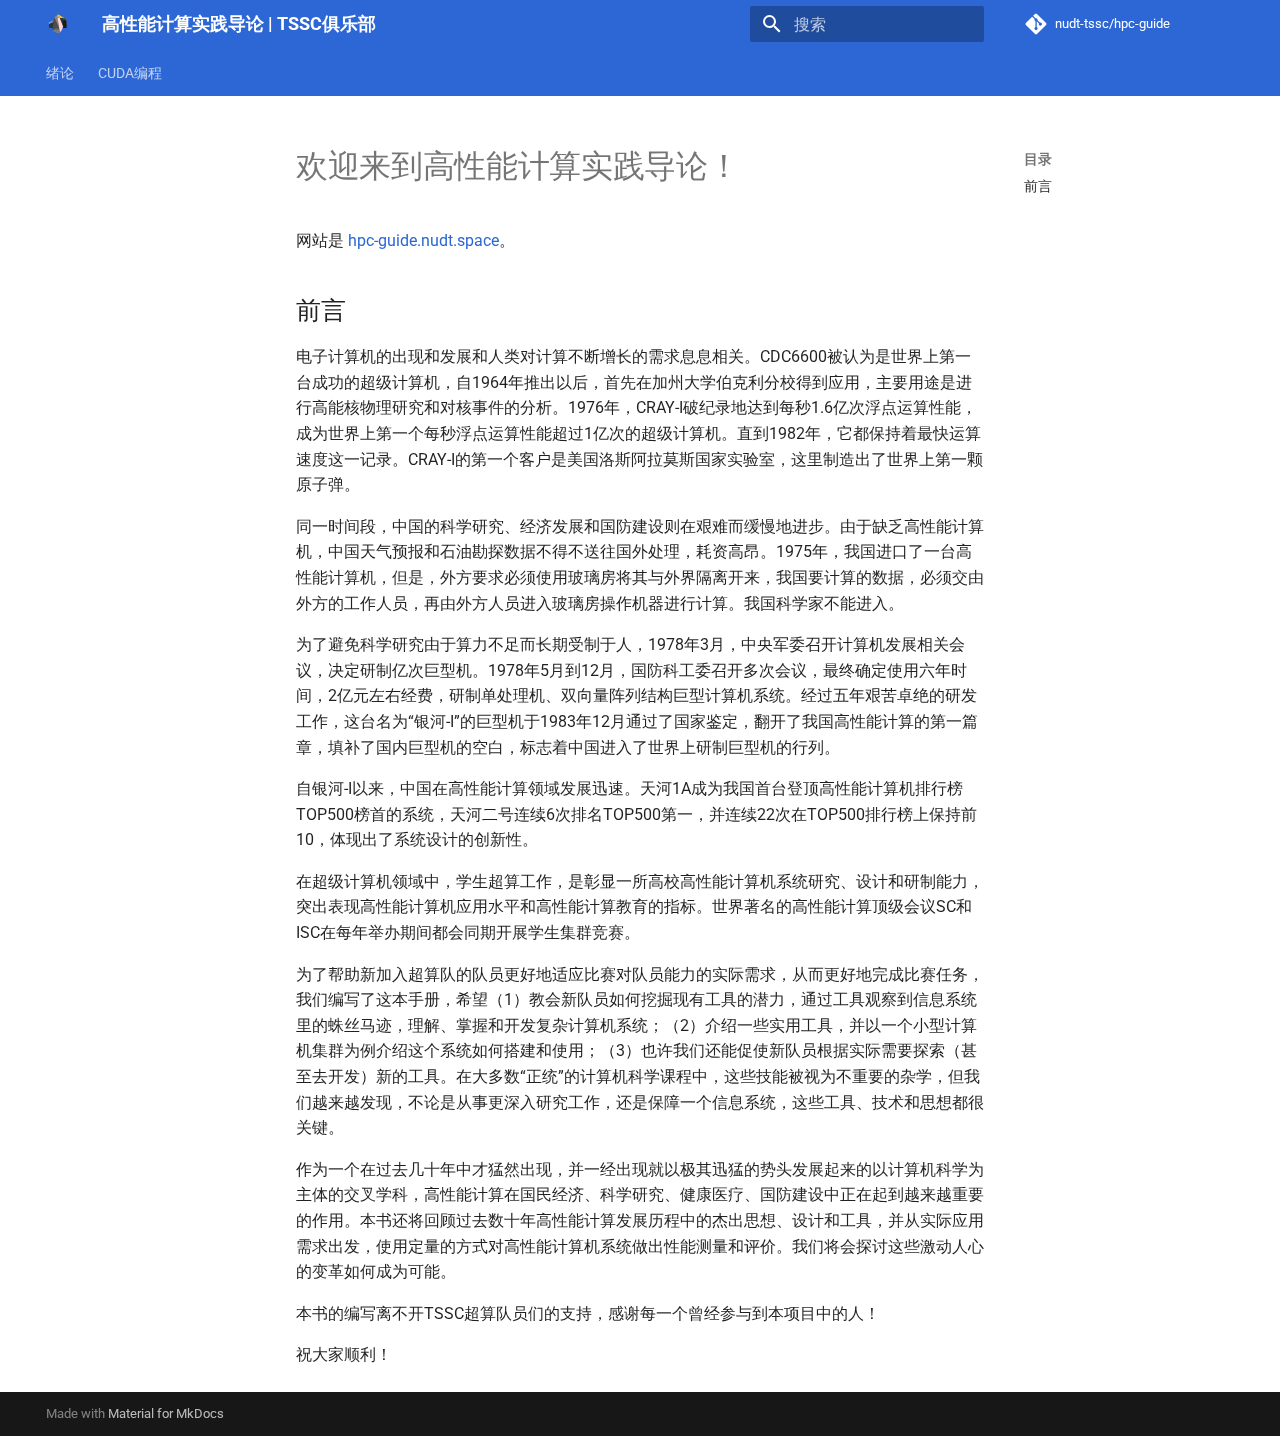
<file: site/index.html>
<!doctype html>
<html lang="zh" class="no-js">
  <head>
    
      <meta charset="utf-8">
      <meta name="viewport" content="width=device-width,initial-scale=1">
      
      
      
      
      
      
      <link rel="icon" href="assets/tssc.svg">
      <meta name="generator" content="mkdocs-1.6.1, mkdocs-material-9.6.15">
    
    
      
        <title>高性能计算实践导论 | TSSC俱乐部</title>
      
    
    
      <link rel="stylesheet" href="assets/stylesheets/main.342714a4.min.css">
      
        
        <link rel="stylesheet" href="assets/stylesheets/palette.06af60db.min.css">
      
      


    
    
      
    
    
      
        
        
        <link rel="preconnect" href="https://fonts.gstatic.com" crossorigin>
        <link rel="stylesheet" href="https://fonts.googleapis.com/css?family=Roboto:300,300i,400,400i,700,700i%7CRoboto+Mono:400,400i,700,700i&display=fallback">
        <style>:root{--md-text-font:"Roboto";--md-code-font:"Roboto Mono"}</style>
      
    
    
      <link rel="stylesheet" href="stylesheets/extra.css">
    
    <script>__md_scope=new URL(".",location),__md_hash=e=>[...e].reduce(((e,_)=>(e<<5)-e+_.charCodeAt(0)),0),__md_get=(e,_=localStorage,t=__md_scope)=>JSON.parse(_.getItem(t.pathname+"."+e)),__md_set=(e,_,t=localStorage,a=__md_scope)=>{try{t.setItem(a.pathname+"."+e,JSON.stringify(_))}catch(e){}}</script>
    
      

    
    
    
  </head>
  
  
    
    
    
    
    
    <body dir="ltr" data-md-color-scheme="default" data-md-color-primary="custom" data-md-color-accent="indigo">
  
    
    <input class="md-toggle" data-md-toggle="drawer" type="checkbox" id="__drawer" autocomplete="off">
    <input class="md-toggle" data-md-toggle="search" type="checkbox" id="__search" autocomplete="off">
    <label class="md-overlay" for="__drawer"></label>
    <div data-md-component="skip">
      
        
        <a href="#_1" class="md-skip">
          跳转至
        </a>
      
    </div>
    <div data-md-component="announce">
      
    </div>
    
    
      

<header class="md-header" data-md-component="header">
  <nav class="md-header__inner md-grid" aria-label="页眉">
    <a href="https://hpc-guide.nudt.space" title="高性能计算实践导论 | TSSC俱乐部" class="md-header__button md-logo" aria-label="高性能计算实践导论 | TSSC俱乐部" data-md-component="logo">
      
  <img src="assets/tssc.svg" alt="logo">

    </a>
    <label class="md-header__button md-icon" for="__drawer">
      
      <svg xmlns="http://www.w3.org/2000/svg" viewBox="0 0 24 24"><path d="M3 6h18v2H3zm0 5h18v2H3zm0 5h18v2H3z"/></svg>
    </label>
    <div class="md-header__title" data-md-component="header-title">
      <div class="md-header__ellipsis">
        <div class="md-header__topic">
          <span class="md-ellipsis">
            高性能计算实践导论 | TSSC俱乐部
          </span>
        </div>
        <div class="md-header__topic" data-md-component="header-topic">
          <span class="md-ellipsis">
            
              欢迎来到高性能计算实践导论！
            
          </span>
        </div>
      </div>
    </div>
    
      
    
    
    
    
      
      
        <label class="md-header__button md-icon" for="__search">
          
          <svg xmlns="http://www.w3.org/2000/svg" viewBox="0 0 24 24"><path d="M9.5 3A6.5 6.5 0 0 1 16 9.5c0 1.61-.59 3.09-1.56 4.23l.27.27h.79l5 5-1.5 1.5-5-5v-.79l-.27-.27A6.52 6.52 0 0 1 9.5 16 6.5 6.5 0 0 1 3 9.5 6.5 6.5 0 0 1 9.5 3m0 2C7 5 5 7 5 9.5S7 14 9.5 14 14 12 14 9.5 12 5 9.5 5"/></svg>
        </label>
        <div class="md-search" data-md-component="search" role="dialog">
  <label class="md-search__overlay" for="__search"></label>
  <div class="md-search__inner" role="search">
    <form class="md-search__form" name="search">
      <input type="text" class="md-search__input" name="query" aria-label="搜索" placeholder="搜索" autocapitalize="off" autocorrect="off" autocomplete="off" spellcheck="false" data-md-component="search-query" required>
      <label class="md-search__icon md-icon" for="__search">
        
        <svg xmlns="http://www.w3.org/2000/svg" viewBox="0 0 24 24"><path d="M9.5 3A6.5 6.5 0 0 1 16 9.5c0 1.61-.59 3.09-1.56 4.23l.27.27h.79l5 5-1.5 1.5-5-5v-.79l-.27-.27A6.52 6.52 0 0 1 9.5 16 6.5 6.5 0 0 1 3 9.5 6.5 6.5 0 0 1 9.5 3m0 2C7 5 5 7 5 9.5S7 14 9.5 14 14 12 14 9.5 12 5 9.5 5"/></svg>
        
        <svg xmlns="http://www.w3.org/2000/svg" viewBox="0 0 24 24"><path d="M20 11v2H8l5.5 5.5-1.42 1.42L4.16 12l7.92-7.92L13.5 5.5 8 11z"/></svg>
      </label>
      <nav class="md-search__options" aria-label="查找">
        
        <button type="reset" class="md-search__icon md-icon" title="清空当前内容" aria-label="清空当前内容" tabindex="-1">
          
          <svg xmlns="http://www.w3.org/2000/svg" viewBox="0 0 24 24"><path d="M19 6.41 17.59 5 12 10.59 6.41 5 5 6.41 10.59 12 5 17.59 6.41 19 12 13.41 17.59 19 19 17.59 13.41 12z"/></svg>
        </button>
      </nav>
      
        <div class="md-search__suggest" data-md-component="search-suggest"></div>
      
    </form>
    <div class="md-search__output">
      <div class="md-search__scrollwrap" tabindex="0" data-md-scrollfix>
        <div class="md-search-result" data-md-component="search-result">
          <div class="md-search-result__meta">
            正在初始化搜索引擎
          </div>
          <ol class="md-search-result__list" role="presentation"></ol>
        </div>
      </div>
    </div>
  </div>
</div>
      
    
    
      <div class="md-header__source">
        <a href="https://github.com/nudt-tssc/hpc-guide" title="前往仓库" class="md-source" data-md-component="source">
  <div class="md-source__icon md-icon">
    
    <svg xmlns="http://www.w3.org/2000/svg" viewBox="0 0 448 512"><!--! Font Awesome Free 6.7.2 by @fontawesome - https://fontawesome.com License - https://fontawesome.com/license/free (Icons: CC BY 4.0, Fonts: SIL OFL 1.1, Code: MIT License) Copyright 2024 Fonticons, Inc.--><path d="M439.55 236.05 244 40.45a28.87 28.87 0 0 0-40.81 0l-40.66 40.63 51.52 51.52c27.06-9.14 52.68 16.77 43.39 43.68l49.66 49.66c34.23-11.8 61.18 31 35.47 56.69-26.49 26.49-70.21-2.87-56-37.34L240.22 199v121.85c25.3 12.54 22.26 41.85 9.08 55a34.34 34.34 0 0 1-48.55 0c-17.57-17.6-11.07-46.91 11.25-56v-123c-20.8-8.51-24.6-30.74-18.64-45L142.57 101 8.45 235.14a28.86 28.86 0 0 0 0 40.81l195.61 195.6a28.86 28.86 0 0 0 40.8 0l194.69-194.69a28.86 28.86 0 0 0 0-40.81"/></svg>
  </div>
  <div class="md-source__repository">
    nudt-tssc/hpc-guide
  </div>
</a>
      </div>
    
  </nav>
  
</header>
    
    <div class="md-container" data-md-component="container">
      
      
        
          
            
<nav class="md-tabs" aria-label="标签" data-md-component="tabs">
  <div class="md-grid">
    <ul class="md-tabs__list">
      
        
  
  
  
  
    
    
      <li class="md-tabs__item">
        <a href="intro/lec1/" class="md-tabs__link">
          
  
  
  绪论

        </a>
      </li>
    
  

      
        
  
  
  
  
    
    
      <li class="md-tabs__item">
        <a href="cuda/lec1/" class="md-tabs__link">
          
  
  
  CUDA编程

        </a>
      </li>
    
  

      
    </ul>
  </div>
</nav>
          
        
      
      <main class="md-main" data-md-component="main">
        <div class="md-main__inner md-grid">
          
            
              
              <div class="md-sidebar md-sidebar--primary" data-md-component="sidebar" data-md-type="navigation" >
                <div class="md-sidebar__scrollwrap">
                  <div class="md-sidebar__inner">
                    


  


<nav class="md-nav md-nav--primary md-nav--lifted" aria-label="导航栏" data-md-level="0">
  <label class="md-nav__title" for="__drawer">
    <a href="https://hpc-guide.nudt.space" title="高性能计算实践导论 | TSSC俱乐部" class="md-nav__button md-logo" aria-label="高性能计算实践导论 | TSSC俱乐部" data-md-component="logo">
      
  <img src="assets/tssc.svg" alt="logo">

    </a>
    高性能计算实践导论 | TSSC俱乐部
  </label>
  
    <div class="md-nav__source">
      <a href="https://github.com/nudt-tssc/hpc-guide" title="前往仓库" class="md-source" data-md-component="source">
  <div class="md-source__icon md-icon">
    
    <svg xmlns="http://www.w3.org/2000/svg" viewBox="0 0 448 512"><!--! Font Awesome Free 6.7.2 by @fontawesome - https://fontawesome.com License - https://fontawesome.com/license/free (Icons: CC BY 4.0, Fonts: SIL OFL 1.1, Code: MIT License) Copyright 2024 Fonticons, Inc.--><path d="M439.55 236.05 244 40.45a28.87 28.87 0 0 0-40.81 0l-40.66 40.63 51.52 51.52c27.06-9.14 52.68 16.77 43.39 43.68l49.66 49.66c34.23-11.8 61.18 31 35.47 56.69-26.49 26.49-70.21-2.87-56-37.34L240.22 199v121.85c25.3 12.54 22.26 41.85 9.08 55a34.34 34.34 0 0 1-48.55 0c-17.57-17.6-11.07-46.91 11.25-56v-123c-20.8-8.51-24.6-30.74-18.64-45L142.57 101 8.45 235.14a28.86 28.86 0 0 0 0 40.81l195.61 195.6a28.86 28.86 0 0 0 40.8 0l194.69-194.69a28.86 28.86 0 0 0 0-40.81"/></svg>
  </div>
  <div class="md-source__repository">
    nudt-tssc/hpc-guide
  </div>
</a>
    </div>
  
  <ul class="md-nav__list" data-md-scrollfix>
    
      
      
  
  
  
  
    
    
    
    
      
      
    
    
    <li class="md-nav__item md-nav__item--nested">
      
        
        
        <input class="md-nav__toggle md-toggle " type="checkbox" id="__nav_1" >
        
          
          <label class="md-nav__link" for="__nav_1" id="__nav_1_label" tabindex="0">
            
  
  
  <span class="md-ellipsis">
    绪论
    
  </span>
  

            <span class="md-nav__icon md-icon"></span>
          </label>
        
        <nav class="md-nav" data-md-level="1" aria-labelledby="__nav_1_label" aria-expanded="false">
          <label class="md-nav__title" for="__nav_1">
            <span class="md-nav__icon md-icon"></span>
            绪论
          </label>
          <ul class="md-nav__list" data-md-scrollfix>
            
              
                
  
  
  
  
    <li class="md-nav__item">
      <a href="intro/lec1/" class="md-nav__link">
        
  
  
  <span class="md-ellipsis">
    高性能计算的基本概念
    
  </span>
  

      </a>
    </li>
  

              
            
          </ul>
        </nav>
      
    </li>
  

    
      
      
  
  
  
  
    
    
    
    
      
      
    
    
    <li class="md-nav__item md-nav__item--nested">
      
        
        
        <input class="md-nav__toggle md-toggle " type="checkbox" id="__nav_2" >
        
          
          <label class="md-nav__link" for="__nav_2" id="__nav_2_label" tabindex="0">
            
  
  
  <span class="md-ellipsis">
    CUDA编程
    
  </span>
  

            <span class="md-nav__icon md-icon"></span>
          </label>
        
        <nav class="md-nav" data-md-level="1" aria-labelledby="__nav_2_label" aria-expanded="false">
          <label class="md-nav__title" for="__nav_2">
            <span class="md-nav__icon md-icon"></span>
            CUDA编程
          </label>
          <ul class="md-nav__list" data-md-scrollfix>
            
              
                
  
  
  
  
    <li class="md-nav__item">
      <a href="cuda/lec1/" class="md-nav__link">
        
  
  
  <span class="md-ellipsis">
    CUDA编程模型
    
  </span>
  

      </a>
    </li>
  

              
            
          </ul>
        </nav>
      
    </li>
  

    
  </ul>
</nav>
                  </div>
                </div>
              </div>
            
            
              
              <div class="md-sidebar md-sidebar--secondary" data-md-component="sidebar" data-md-type="toc" >
                <div class="md-sidebar__scrollwrap">
                  <div class="md-sidebar__inner">
                    

<nav class="md-nav md-nav--secondary" aria-label="目录">
  
  
  
    
  
  
    <label class="md-nav__title" for="__toc">
      <span class="md-nav__icon md-icon"></span>
      目录
    </label>
    <ul class="md-nav__list" data-md-component="toc" data-md-scrollfix>
      
        <li class="md-nav__item">
  <a href="#_2" class="md-nav__link">
    <span class="md-ellipsis">
      前言
    </span>
  </a>
  
</li>
      
    </ul>
  
</nav>
                  </div>
                </div>
              </div>
            
          
          
            <div class="md-content" data-md-component="content">
              <article class="md-content__inner md-typeset">
                
                  


  
  


<h1 id="_1">欢迎来到高性能计算实践导论！</h1>
<p>网站是 <a href="https://hpc-guide.nudt.space">hpc-guide.nudt.space</a>。</p>
<h2 id="_2">前言</h2>
<p>电子计算机的出现和发展和人类对计算不断增长的需求息息相关。CDC6600被认为是世界上第一台成功的超级计算机，自1964年推出以后，首先在加州大学伯克利分校得到应用，主要用途是进行高能核物理研究和对核事件的分析。1976年，CRAY-I破纪录地达到每秒1.6亿次浮点运算性能，成为世界上第一个每秒浮点运算性能超过1亿次的超级计算机。直到1982年，它都保持着最快运算速度这一记录。CRAY-I的第一个客户是美国洛斯阿拉莫斯国家实验室，这里制造出了世界上第一颗原子弹。</p>
<p>同一时间段，中国的科学研究、经济发展和国防建设则在艰难而缓慢地进步。由于缺乏高性能计算机，中国天气预报和石油勘探数据不得不送往国外处理，耗资高昂。1975年，我国进口了一台高性能计算机，但是，外方要求必须使用玻璃房将其与外界隔离开来，我国要计算的数据，必须交由外方的工作人员，再由外方人员进入玻璃房操作机器进行计算。我国科学家不能进入。</p>
<p>为了避免科学研究由于算力不足而长期受制于人，1978年3月，中央军委召开计算机发展相关会议，决定研制亿次巨型机。1978年5月到12月，国防科工委召开多次会议，最终确定使用六年时间，2亿元左右经费，研制单处理机、双向量阵列结构巨型计算机系统。经过五年艰苦卓绝的研发工作，这台名为“银河-I”的巨型机于1983年12月通过了国家鉴定，翻开了我国高性能计算的第一篇章，填补了国内巨型机的空白，标志着中国进入了世界上研制巨型机的行列。</p>
<p>自银河-I以来，中国在高性能计算领域发展迅速。天河1A成为我国首台登顶高性能计算机排行榜TOP500榜首的系统，天河二号连续6次排名TOP500第一，并连续22次在TOP500排行榜上保持前10，体现出了系统设计的创新性。</p>
<p>在超级计算机领域中，学生超算工作，是彰显一所高校高性能计算机系统研究、设计和研制能力，突出表现高性能计算机应用水平和高性能计算教育的指标。世界著名的高性能计算顶级会议SC和ISC在每年举办期间都会同期开展学生集群竞赛。</p>
<p>为了帮助新加入超算队的队员更好地适应比赛对队员能力的实际需求，从而更好地完成比赛任务，我们编写了这本手册，希望（1）教会新队员如何挖掘现有工具的潜力，通过工具观察到信息系统里的蛛丝马迹，理解、掌握和开发复杂计算机系统；（2）介绍一些实用工具，并以一个小型计算机集群为例介绍这个系统如何搭建和使用；（3）也许我们还能促使新队员根据实际需要探索（甚至去开发）新的工具。在大多数“正统”的计算机科学课程中，这些技能被视为不重要的杂学，但我们越来越发现，不论是从事更深入研究工作，还是保障一个信息系统，这些工具、技术和思想都很关键。</p>
<p>作为一个在过去几十年中才猛然出现，并一经出现就以极其迅猛的势头发展起来的以计算机科学为主体的交叉学科，高性能计算在国民经济、科学研究、健康医疗、国防建设中正在起到越来越重要的作用。本书还将回顾过去数十年高性能计算发展历程中的杰出思想、设计和工具，并从实际应用需求出发，使用定量的方式对高性能计算机系统做出性能测量和评价。我们将会探讨这些激动人心的变革如何成为可能。</p>
<p>本书的编写离不开TSSC超算队员们的支持，感谢每一个曾经参与到本项目中的人！</p>
<p>祝大家顺利！</p>












                
              </article>
            </div>
          
          
  <script>var tabs=__md_get("__tabs");if(Array.isArray(tabs))e:for(var set of document.querySelectorAll(".tabbed-set")){var labels=set.querySelector(".tabbed-labels");for(var tab of tabs)for(var label of labels.getElementsByTagName("label"))if(label.innerText.trim()===tab){var input=document.getElementById(label.htmlFor);input.checked=!0;continue e}}</script>

<script>var target=document.getElementById(location.hash.slice(1));target&&target.name&&(target.checked=target.name.startsWith("__tabbed_"))</script>
        </div>
        
      </main>
      
        <footer class="md-footer">
  
  <div class="md-footer-meta md-typeset">
    <div class="md-footer-meta__inner md-grid">
      <div class="md-copyright">
  
  
    Made with
    <a href="https://squidfunk.github.io/mkdocs-material/" target="_blank" rel="noopener">
      Material for MkDocs
    </a>
  
</div>
      
    </div>
  </div>
</footer>
      
    </div>
    <div class="md-dialog" data-md-component="dialog">
      <div class="md-dialog__inner md-typeset"></div>
    </div>
    
    
    
      
      <script id="__config" type="application/json">{"base": ".", "features": ["navigation.tabs", "navigation.path", "search.suggest", "content.tabs.link"], "search": "assets/javascripts/workers/search.d50fe291.min.js", "tags": null, "translations": {"clipboard.copied": "\u5df2\u590d\u5236", "clipboard.copy": "\u590d\u5236", "search.result.more.one": "\u5728\u8be5\u9875\u4e0a\u8fd8\u6709 1 \u4e2a\u7b26\u5408\u6761\u4ef6\u7684\u7ed3\u679c", "search.result.more.other": "\u5728\u8be5\u9875\u4e0a\u8fd8\u6709 # \u4e2a\u7b26\u5408\u6761\u4ef6\u7684\u7ed3\u679c", "search.result.none": "\u6ca1\u6709\u627e\u5230\u7b26\u5408\u6761\u4ef6\u7684\u7ed3\u679c", "search.result.one": "\u627e\u5230 1 \u4e2a\u7b26\u5408\u6761\u4ef6\u7684\u7ed3\u679c", "search.result.other": "# \u4e2a\u7b26\u5408\u6761\u4ef6\u7684\u7ed3\u679c", "search.result.placeholder": "\u952e\u5165\u4ee5\u5f00\u59cb\u641c\u7d22", "search.result.term.missing": "\u7f3a\u5c11", "select.version": "\u9009\u62e9\u5f53\u524d\u7248\u672c"}, "version": null}</script>
    
    
      <script src="assets/javascripts/bundle.56ea9cef.min.js"></script>
      
    
  </body>
</html>
</file>
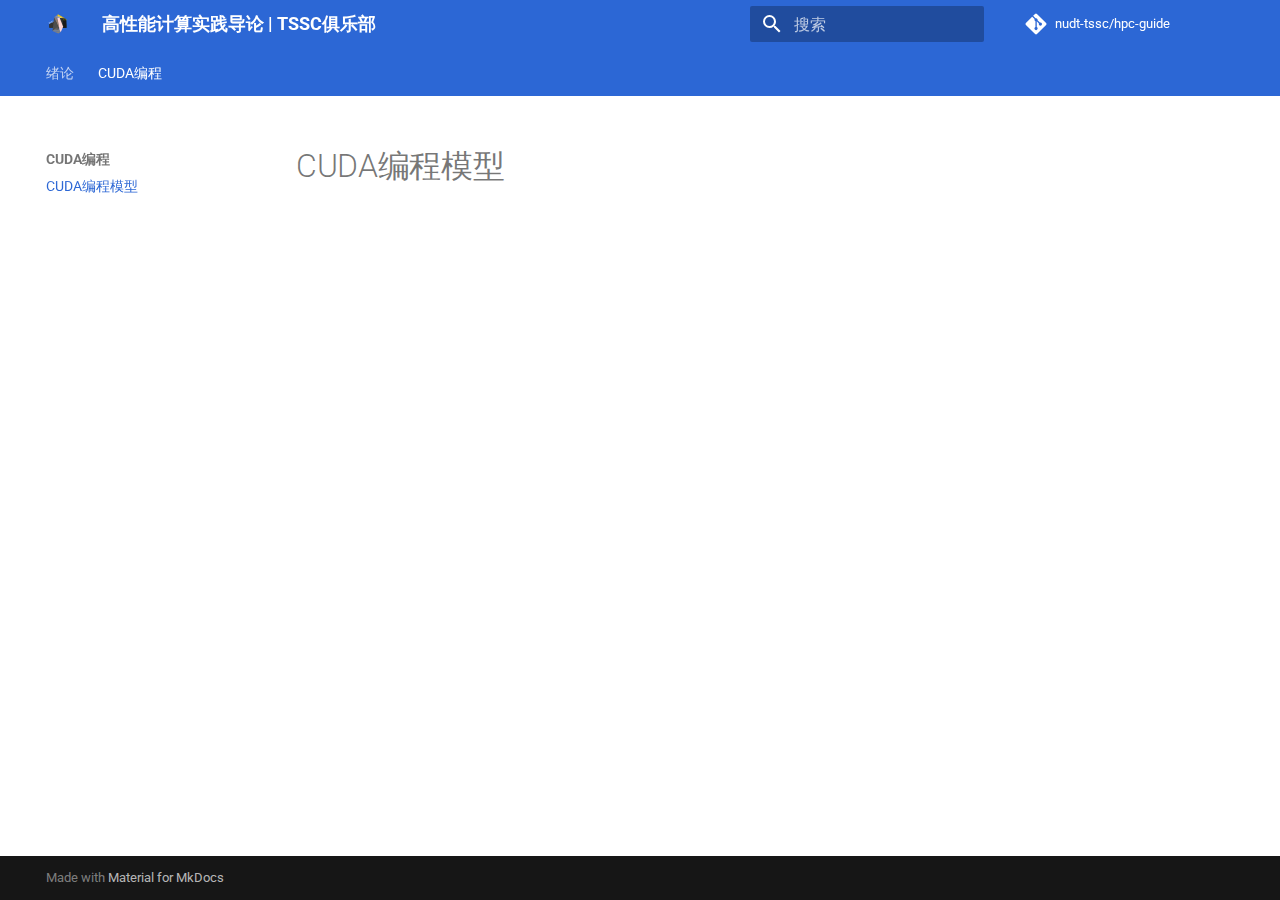
<file: site/cuda/lec1/index.html>
<!doctype html>
<html lang="zh" class="no-js">
  <head>
    
      <meta charset="utf-8">
      <meta name="viewport" content="width=device-width,initial-scale=1">
      
      
      
      
        <link rel="prev" href="../../intro/lec1/">
      
      
      
      <link rel="icon" href="../../assets/tssc.svg">
      <meta name="generator" content="mkdocs-1.6.1, mkdocs-material-9.6.15">
    
    
      
        <title>CUDA编程模型 - 高性能计算实践导论 | TSSC俱乐部</title>
      
    
    
      <link rel="stylesheet" href="../../assets/stylesheets/main.342714a4.min.css">
      
        
        <link rel="stylesheet" href="../../assets/stylesheets/palette.06af60db.min.css">
      
      


    
    
      
    
    
      
        
        
        <link rel="preconnect" href="https://fonts.gstatic.com" crossorigin>
        <link rel="stylesheet" href="https://fonts.googleapis.com/css?family=Roboto:300,300i,400,400i,700,700i%7CRoboto+Mono:400,400i,700,700i&display=fallback">
        <style>:root{--md-text-font:"Roboto";--md-code-font:"Roboto Mono"}</style>
      
    
    
      <link rel="stylesheet" href="../../stylesheets/extra.css">
    
    <script>__md_scope=new URL("../..",location),__md_hash=e=>[...e].reduce(((e,_)=>(e<<5)-e+_.charCodeAt(0)),0),__md_get=(e,_=localStorage,t=__md_scope)=>JSON.parse(_.getItem(t.pathname+"."+e)),__md_set=(e,_,t=localStorage,a=__md_scope)=>{try{t.setItem(a.pathname+"."+e,JSON.stringify(_))}catch(e){}}</script>
    
      

    
    
    
  </head>
  
  
    
    
    
    
    
    <body dir="ltr" data-md-color-scheme="default" data-md-color-primary="custom" data-md-color-accent="indigo">
  
    
    <input class="md-toggle" data-md-toggle="drawer" type="checkbox" id="__drawer" autocomplete="off">
    <input class="md-toggle" data-md-toggle="search" type="checkbox" id="__search" autocomplete="off">
    <label class="md-overlay" for="__drawer"></label>
    <div data-md-component="skip">
      
    </div>
    <div data-md-component="announce">
      
    </div>
    
    
      

<header class="md-header" data-md-component="header">
  <nav class="md-header__inner md-grid" aria-label="页眉">
    <a href="https://hpc-guide.nudt.space" title="高性能计算实践导论 | TSSC俱乐部" class="md-header__button md-logo" aria-label="高性能计算实践导论 | TSSC俱乐部" data-md-component="logo">
      
  <img src="../../assets/tssc.svg" alt="logo">

    </a>
    <label class="md-header__button md-icon" for="__drawer">
      
      <svg xmlns="http://www.w3.org/2000/svg" viewBox="0 0 24 24"><path d="M3 6h18v2H3zm0 5h18v2H3zm0 5h18v2H3z"/></svg>
    </label>
    <div class="md-header__title" data-md-component="header-title">
      <div class="md-header__ellipsis">
        <div class="md-header__topic">
          <span class="md-ellipsis">
            高性能计算实践导论 | TSSC俱乐部
          </span>
        </div>
        <div class="md-header__topic" data-md-component="header-topic">
          <span class="md-ellipsis">
            
              CUDA编程模型
            
          </span>
        </div>
      </div>
    </div>
    
      
    
    
    
    
      
      
        <label class="md-header__button md-icon" for="__search">
          
          <svg xmlns="http://www.w3.org/2000/svg" viewBox="0 0 24 24"><path d="M9.5 3A6.5 6.5 0 0 1 16 9.5c0 1.61-.59 3.09-1.56 4.23l.27.27h.79l5 5-1.5 1.5-5-5v-.79l-.27-.27A6.52 6.52 0 0 1 9.5 16 6.5 6.5 0 0 1 3 9.5 6.5 6.5 0 0 1 9.5 3m0 2C7 5 5 7 5 9.5S7 14 9.5 14 14 12 14 9.5 12 5 9.5 5"/></svg>
        </label>
        <div class="md-search" data-md-component="search" role="dialog">
  <label class="md-search__overlay" for="__search"></label>
  <div class="md-search__inner" role="search">
    <form class="md-search__form" name="search">
      <input type="text" class="md-search__input" name="query" aria-label="搜索" placeholder="搜索" autocapitalize="off" autocorrect="off" autocomplete="off" spellcheck="false" data-md-component="search-query" required>
      <label class="md-search__icon md-icon" for="__search">
        
        <svg xmlns="http://www.w3.org/2000/svg" viewBox="0 0 24 24"><path d="M9.5 3A6.5 6.5 0 0 1 16 9.5c0 1.61-.59 3.09-1.56 4.23l.27.27h.79l5 5-1.5 1.5-5-5v-.79l-.27-.27A6.52 6.52 0 0 1 9.5 16 6.5 6.5 0 0 1 3 9.5 6.5 6.5 0 0 1 9.5 3m0 2C7 5 5 7 5 9.5S7 14 9.5 14 14 12 14 9.5 12 5 9.5 5"/></svg>
        
        <svg xmlns="http://www.w3.org/2000/svg" viewBox="0 0 24 24"><path d="M20 11v2H8l5.5 5.5-1.42 1.42L4.16 12l7.92-7.92L13.5 5.5 8 11z"/></svg>
      </label>
      <nav class="md-search__options" aria-label="查找">
        
        <button type="reset" class="md-search__icon md-icon" title="清空当前内容" aria-label="清空当前内容" tabindex="-1">
          
          <svg xmlns="http://www.w3.org/2000/svg" viewBox="0 0 24 24"><path d="M19 6.41 17.59 5 12 10.59 6.41 5 5 6.41 10.59 12 5 17.59 6.41 19 12 13.41 17.59 19 19 17.59 13.41 12z"/></svg>
        </button>
      </nav>
      
        <div class="md-search__suggest" data-md-component="search-suggest"></div>
      
    </form>
    <div class="md-search__output">
      <div class="md-search__scrollwrap" tabindex="0" data-md-scrollfix>
        <div class="md-search-result" data-md-component="search-result">
          <div class="md-search-result__meta">
            正在初始化搜索引擎
          </div>
          <ol class="md-search-result__list" role="presentation"></ol>
        </div>
      </div>
    </div>
  </div>
</div>
      
    
    
      <div class="md-header__source">
        <a href="https://github.com/nudt-tssc/hpc-guide" title="前往仓库" class="md-source" data-md-component="source">
  <div class="md-source__icon md-icon">
    
    <svg xmlns="http://www.w3.org/2000/svg" viewBox="0 0 448 512"><!--! Font Awesome Free 6.7.2 by @fontawesome - https://fontawesome.com License - https://fontawesome.com/license/free (Icons: CC BY 4.0, Fonts: SIL OFL 1.1, Code: MIT License) Copyright 2024 Fonticons, Inc.--><path d="M439.55 236.05 244 40.45a28.87 28.87 0 0 0-40.81 0l-40.66 40.63 51.52 51.52c27.06-9.14 52.68 16.77 43.39 43.68l49.66 49.66c34.23-11.8 61.18 31 35.47 56.69-26.49 26.49-70.21-2.87-56-37.34L240.22 199v121.85c25.3 12.54 22.26 41.85 9.08 55a34.34 34.34 0 0 1-48.55 0c-17.57-17.6-11.07-46.91 11.25-56v-123c-20.8-8.51-24.6-30.74-18.64-45L142.57 101 8.45 235.14a28.86 28.86 0 0 0 0 40.81l195.61 195.6a28.86 28.86 0 0 0 40.8 0l194.69-194.69a28.86 28.86 0 0 0 0-40.81"/></svg>
  </div>
  <div class="md-source__repository">
    nudt-tssc/hpc-guide
  </div>
</a>
      </div>
    
  </nav>
  
</header>
    
    <div class="md-container" data-md-component="container">
      
      
        
          
            
<nav class="md-tabs" aria-label="标签" data-md-component="tabs">
  <div class="md-grid">
    <ul class="md-tabs__list">
      
        
  
  
  
  
    
    
      <li class="md-tabs__item">
        <a href="../../intro/lec1/" class="md-tabs__link">
          
  
  
  绪论

        </a>
      </li>
    
  

      
        
  
  
  
    
  
  
    
    
      <li class="md-tabs__item md-tabs__item--active">
        <a href="./" class="md-tabs__link">
          
  
  
  CUDA编程

        </a>
      </li>
    
  

      
    </ul>
  </div>
</nav>
          
        
      
      <main class="md-main" data-md-component="main">
        <div class="md-main__inner md-grid">
          
            
              
              <div class="md-sidebar md-sidebar--primary" data-md-component="sidebar" data-md-type="navigation" >
                <div class="md-sidebar__scrollwrap">
                  <div class="md-sidebar__inner">
                    


  


<nav class="md-nav md-nav--primary md-nav--lifted" aria-label="导航栏" data-md-level="0">
  <label class="md-nav__title" for="__drawer">
    <a href="https://hpc-guide.nudt.space" title="高性能计算实践导论 | TSSC俱乐部" class="md-nav__button md-logo" aria-label="高性能计算实践导论 | TSSC俱乐部" data-md-component="logo">
      
  <img src="../../assets/tssc.svg" alt="logo">

    </a>
    高性能计算实践导论 | TSSC俱乐部
  </label>
  
    <div class="md-nav__source">
      <a href="https://github.com/nudt-tssc/hpc-guide" title="前往仓库" class="md-source" data-md-component="source">
  <div class="md-source__icon md-icon">
    
    <svg xmlns="http://www.w3.org/2000/svg" viewBox="0 0 448 512"><!--! Font Awesome Free 6.7.2 by @fontawesome - https://fontawesome.com License - https://fontawesome.com/license/free (Icons: CC BY 4.0, Fonts: SIL OFL 1.1, Code: MIT License) Copyright 2024 Fonticons, Inc.--><path d="M439.55 236.05 244 40.45a28.87 28.87 0 0 0-40.81 0l-40.66 40.63 51.52 51.52c27.06-9.14 52.68 16.77 43.39 43.68l49.66 49.66c34.23-11.8 61.18 31 35.47 56.69-26.49 26.49-70.21-2.87-56-37.34L240.22 199v121.85c25.3 12.54 22.26 41.85 9.08 55a34.34 34.34 0 0 1-48.55 0c-17.57-17.6-11.07-46.91 11.25-56v-123c-20.8-8.51-24.6-30.74-18.64-45L142.57 101 8.45 235.14a28.86 28.86 0 0 0 0 40.81l195.61 195.6a28.86 28.86 0 0 0 40.8 0l194.69-194.69a28.86 28.86 0 0 0 0-40.81"/></svg>
  </div>
  <div class="md-source__repository">
    nudt-tssc/hpc-guide
  </div>
</a>
    </div>
  
  <ul class="md-nav__list" data-md-scrollfix>
    
      
      
  
  
  
  
    
    
    
    
      
      
    
    
    <li class="md-nav__item md-nav__item--nested">
      
        
        
        <input class="md-nav__toggle md-toggle " type="checkbox" id="__nav_1" >
        
          
          <label class="md-nav__link" for="__nav_1" id="__nav_1_label" tabindex="0">
            
  
  
  <span class="md-ellipsis">
    绪论
    
  </span>
  

            <span class="md-nav__icon md-icon"></span>
          </label>
        
        <nav class="md-nav" data-md-level="1" aria-labelledby="__nav_1_label" aria-expanded="false">
          <label class="md-nav__title" for="__nav_1">
            <span class="md-nav__icon md-icon"></span>
            绪论
          </label>
          <ul class="md-nav__list" data-md-scrollfix>
            
              
                
  
  
  
  
    <li class="md-nav__item">
      <a href="../../intro/lec1/" class="md-nav__link">
        
  
  
  <span class="md-ellipsis">
    高性能计算的基本概念
    
  </span>
  

      </a>
    </li>
  

              
            
          </ul>
        </nav>
      
    </li>
  

    
      
      
  
  
    
  
  
  
    
    
    
    
      
        
        
      
      
    
    
    <li class="md-nav__item md-nav__item--active md-nav__item--section md-nav__item--nested">
      
        
        
        <input class="md-nav__toggle md-toggle " type="checkbox" id="__nav_2" checked>
        
          
          <label class="md-nav__link" for="__nav_2" id="__nav_2_label" tabindex="">
            
  
  
  <span class="md-ellipsis">
    CUDA编程
    
  </span>
  

            <span class="md-nav__icon md-icon"></span>
          </label>
        
        <nav class="md-nav" data-md-level="1" aria-labelledby="__nav_2_label" aria-expanded="true">
          <label class="md-nav__title" for="__nav_2">
            <span class="md-nav__icon md-icon"></span>
            CUDA编程
          </label>
          <ul class="md-nav__list" data-md-scrollfix>
            
              
                
  
  
    
  
  
  
    <li class="md-nav__item md-nav__item--active">
      
      <input class="md-nav__toggle md-toggle" type="checkbox" id="__toc">
      
      
      
      <a href="./" class="md-nav__link md-nav__link--active">
        
  
  
  <span class="md-ellipsis">
    CUDA编程模型
    
  </span>
  

      </a>
      
    </li>
  

              
            
          </ul>
        </nav>
      
    </li>
  

    
  </ul>
</nav>
                  </div>
                </div>
              </div>
            
            
              
              <div class="md-sidebar md-sidebar--secondary" data-md-component="sidebar" data-md-type="toc" >
                <div class="md-sidebar__scrollwrap">
                  <div class="md-sidebar__inner">
                    

<nav class="md-nav md-nav--secondary" aria-label="目录">
  
  
  
  
</nav>
                  </div>
                </div>
              </div>
            
          
          
            <div class="md-content" data-md-component="content">
              <article class="md-content__inner md-typeset">
                
                  


  
  


  <h1>CUDA编程模型</h1>














                
              </article>
            </div>
          
          
  <script>var tabs=__md_get("__tabs");if(Array.isArray(tabs))e:for(var set of document.querySelectorAll(".tabbed-set")){var labels=set.querySelector(".tabbed-labels");for(var tab of tabs)for(var label of labels.getElementsByTagName("label"))if(label.innerText.trim()===tab){var input=document.getElementById(label.htmlFor);input.checked=!0;continue e}}</script>

<script>var target=document.getElementById(location.hash.slice(1));target&&target.name&&(target.checked=target.name.startsWith("__tabbed_"))</script>
        </div>
        
      </main>
      
        <footer class="md-footer">
  
  <div class="md-footer-meta md-typeset">
    <div class="md-footer-meta__inner md-grid">
      <div class="md-copyright">
  
  
    Made with
    <a href="https://squidfunk.github.io/mkdocs-material/" target="_blank" rel="noopener">
      Material for MkDocs
    </a>
  
</div>
      
    </div>
  </div>
</footer>
      
    </div>
    <div class="md-dialog" data-md-component="dialog">
      <div class="md-dialog__inner md-typeset"></div>
    </div>
    
    
    
      
      <script id="__config" type="application/json">{"base": "../..", "features": ["navigation.tabs", "navigation.path", "search.suggest", "content.tabs.link"], "search": "../../assets/javascripts/workers/search.d50fe291.min.js", "tags": null, "translations": {"clipboard.copied": "\u5df2\u590d\u5236", "clipboard.copy": "\u590d\u5236", "search.result.more.one": "\u5728\u8be5\u9875\u4e0a\u8fd8\u6709 1 \u4e2a\u7b26\u5408\u6761\u4ef6\u7684\u7ed3\u679c", "search.result.more.other": "\u5728\u8be5\u9875\u4e0a\u8fd8\u6709 # \u4e2a\u7b26\u5408\u6761\u4ef6\u7684\u7ed3\u679c", "search.result.none": "\u6ca1\u6709\u627e\u5230\u7b26\u5408\u6761\u4ef6\u7684\u7ed3\u679c", "search.result.one": "\u627e\u5230 1 \u4e2a\u7b26\u5408\u6761\u4ef6\u7684\u7ed3\u679c", "search.result.other": "# \u4e2a\u7b26\u5408\u6761\u4ef6\u7684\u7ed3\u679c", "search.result.placeholder": "\u952e\u5165\u4ee5\u5f00\u59cb\u641c\u7d22", "search.result.term.missing": "\u7f3a\u5c11", "select.version": "\u9009\u62e9\u5f53\u524d\u7248\u672c"}, "version": null}</script>
    
    
      <script src="../../assets/javascripts/bundle.56ea9cef.min.js"></script>
      
    
  </body>
</html>
</file>
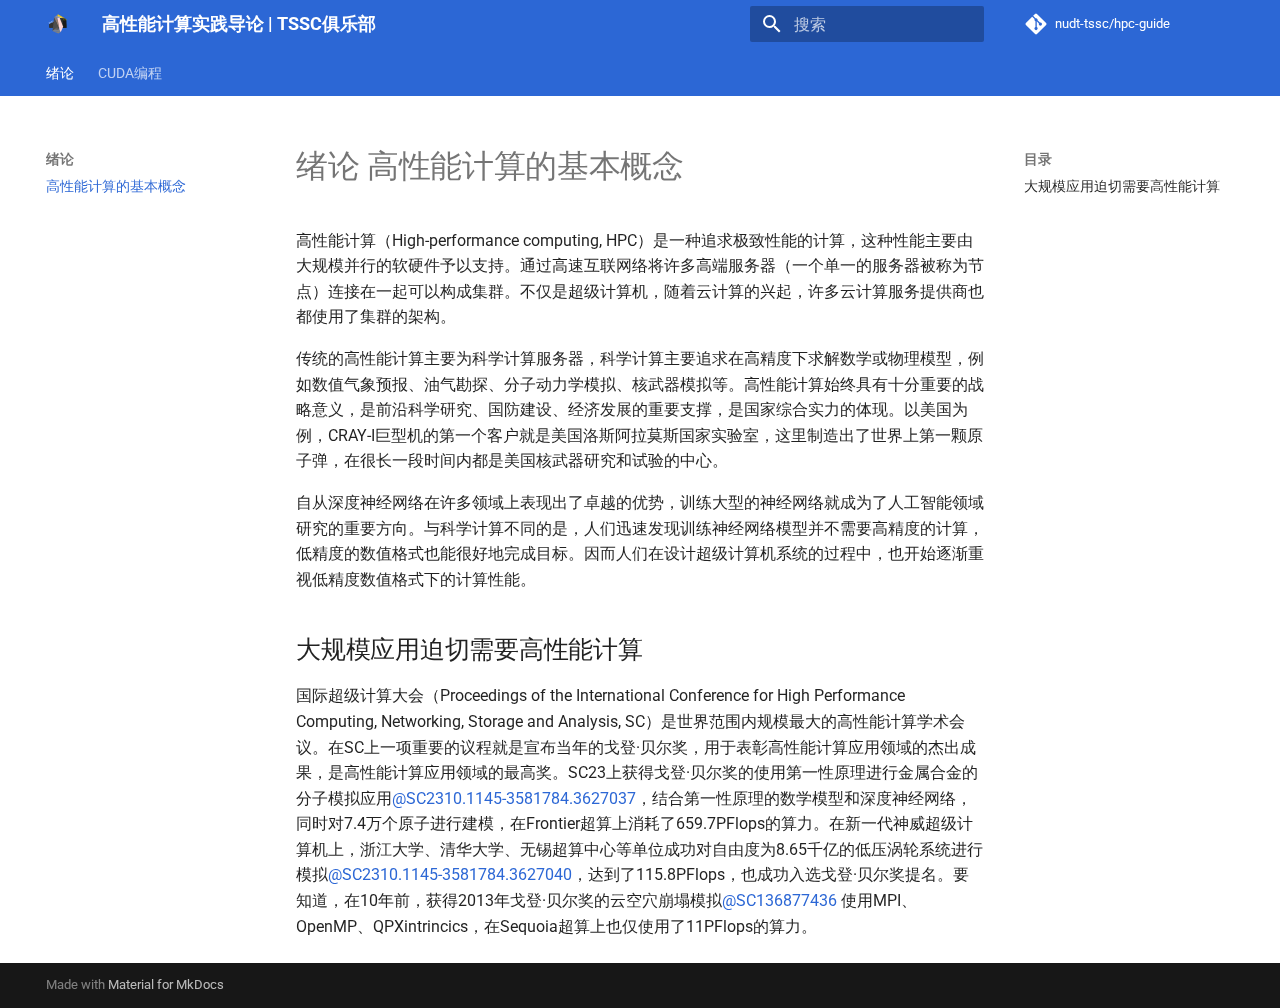
<file: site/intro/lec1/index.html>
<!doctype html>
<html lang="zh" class="no-js">
  <head>
    
      <meta charset="utf-8">
      <meta name="viewport" content="width=device-width,initial-scale=1">
      
      
      
      
      
        <link rel="next" href="../../cuda/lec1/">
      
      
      <link rel="icon" href="../../assets/tssc.svg">
      <meta name="generator" content="mkdocs-1.6.1, mkdocs-material-9.6.15">
    
    
      
        <title>高性能计算的基本概念 - 高性能计算实践导论 | TSSC俱乐部</title>
      
    
    
      <link rel="stylesheet" href="../../assets/stylesheets/main.342714a4.min.css">
      
        
        <link rel="stylesheet" href="../../assets/stylesheets/palette.06af60db.min.css">
      
      


    
    
      
    
    
      
        
        
        <link rel="preconnect" href="https://fonts.gstatic.com" crossorigin>
        <link rel="stylesheet" href="https://fonts.googleapis.com/css?family=Roboto:300,300i,400,400i,700,700i%7CRoboto+Mono:400,400i,700,700i&display=fallback">
        <style>:root{--md-text-font:"Roboto";--md-code-font:"Roboto Mono"}</style>
      
    
    
      <link rel="stylesheet" href="../../stylesheets/extra.css">
    
    <script>__md_scope=new URL("../..",location),__md_hash=e=>[...e].reduce(((e,_)=>(e<<5)-e+_.charCodeAt(0)),0),__md_get=(e,_=localStorage,t=__md_scope)=>JSON.parse(_.getItem(t.pathname+"."+e)),__md_set=(e,_,t=localStorage,a=__md_scope)=>{try{t.setItem(a.pathname+"."+e,JSON.stringify(_))}catch(e){}}</script>
    
      

    
    
    
  </head>
  
  
    
    
    
    
    
    <body dir="ltr" data-md-color-scheme="default" data-md-color-primary="custom" data-md-color-accent="indigo">
  
    
    <input class="md-toggle" data-md-toggle="drawer" type="checkbox" id="__drawer" autocomplete="off">
    <input class="md-toggle" data-md-toggle="search" type="checkbox" id="__search" autocomplete="off">
    <label class="md-overlay" for="__drawer"></label>
    <div data-md-component="skip">
      
        
        <a href="#_1" class="md-skip">
          跳转至
        </a>
      
    </div>
    <div data-md-component="announce">
      
    </div>
    
    
      

<header class="md-header" data-md-component="header">
  <nav class="md-header__inner md-grid" aria-label="页眉">
    <a href="https://hpc-guide.nudt.space" title="高性能计算实践导论 | TSSC俱乐部" class="md-header__button md-logo" aria-label="高性能计算实践导论 | TSSC俱乐部" data-md-component="logo">
      
  <img src="../../assets/tssc.svg" alt="logo">

    </a>
    <label class="md-header__button md-icon" for="__drawer">
      
      <svg xmlns="http://www.w3.org/2000/svg" viewBox="0 0 24 24"><path d="M3 6h18v2H3zm0 5h18v2H3zm0 5h18v2H3z"/></svg>
    </label>
    <div class="md-header__title" data-md-component="header-title">
      <div class="md-header__ellipsis">
        <div class="md-header__topic">
          <span class="md-ellipsis">
            高性能计算实践导论 | TSSC俱乐部
          </span>
        </div>
        <div class="md-header__topic" data-md-component="header-topic">
          <span class="md-ellipsis">
            
              高性能计算的基本概念
            
          </span>
        </div>
      </div>
    </div>
    
      
    
    
    
    
      
      
        <label class="md-header__button md-icon" for="__search">
          
          <svg xmlns="http://www.w3.org/2000/svg" viewBox="0 0 24 24"><path d="M9.5 3A6.5 6.5 0 0 1 16 9.5c0 1.61-.59 3.09-1.56 4.23l.27.27h.79l5 5-1.5 1.5-5-5v-.79l-.27-.27A6.52 6.52 0 0 1 9.5 16 6.5 6.5 0 0 1 3 9.5 6.5 6.5 0 0 1 9.5 3m0 2C7 5 5 7 5 9.5S7 14 9.5 14 14 12 14 9.5 12 5 9.5 5"/></svg>
        </label>
        <div class="md-search" data-md-component="search" role="dialog">
  <label class="md-search__overlay" for="__search"></label>
  <div class="md-search__inner" role="search">
    <form class="md-search__form" name="search">
      <input type="text" class="md-search__input" name="query" aria-label="搜索" placeholder="搜索" autocapitalize="off" autocorrect="off" autocomplete="off" spellcheck="false" data-md-component="search-query" required>
      <label class="md-search__icon md-icon" for="__search">
        
        <svg xmlns="http://www.w3.org/2000/svg" viewBox="0 0 24 24"><path d="M9.5 3A6.5 6.5 0 0 1 16 9.5c0 1.61-.59 3.09-1.56 4.23l.27.27h.79l5 5-1.5 1.5-5-5v-.79l-.27-.27A6.52 6.52 0 0 1 9.5 16 6.5 6.5 0 0 1 3 9.5 6.5 6.5 0 0 1 9.5 3m0 2C7 5 5 7 5 9.5S7 14 9.5 14 14 12 14 9.5 12 5 9.5 5"/></svg>
        
        <svg xmlns="http://www.w3.org/2000/svg" viewBox="0 0 24 24"><path d="M20 11v2H8l5.5 5.5-1.42 1.42L4.16 12l7.92-7.92L13.5 5.5 8 11z"/></svg>
      </label>
      <nav class="md-search__options" aria-label="查找">
        
        <button type="reset" class="md-search__icon md-icon" title="清空当前内容" aria-label="清空当前内容" tabindex="-1">
          
          <svg xmlns="http://www.w3.org/2000/svg" viewBox="0 0 24 24"><path d="M19 6.41 17.59 5 12 10.59 6.41 5 5 6.41 10.59 12 5 17.59 6.41 19 12 13.41 17.59 19 19 17.59 13.41 12z"/></svg>
        </button>
      </nav>
      
        <div class="md-search__suggest" data-md-component="search-suggest"></div>
      
    </form>
    <div class="md-search__output">
      <div class="md-search__scrollwrap" tabindex="0" data-md-scrollfix>
        <div class="md-search-result" data-md-component="search-result">
          <div class="md-search-result__meta">
            正在初始化搜索引擎
          </div>
          <ol class="md-search-result__list" role="presentation"></ol>
        </div>
      </div>
    </div>
  </div>
</div>
      
    
    
      <div class="md-header__source">
        <a href="https://github.com/nudt-tssc/hpc-guide" title="前往仓库" class="md-source" data-md-component="source">
  <div class="md-source__icon md-icon">
    
    <svg xmlns="http://www.w3.org/2000/svg" viewBox="0 0 448 512"><!--! Font Awesome Free 6.7.2 by @fontawesome - https://fontawesome.com License - https://fontawesome.com/license/free (Icons: CC BY 4.0, Fonts: SIL OFL 1.1, Code: MIT License) Copyright 2024 Fonticons, Inc.--><path d="M439.55 236.05 244 40.45a28.87 28.87 0 0 0-40.81 0l-40.66 40.63 51.52 51.52c27.06-9.14 52.68 16.77 43.39 43.68l49.66 49.66c34.23-11.8 61.18 31 35.47 56.69-26.49 26.49-70.21-2.87-56-37.34L240.22 199v121.85c25.3 12.54 22.26 41.85 9.08 55a34.34 34.34 0 0 1-48.55 0c-17.57-17.6-11.07-46.91 11.25-56v-123c-20.8-8.51-24.6-30.74-18.64-45L142.57 101 8.45 235.14a28.86 28.86 0 0 0 0 40.81l195.61 195.6a28.86 28.86 0 0 0 40.8 0l194.69-194.69a28.86 28.86 0 0 0 0-40.81"/></svg>
  </div>
  <div class="md-source__repository">
    nudt-tssc/hpc-guide
  </div>
</a>
      </div>
    
  </nav>
  
</header>
    
    <div class="md-container" data-md-component="container">
      
      
        
          
            
<nav class="md-tabs" aria-label="标签" data-md-component="tabs">
  <div class="md-grid">
    <ul class="md-tabs__list">
      
        
  
  
  
    
  
  
    
    
      <li class="md-tabs__item md-tabs__item--active">
        <a href="./" class="md-tabs__link">
          
  
  
  绪论

        </a>
      </li>
    
  

      
        
  
  
  
  
    
    
      <li class="md-tabs__item">
        <a href="../../cuda/lec1/" class="md-tabs__link">
          
  
  
  CUDA编程

        </a>
      </li>
    
  

      
    </ul>
  </div>
</nav>
          
        
      
      <main class="md-main" data-md-component="main">
        <div class="md-main__inner md-grid">
          
            
              
              <div class="md-sidebar md-sidebar--primary" data-md-component="sidebar" data-md-type="navigation" >
                <div class="md-sidebar__scrollwrap">
                  <div class="md-sidebar__inner">
                    


  


<nav class="md-nav md-nav--primary md-nav--lifted" aria-label="导航栏" data-md-level="0">
  <label class="md-nav__title" for="__drawer">
    <a href="https://hpc-guide.nudt.space" title="高性能计算实践导论 | TSSC俱乐部" class="md-nav__button md-logo" aria-label="高性能计算实践导论 | TSSC俱乐部" data-md-component="logo">
      
  <img src="../../assets/tssc.svg" alt="logo">

    </a>
    高性能计算实践导论 | TSSC俱乐部
  </label>
  
    <div class="md-nav__source">
      <a href="https://github.com/nudt-tssc/hpc-guide" title="前往仓库" class="md-source" data-md-component="source">
  <div class="md-source__icon md-icon">
    
    <svg xmlns="http://www.w3.org/2000/svg" viewBox="0 0 448 512"><!--! Font Awesome Free 6.7.2 by @fontawesome - https://fontawesome.com License - https://fontawesome.com/license/free (Icons: CC BY 4.0, Fonts: SIL OFL 1.1, Code: MIT License) Copyright 2024 Fonticons, Inc.--><path d="M439.55 236.05 244 40.45a28.87 28.87 0 0 0-40.81 0l-40.66 40.63 51.52 51.52c27.06-9.14 52.68 16.77 43.39 43.68l49.66 49.66c34.23-11.8 61.18 31 35.47 56.69-26.49 26.49-70.21-2.87-56-37.34L240.22 199v121.85c25.3 12.54 22.26 41.85 9.08 55a34.34 34.34 0 0 1-48.55 0c-17.57-17.6-11.07-46.91 11.25-56v-123c-20.8-8.51-24.6-30.74-18.64-45L142.57 101 8.45 235.14a28.86 28.86 0 0 0 0 40.81l195.61 195.6a28.86 28.86 0 0 0 40.8 0l194.69-194.69a28.86 28.86 0 0 0 0-40.81"/></svg>
  </div>
  <div class="md-source__repository">
    nudt-tssc/hpc-guide
  </div>
</a>
    </div>
  
  <ul class="md-nav__list" data-md-scrollfix>
    
      
      
  
  
    
  
  
  
    
    
    
    
      
        
        
      
      
    
    
    <li class="md-nav__item md-nav__item--active md-nav__item--section md-nav__item--nested">
      
        
        
        <input class="md-nav__toggle md-toggle " type="checkbox" id="__nav_1" checked>
        
          
          <label class="md-nav__link" for="__nav_1" id="__nav_1_label" tabindex="">
            
  
  
  <span class="md-ellipsis">
    绪论
    
  </span>
  

            <span class="md-nav__icon md-icon"></span>
          </label>
        
        <nav class="md-nav" data-md-level="1" aria-labelledby="__nav_1_label" aria-expanded="true">
          <label class="md-nav__title" for="__nav_1">
            <span class="md-nav__icon md-icon"></span>
            绪论
          </label>
          <ul class="md-nav__list" data-md-scrollfix>
            
              
                
  
  
    
  
  
  
    <li class="md-nav__item md-nav__item--active">
      
      <input class="md-nav__toggle md-toggle" type="checkbox" id="__toc">
      
      
        
      
      
        <label class="md-nav__link md-nav__link--active" for="__toc">
          
  
  
  <span class="md-ellipsis">
    高性能计算的基本概念
    
  </span>
  

          <span class="md-nav__icon md-icon"></span>
        </label>
      
      <a href="./" class="md-nav__link md-nav__link--active">
        
  
  
  <span class="md-ellipsis">
    高性能计算的基本概念
    
  </span>
  

      </a>
      
        

<nav class="md-nav md-nav--secondary" aria-label="目录">
  
  
  
    
  
  
    <label class="md-nav__title" for="__toc">
      <span class="md-nav__icon md-icon"></span>
      目录
    </label>
    <ul class="md-nav__list" data-md-component="toc" data-md-scrollfix>
      
        <li class="md-nav__item">
  <a href="#_2" class="md-nav__link">
    <span class="md-ellipsis">
      大规模应用迫切需要高性能计算
    </span>
  </a>
  
</li>
      
    </ul>
  
</nav>
      
    </li>
  

              
            
          </ul>
        </nav>
      
    </li>
  

    
      
      
  
  
  
  
    
    
    
    
      
      
    
    
    <li class="md-nav__item md-nav__item--nested">
      
        
        
        <input class="md-nav__toggle md-toggle " type="checkbox" id="__nav_2" >
        
          
          <label class="md-nav__link" for="__nav_2" id="__nav_2_label" tabindex="0">
            
  
  
  <span class="md-ellipsis">
    CUDA编程
    
  </span>
  

            <span class="md-nav__icon md-icon"></span>
          </label>
        
        <nav class="md-nav" data-md-level="1" aria-labelledby="__nav_2_label" aria-expanded="false">
          <label class="md-nav__title" for="__nav_2">
            <span class="md-nav__icon md-icon"></span>
            CUDA编程
          </label>
          <ul class="md-nav__list" data-md-scrollfix>
            
              
                
  
  
  
  
    <li class="md-nav__item">
      <a href="../../cuda/lec1/" class="md-nav__link">
        
  
  
  <span class="md-ellipsis">
    CUDA编程模型
    
  </span>
  

      </a>
    </li>
  

              
            
          </ul>
        </nav>
      
    </li>
  

    
  </ul>
</nav>
                  </div>
                </div>
              </div>
            
            
              
              <div class="md-sidebar md-sidebar--secondary" data-md-component="sidebar" data-md-type="toc" >
                <div class="md-sidebar__scrollwrap">
                  <div class="md-sidebar__inner">
                    

<nav class="md-nav md-nav--secondary" aria-label="目录">
  
  
  
    
  
  
    <label class="md-nav__title" for="__toc">
      <span class="md-nav__icon md-icon"></span>
      目录
    </label>
    <ul class="md-nav__list" data-md-component="toc" data-md-scrollfix>
      
        <li class="md-nav__item">
  <a href="#_2" class="md-nav__link">
    <span class="md-ellipsis">
      大规模应用迫切需要高性能计算
    </span>
  </a>
  
</li>
      
    </ul>
  
</nav>
                  </div>
                </div>
              </div>
            
          
          
            <div class="md-content" data-md-component="content">
              <article class="md-content__inner md-typeset">
                
                  


  
  


<h1 id="_1">绪论 高性能计算的基本概念</h1>
<p>高性能计算（High-performance computing, HPC）是一种追求极致性能的计算，这种性能主要由大规模并行的软硬件予以支持。通过高速互联网络将许多高端服务器（一个单一的服务器被称为节点）连接在一起可以构成集群。不仅是超级计算机，随着云计算的兴起，许多云计算服务提供商也都使用了集群的架构。</p>
<p>传统的高性能计算主要为科学计算服务器，科学计算主要追求在高精度下求解数学或物理模型，例如数值气象预报、油气勘探、分子动力学模拟、核武器模拟等。高性能计算始终具有十分重要的战略意义，是前沿科学研究、国防建设、经济发展的重要支撑，是国家综合实力的体现。以美国为例，CRAY-I巨型机的第一个客户就是美国洛斯阿拉莫斯国家实验室，这里制造出了世界上第一颗原子弹，在很长一段时间内都是美国核武器研究和试验的中心。</p>
<p>自从深度神经网络在许多领域上表现出了卓越的优势，训练大型的神经网络就成为了人工智能领域研究的重要方向。与科学计算不同的是，人们迅速发现训练神经网络模型并不需要高精度的计算，低精度的数值格式也能很好地完成目标。因而人们在设计超级计算机系统的过程中，也开始逐渐重视低精度数值格式下的计算性能。</p>
<h2 id="_2">大规模应用迫切需要高性能计算</h2>
<p>国际超级计算大会（Proceedings of the International Conference for High Performance Computing, Networking, Storage and Analysis, SC）是世界范围内规模最大的高性能计算学术会议。在SC上一项重要的议程就是宣布当年的戈登·贝尔奖，用于表彰高性能计算应用领域的杰出成果，是高性能计算应用领域的最高奖。SC23上获得戈登·贝尔奖的使用第一性原理进行金属合金的分子模拟应用<a href="https://doi.org/10.1145/3581784.3627037">@SC2310.1145-3581784.3627037</a>，结合第一性原理的数学模型和深度神经网络，同时对7.4万个原子进行建模，在Frontier超算上消耗了659.7PFlops的算力。在新一代神威超级计算机上，浙江大学、清华大学、无锡超算中心等单位成功对自由度为8.65千亿的低压涡轮系统进行模拟<a href="https://doi.org/10.1145/3581784.3627040">@SC2310.1145-3581784.3627040</a>，达到了115.8PFlops，也成功入选戈登·贝尔奖提名。要知道，在10年前，获得2013年戈登·贝尔奖的云空穴崩塌模拟<a href="https://doi.org/10.1145/2503210.2504565">@SC136877436</a> 使用MPI、OpenMP、QPXintrincics，在Sequoia超算上也仅使用了11PFlops的算力。</p>












                
              </article>
            </div>
          
          
  <script>var tabs=__md_get("__tabs");if(Array.isArray(tabs))e:for(var set of document.querySelectorAll(".tabbed-set")){var labels=set.querySelector(".tabbed-labels");for(var tab of tabs)for(var label of labels.getElementsByTagName("label"))if(label.innerText.trim()===tab){var input=document.getElementById(label.htmlFor);input.checked=!0;continue e}}</script>

<script>var target=document.getElementById(location.hash.slice(1));target&&target.name&&(target.checked=target.name.startsWith("__tabbed_"))</script>
        </div>
        
      </main>
      
        <footer class="md-footer">
  
  <div class="md-footer-meta md-typeset">
    <div class="md-footer-meta__inner md-grid">
      <div class="md-copyright">
  
  
    Made with
    <a href="https://squidfunk.github.io/mkdocs-material/" target="_blank" rel="noopener">
      Material for MkDocs
    </a>
  
</div>
      
    </div>
  </div>
</footer>
      
    </div>
    <div class="md-dialog" data-md-component="dialog">
      <div class="md-dialog__inner md-typeset"></div>
    </div>
    
    
    
      
      <script id="__config" type="application/json">{"base": "../..", "features": ["navigation.tabs", "navigation.path", "search.suggest", "content.tabs.link"], "search": "../../assets/javascripts/workers/search.d50fe291.min.js", "tags": null, "translations": {"clipboard.copied": "\u5df2\u590d\u5236", "clipboard.copy": "\u590d\u5236", "search.result.more.one": "\u5728\u8be5\u9875\u4e0a\u8fd8\u6709 1 \u4e2a\u7b26\u5408\u6761\u4ef6\u7684\u7ed3\u679c", "search.result.more.other": "\u5728\u8be5\u9875\u4e0a\u8fd8\u6709 # \u4e2a\u7b26\u5408\u6761\u4ef6\u7684\u7ed3\u679c", "search.result.none": "\u6ca1\u6709\u627e\u5230\u7b26\u5408\u6761\u4ef6\u7684\u7ed3\u679c", "search.result.one": "\u627e\u5230 1 \u4e2a\u7b26\u5408\u6761\u4ef6\u7684\u7ed3\u679c", "search.result.other": "# \u4e2a\u7b26\u5408\u6761\u4ef6\u7684\u7ed3\u679c", "search.result.placeholder": "\u952e\u5165\u4ee5\u5f00\u59cb\u641c\u7d22", "search.result.term.missing": "\u7f3a\u5c11", "select.version": "\u9009\u62e9\u5f53\u524d\u7248\u672c"}, "version": null}</script>
    
    
      <script src="../../assets/javascripts/bundle.56ea9cef.min.js"></script>
      
    
  </body>
</html>
</file>
<file: site/stylesheets/extra.css>
:root {
    --md-primary-fg-color:        #2C67D5;
    --md-primary-fg-color--light: #90CAF9;
    --md-primary-fg-color--dark:  #0D47A1;
  }
</file>
<file: site/assets/stylesheets/main.342714a4.min.css>
@charset "UTF-8";html{-webkit-text-size-adjust:none;-moz-text-size-adjust:none;text-size-adjust:none;box-sizing:border-box}*,:after,:before{box-sizing:inherit}@media (prefers-reduced-motion){*,:after,:before{transition:none!important}}body{margin:0}a,button,input,label{-webkit-tap-highlight-color:transparent}a{color:inherit;text-decoration:none}hr{border:0;box-sizing:initial;display:block;height:.05rem;overflow:visible;padding:0}small{font-size:80%}sub,sup{line-height:1em}img{border-style:none}table{border-collapse:initial;border-spacing:0}td,th{font-weight:400;vertical-align:top}button{background:#0000;border:0;font-family:inherit;font-size:inherit;margin:0;padding:0}input{border:0;outline:none}:root{--md-primary-fg-color:#4051b5;--md-primary-fg-color--light:#5d6cc0;--md-primary-fg-color--dark:#303fa1;--md-primary-bg-color:#fff;--md-primary-bg-color--light:#ffffffb3;--md-accent-fg-color:#526cfe;--md-accent-fg-color--transparent:#526cfe1a;--md-accent-bg-color:#fff;--md-accent-bg-color--light:#ffffffb3}[data-md-color-scheme=default]{color-scheme:light}[data-md-color-scheme=default] img[src$="#gh-dark-mode-only"],[data-md-color-scheme=default] img[src$="#only-dark"]{display:none}:root,[data-md-color-scheme=default]{--md-hue:225deg;--md-default-fg-color:#000000de;--md-default-fg-color--light:#0000008a;--md-default-fg-color--lighter:#00000052;--md-default-fg-color--lightest:#00000012;--md-default-bg-color:#fff;--md-default-bg-color--light:#ffffffb3;--md-default-bg-color--lighter:#ffffff4d;--md-default-bg-color--lightest:#ffffff1f;--md-code-fg-color:#36464e;--md-code-bg-color:#f5f5f5;--md-code-hl-color:#4287ff;--md-code-hl-color--light:#4287ff1a;--md-code-hl-number-color:#d52a2a;--md-code-hl-special-color:#db1457;--md-code-hl-function-color:#a846b9;--md-code-hl-constant-color:#6e59d9;--md-code-hl-keyword-color:#3f6ec6;--md-code-hl-string-color:#1c7d4d;--md-code-hl-name-color:var(--md-code-fg-color);--md-code-hl-operator-color:var(--md-default-fg-color--light);--md-code-hl-punctuation-color:var(--md-default-fg-color--light);--md-code-hl-comment-color:var(--md-default-fg-color--light);--md-code-hl-generic-color:var(--md-default-fg-color--light);--md-code-hl-variable-color:var(--md-default-fg-color--light);--md-typeset-color:var(--md-default-fg-color);--md-typeset-a-color:var(--md-primary-fg-color);--md-typeset-del-color:#f5503d26;--md-typeset-ins-color:#0bd57026;--md-typeset-kbd-color:#fafafa;--md-typeset-kbd-accent-color:#fff;--md-typeset-kbd-border-color:#b8b8b8;--md-typeset-mark-color:#ffff0080;--md-typeset-table-color:#0000001f;--md-typeset-table-color--light:rgba(0,0,0,.035);--md-admonition-fg-color:var(--md-default-fg-color);--md-admonition-bg-color:var(--md-default-bg-color);--md-warning-fg-color:#000000de;--md-warning-bg-color:#ff9;--md-footer-fg-color:#fff;--md-footer-fg-color--light:#ffffffb3;--md-footer-fg-color--lighter:#ffffff73;--md-footer-bg-color:#000000de;--md-footer-bg-color--dark:#00000052;--md-shadow-z1:0 0.2rem 0.5rem #0000000d,0 0 0.05rem #0000001a;--md-shadow-z2:0 0.2rem 0.5rem #0000001a,0 0 0.05rem #00000040;--md-shadow-z3:0 0.2rem 0.5rem #0003,0 0 0.05rem #00000059}.md-icon svg{fill:currentcolor;display:block;height:1.2rem;width:1.2rem}body{-webkit-font-smoothing:antialiased;-moz-osx-font-smoothing:grayscale;--md-text-font-family:var(--md-text-font,_),-apple-system,BlinkMacSystemFont,Helvetica,Arial,sans-serif;--md-code-font-family:var(--md-code-font,_),SFMono-Regular,Consolas,Menlo,monospace}aside,body,input{font-feature-settings:"kern","liga";color:var(--md-typeset-color);font-family:var(--md-text-font-family)}code,kbd,pre{font-feature-settings:"kern";font-family:var(--md-code-font-family)}:root{--md-typeset-table-sort-icon:url('data:image/svg+xml;charset=utf-8,<svg xmlns="http://www.w3.org/2000/svg" viewBox="0 0 24 24"><path d="m18 21-4-4h3V7h-3l4-4 4 4h-3v10h3M2 19v-2h10v2M2 13v-2h7v2M2 7V5h4v2z"/></svg>');--md-typeset-table-sort-icon--asc:url('data:image/svg+xml;charset=utf-8,<svg xmlns="http://www.w3.org/2000/svg" viewBox="0 0 24 24"><path d="M19 17h3l-4 4-4-4h3V3h2M2 17h10v2H2M6 5v2H2V5m0 6h7v2H2z"/></svg>');--md-typeset-table-sort-icon--desc:url('data:image/svg+xml;charset=utf-8,<svg xmlns="http://www.w3.org/2000/svg" viewBox="0 0 24 24"><path d="M19 7h3l-4-4-4 4h3v14h2M2 17h10v2H2M6 5v2H2V5m0 6h7v2H2z"/></svg>')}.md-typeset{-webkit-print-color-adjust:exact;color-adjust:exact;font-size:.8rem;line-height:1.6;overflow-wrap:break-word}@media print{.md-typeset{font-size:.68rem}}.md-typeset blockquote,.md-typeset dl,.md-typeset figure,.md-typeset ol,.md-typeset pre,.md-typeset ul{margin-bottom:1em;margin-top:1em}.md-typeset h1{color:var(--md-default-fg-color--light);font-size:2em;line-height:1.3;margin:0 0 1.25em}.md-typeset h1,.md-typeset h2{font-weight:300;letter-spacing:-.01em}.md-typeset h2{font-size:1.5625em;line-height:1.4;margin:1.6em 0 .64em}.md-typeset h3{font-size:1.25em;font-weight:400;letter-spacing:-.01em;line-height:1.5;margin:1.6em 0 .8em}.md-typeset h2+h3{margin-top:.8em}.md-typeset h4{font-weight:700;letter-spacing:-.01em;margin:1em 0}.md-typeset h5,.md-typeset h6{color:var(--md-default-fg-color--light);font-size:.8em;font-weight:700;letter-spacing:-.01em;margin:1.25em 0}.md-typeset h5{text-transform:uppercase}.md-typeset h5 code{text-transform:none}.md-typeset hr{border-bottom:.05rem solid var(--md-default-fg-color--lightest);display:flow-root;margin:1.5em 0}.md-typeset a{color:var(--md-typeset-a-color);word-break:break-word}.md-typeset a,.md-typeset a:before{transition:color 125ms}.md-typeset a:focus,.md-typeset a:hover{color:var(--md-accent-fg-color)}.md-typeset a:focus code,.md-typeset a:hover code{background-color:var(--md-accent-fg-color--transparent)}.md-typeset a code{color:currentcolor;transition:background-color 125ms}.md-typeset a.focus-visible{outline-color:var(--md-accent-fg-color);outline-offset:.2rem}.md-typeset code,.md-typeset kbd,.md-typeset pre{color:var(--md-code-fg-color);direction:ltr;font-variant-ligatures:none}@media print{.md-typeset code,.md-typeset kbd,.md-typeset pre{white-space:pre-wrap}}.md-typeset code{background-color:var(--md-code-bg-color);border-radius:.1rem;-webkit-box-decoration-break:clone;box-decoration-break:clone;font-size:.85em;padding:0 .2941176471em;word-break:break-word}.md-typeset code:not(.focus-visible){-webkit-tap-highlight-color:transparent;outline:none}.md-typeset pre{display:flow-root;line-height:1.4;position:relative}.md-typeset pre>code{-webkit-box-decoration-break:slice;box-decoration-break:slice;box-shadow:none;display:block;margin:0;outline-color:var(--md-accent-fg-color);overflow:auto;padding:.7720588235em 1.1764705882em;scrollbar-color:var(--md-default-fg-color--lighter) #0000;scrollbar-width:thin;touch-action:auto;word-break:normal}.md-typeset pre>code:hover{scrollbar-color:var(--md-accent-fg-color) #0000}.md-typeset pre>code::-webkit-scrollbar{height:.2rem;width:.2rem}.md-typeset pre>code::-webkit-scrollbar-thumb{background-color:var(--md-default-fg-color--lighter)}.md-typeset pre>code::-webkit-scrollbar-thumb:hover{background-color:var(--md-accent-fg-color)}.md-typeset kbd{background-color:var(--md-typeset-kbd-color);border-radius:.1rem;box-shadow:0 .1rem 0 .05rem var(--md-typeset-kbd-border-color),0 .1rem 0 var(--md-typeset-kbd-border-color),0 -.1rem .2rem var(--md-typeset-kbd-accent-color) inset;color:var(--md-default-fg-color);display:inline-block;font-size:.75em;padding:0 .6666666667em;vertical-align:text-top;word-break:break-word}.md-typeset mark{background-color:var(--md-typeset-mark-color);-webkit-box-decoration-break:clone;box-decoration-break:clone;color:inherit;word-break:break-word}.md-typeset abbr{border-bottom:.05rem dotted var(--md-default-fg-color--light);cursor:help;text-decoration:none}.md-typeset small{opacity:.75}[dir=ltr] .md-typeset sub,[dir=ltr] .md-typeset sup{margin-left:.078125em}[dir=rtl] .md-typeset sub,[dir=rtl] .md-typeset sup{margin-right:.078125em}[dir=ltr] .md-typeset blockquote{padding-left:.6rem}[dir=rtl] .md-typeset blockquote{padding-right:.6rem}[dir=ltr] .md-typeset blockquote{border-left:.2rem solid var(--md-default-fg-color--lighter)}[dir=rtl] .md-typeset blockquote{border-right:.2rem solid var(--md-default-fg-color--lighter)}.md-typeset blockquote{color:var(--md-default-fg-color--light);margin-left:0;margin-right:0}.md-typeset ul{list-style-type:disc}.md-typeset ul[type]{list-style-type:revert-layer}[dir=ltr] .md-typeset ol,[dir=ltr] .md-typeset ul{margin-left:.625em}[dir=rtl] .md-typeset ol,[dir=rtl] .md-typeset ul{margin-right:.625em}.md-typeset ol,.md-typeset ul{padding:0}.md-typeset ol:not([hidden]),.md-typeset ul:not([hidden]){display:flow-root}.md-typeset ol ol,.md-typeset ul ol{list-style-type:lower-alpha}.md-typeset ol ol ol,.md-typeset ul ol ol{list-style-type:lower-roman}.md-typeset ol ol ol ol,.md-typeset ul ol ol ol{list-style-type:upper-alpha}.md-typeset ol ol ol ol ol,.md-typeset ul ol ol ol ol{list-style-type:upper-roman}.md-typeset ol[type],.md-typeset ul[type]{list-style-type:revert-layer}[dir=ltr] .md-typeset ol li,[dir=ltr] .md-typeset ul li{margin-left:1.25em}[dir=rtl] .md-typeset ol li,[dir=rtl] .md-typeset ul li{margin-right:1.25em}.md-typeset ol li,.md-typeset ul li{margin-bottom:.5em}.md-typeset ol li blockquote,.md-typeset ol li p,.md-typeset ul li blockquote,.md-typeset ul li p{margin:.5em 0}.md-typeset ol li:last-child,.md-typeset ul li:last-child{margin-bottom:0}[dir=ltr] .md-typeset ol li ol,[dir=ltr] .md-typeset ol li ul,[dir=ltr] .md-typeset ul li ol,[dir=ltr] .md-typeset ul li ul{margin-left:.625em}[dir=rtl] .md-typeset ol li ol,[dir=rtl] .md-typeset ol li ul,[dir=rtl] .md-typeset ul li ol,[dir=rtl] .md-typeset ul li ul{margin-right:.625em}.md-typeset ol li ol,.md-typeset ol li ul,.md-typeset ul li ol,.md-typeset ul li ul{margin-bottom:.5em;margin-top:.5em}[dir=ltr] .md-typeset dd{margin-left:1.875em}[dir=rtl] .md-typeset dd{margin-right:1.875em}.md-typeset dd{margin-bottom:1.5em;margin-top:1em}.md-typeset img,.md-typeset svg,.md-typeset video{height:auto;max-width:100%}.md-typeset img[align=left]{margin:1em 1em 1em 0}.md-typeset img[align=right]{margin:1em 0 1em 1em}.md-typeset img[align]:only-child{margin-top:0}.md-typeset figure{display:flow-root;margin:1em auto;max-width:100%;text-align:center;width:-moz-fit-content;width:fit-content}.md-typeset figure img{display:block;margin:0 auto}.md-typeset figcaption{font-style:italic;margin:1em auto;max-width:24rem}.md-typeset iframe{max-width:100%}.md-typeset table:not([class]){background-color:var(--md-default-bg-color);border:.05rem solid var(--md-typeset-table-color);border-radius:.1rem;display:inline-block;font-size:.64rem;max-width:100%;overflow:auto;touch-action:auto}@media print{.md-typeset table:not([class]){display:table}}.md-typeset table:not([class])+*{margin-top:1.5em}.md-typeset table:not([class]) td>:first-child,.md-typeset table:not([class]) th>:first-child{margin-top:0}.md-typeset table:not([class]) td>:last-child,.md-typeset table:not([class]) th>:last-child{margin-bottom:0}.md-typeset table:not([class]) td:not([align]),.md-typeset table:not([class]) th:not([align]){text-align:left}[dir=rtl] .md-typeset table:not([class]) td:not([align]),[dir=rtl] .md-typeset table:not([class]) th:not([align]){text-align:right}.md-typeset table:not([class]) th{font-weight:700;min-width:5rem;padding:.9375em 1.25em;vertical-align:top}.md-typeset table:not([class]) td{border-top:.05rem solid var(--md-typeset-table-color);padding:.9375em 1.25em;vertical-align:top}.md-typeset table:not([class]) tbody tr{transition:background-color 125ms}.md-typeset table:not([class]) tbody tr:hover{background-color:var(--md-typeset-table-color--light);box-shadow:0 .05rem 0 var(--md-default-bg-color) inset}.md-typeset table:not([class]) a{word-break:normal}.md-typeset table th[role=columnheader]{cursor:pointer}[dir=ltr] .md-typeset table th[role=columnheader]:after{margin-left:.5em}[dir=rtl] .md-typeset table th[role=columnheader]:after{margin-right:.5em}.md-typeset table th[role=columnheader]:after{content:"";display:inline-block;height:1.2em;-webkit-mask-image:var(--md-typeset-table-sort-icon);mask-image:var(--md-typeset-table-sort-icon);-webkit-mask-repeat:no-repeat;mask-repeat:no-repeat;-webkit-mask-size:contain;mask-size:contain;transition:background-color 125ms;vertical-align:text-bottom;width:1.2em}.md-typeset table th[role=columnheader]:hover:after{background-color:var(--md-default-fg-color--lighter)}.md-typeset table th[role=columnheader][aria-sort=ascending]:after{background-color:var(--md-default-fg-color--light);-webkit-mask-image:var(--md-typeset-table-sort-icon--asc);mask-image:var(--md-typeset-table-sort-icon--asc)}.md-typeset table th[role=columnheader][aria-sort=descending]:after{background-color:var(--md-default-fg-color--light);-webkit-mask-image:var(--md-typeset-table-sort-icon--desc);mask-image:var(--md-typeset-table-sort-icon--desc)}.md-typeset__scrollwrap{margin:1em -.8rem;overflow-x:auto;touch-action:auto}.md-typeset__table{display:inline-block;margin-bottom:.5em;padding:0 .8rem}@media print{.md-typeset__table{display:block}}html .md-typeset__table table{display:table;margin:0;overflow:hidden;width:100%}@media screen and (max-width:44.984375em){.md-content__inner>pre{margin:1em -.8rem}.md-content__inner>pre code{border-radius:0}}.md-typeset .md-author{border-radius:100%;display:block;flex-shrink:0;height:1.6rem;overflow:hidden;position:relative;transition:color 125ms,transform 125ms;width:1.6rem}.md-typeset .md-author img{display:block}.md-typeset .md-author--more{background:var(--md-default-fg-color--lightest);color:var(--md-default-fg-color--lighter);font-size:.6rem;font-weight:700;line-height:1.6rem;text-align:center}.md-typeset .md-author--long{height:2.4rem;width:2.4rem}.md-typeset a.md-author{transform:scale(1)}.md-typeset a.md-author img{border-radius:100%;filter:grayscale(100%) opacity(75%);transition:filter 125ms}.md-typeset a.md-author:focus,.md-typeset a.md-author:hover{transform:scale(1.1);z-index:1}.md-typeset a.md-author:focus img,.md-typeset a.md-author:hover img{filter:grayscale(0)}.md-banner{background-color:var(--md-footer-bg-color);color:var(--md-footer-fg-color);overflow:auto}@media print{.md-banner{display:none}}.md-banner--warning{background-color:var(--md-warning-bg-color);color:var(--md-warning-fg-color)}.md-banner__inner{font-size:.7rem;margin:.6rem auto;padding:0 .8rem}[dir=ltr] .md-banner__button{float:right}[dir=rtl] .md-banner__button{float:left}.md-banner__button{color:inherit;cursor:pointer;transition:opacity .25s}.no-js .md-banner__button{display:none}.md-banner__button:hover{opacity:.7}html{font-size:125%;height:100%;overflow-x:hidden}@media screen and (min-width:100em){html{font-size:137.5%}}@media screen and (min-width:125em){html{font-size:150%}}body{background-color:var(--md-default-bg-color);display:flex;flex-direction:column;font-size:.5rem;min-height:100%;position:relative;width:100%}@media print{body{display:block}}@media screen and (max-width:59.984375em){body[data-md-scrolllock]{position:fixed}}.md-grid{margin-left:auto;margin-right:auto;max-width:61rem}.md-container{display:flex;flex-direction:column;flex-grow:1}@media print{.md-container{display:block}}.md-main{flex-grow:1}.md-main__inner{display:flex;height:100%;margin-top:1.5rem}.md-ellipsis{overflow:hidden;text-overflow:ellipsis}.md-toggle{display:none}.md-option{height:0;opacity:0;position:absolute;width:0}.md-option:checked+label:not([hidden]){display:block}.md-option.focus-visible+label{outline-color:var(--md-accent-fg-color);outline-style:auto}.md-skip{background-color:var(--md-default-fg-color);border-radius:.1rem;color:var(--md-default-bg-color);font-size:.64rem;margin:.5rem;opacity:0;outline-color:var(--md-accent-fg-color);padding:.3rem .5rem;position:fixed;transform:translateY(.4rem);z-index:-1}.md-skip:focus{opacity:1;transform:translateY(0);transition:transform .25s cubic-bezier(.4,0,.2,1),opacity 175ms 75ms;z-index:10}@page{margin:25mm}:root{--md-clipboard-icon:url('data:image/svg+xml;charset=utf-8,<svg xmlns="http://www.w3.org/2000/svg" viewBox="0 0 24 24"><path d="M19 21H8V7h11m0-2H8a2 2 0 0 0-2 2v14a2 2 0 0 0 2 2h11a2 2 0 0 0 2-2V7a2 2 0 0 0-2-2m-3-4H4a2 2 0 0 0-2 2v14h2V3h12z"/></svg>')}.md-clipboard{border-radius:.1rem;color:var(--md-default-fg-color--lightest);cursor:pointer;height:1.5em;outline-color:var(--md-accent-fg-color);outline-offset:.1rem;position:absolute;right:.5em;top:.5em;transition:color .25s;width:1.5em;z-index:1}@media print{.md-clipboard{display:none}}.md-clipboard:not(.focus-visible){-webkit-tap-highlight-color:transparent;outline:none}:hover>.md-clipboard{color:var(--md-default-fg-color--light)}.md-clipboard:focus,.md-clipboard:hover{color:var(--md-accent-fg-color)}.md-clipboard:after{background-color:currentcolor;content:"";display:block;height:1.125em;margin:0 auto;-webkit-mask-image:var(--md-clipboard-icon);mask-image:var(--md-clipboard-icon);-webkit-mask-position:center;mask-position:center;-webkit-mask-repeat:no-repeat;mask-repeat:no-repeat;-webkit-mask-size:contain;mask-size:contain;width:1.125em}.md-clipboard--inline{cursor:pointer}.md-clipboard--inline code{transition:color .25s,background-color .25s}.md-clipboard--inline:focus code,.md-clipboard--inline:hover code{background-color:var(--md-accent-fg-color--transparent);color:var(--md-accent-fg-color)}.md-typeset .md-code__content{display:grid}@keyframes consent{0%{opacity:0;transform:translateY(100%)}to{opacity:1;transform:translateY(0)}}@keyframes overlay{0%{opacity:0}to{opacity:1}}.md-consent__overlay{animation:overlay .25s both;-webkit-backdrop-filter:blur(.1rem);backdrop-filter:blur(.1rem);background-color:#0000008a;height:100%;opacity:1;position:fixed;top:0;width:100%;z-index:5}.md-consent__inner{animation:consent .5s cubic-bezier(.1,.7,.1,1) both;background-color:var(--md-default-bg-color);border:0;border-radius:.1rem;bottom:0;box-shadow:0 0 .2rem #0000001a,0 .2rem .4rem #0003;max-height:100%;overflow:auto;padding:0;position:fixed;width:100%;z-index:5}.md-consent__form{padding:.8rem}.md-consent__settings{display:none;margin:1em 0}input:checked+.md-consent__settings{display:block}.md-consent__controls{margin-bottom:.8rem}.md-typeset .md-consent__controls .md-button{display:inline}@media screen and (max-width:44.984375em){.md-typeset .md-consent__controls .md-button{display:block;margin-top:.4rem;text-align:center;width:100%}}.md-consent label{cursor:pointer}.md-content{flex-grow:1;min-width:0}.md-content__inner{margin:0 .8rem 1.2rem;padding-top:.6rem}@media screen and (min-width:76.25em){[dir=ltr] .md-sidebar--primary:not([hidden])~.md-content>.md-content__inner{margin-left:1.2rem}[dir=ltr] .md-sidebar--secondary:not([hidden])~.md-content>.md-content__inner,[dir=rtl] .md-sidebar--primary:not([hidden])~.md-content>.md-content__inner{margin-right:1.2rem}[dir=rtl] .md-sidebar--secondary:not([hidden])~.md-content>.md-content__inner{margin-left:1.2rem}}.md-content__inner:before{content:"";display:block;height:.4rem}.md-content__inner>:last-child{margin-bottom:0}[dir=ltr] .md-content__button{float:right}[dir=rtl] .md-content__button{float:left}[dir=ltr] .md-content__button{margin-left:.4rem}[dir=rtl] .md-content__button{margin-right:.4rem}.md-content__button{margin:.4rem 0;padding:0}@media print{.md-content__button{display:none}}.md-typeset .md-content__button{color:var(--md-default-fg-color--lighter)}.md-content__button svg{display:inline;vertical-align:top}[dir=rtl] .md-content__button svg{transform:scaleX(-1)}[dir=ltr] .md-dialog{right:.8rem}[dir=rtl] .md-dialog{left:.8rem}.md-dialog{background-color:var(--md-default-fg-color);border-radius:.1rem;bottom:.8rem;box-shadow:var(--md-shadow-z3);min-width:11.1rem;opacity:0;padding:.4rem .6rem;pointer-events:none;position:fixed;transform:translateY(100%);transition:transform 0ms .4s,opacity .4s;z-index:4}@media print{.md-dialog{display:none}}.md-dialog--active{opacity:1;pointer-events:auto;transform:translateY(0);transition:transform .4s cubic-bezier(.075,.85,.175,1),opacity .4s}.md-dialog__inner{color:var(--md-default-bg-color);font-size:.7rem}.md-feedback{margin:2em 0 1em;text-align:center}.md-feedback fieldset{border:none;margin:0;padding:0}.md-feedback__title{font-weight:700;margin:1em auto}.md-feedback__inner{position:relative}.md-feedback__list{display:flex;flex-wrap:wrap;place-content:baseline center;position:relative}.md-feedback__list:hover .md-icon:not(:disabled){color:var(--md-default-fg-color--lighter)}:disabled .md-feedback__list{min-height:1.8rem}.md-feedback__icon{color:var(--md-default-fg-color--light);cursor:pointer;flex-shrink:0;margin:0 .1rem;transition:color 125ms}.md-feedback__icon:not(:disabled).md-icon:hover{color:var(--md-accent-fg-color)}.md-feedback__icon:disabled{color:var(--md-default-fg-color--lightest);pointer-events:none}.md-feedback__note{opacity:0;position:relative;transform:translateY(.4rem);transition:transform .4s cubic-bezier(.1,.7,.1,1),opacity .15s}.md-feedback__note>*{margin:0 auto;max-width:16rem}:disabled .md-feedback__note{opacity:1;transform:translateY(0)}@media print{.md-feedback{display:none}}.md-footer{background-color:var(--md-footer-bg-color);color:var(--md-footer-fg-color)}@media print{.md-footer{display:none}}.md-footer__inner{justify-content:space-between;overflow:auto;padding:.2rem}.md-footer__inner:not([hidden]){display:flex}.md-footer__link{align-items:end;display:flex;flex-grow:0.01;margin-bottom:.4rem;margin-top:1rem;max-width:100%;outline-color:var(--md-accent-fg-color);overflow:hidden;transition:opacity .25s}.md-footer__link:focus,.md-footer__link:hover{opacity:.7}[dir=rtl] .md-footer__link svg{transform:scaleX(-1)}@media screen and (max-width:44.984375em){.md-footer__link--prev{flex-shrink:0}.md-footer__link--prev .md-footer__title{display:none}}[dir=ltr] .md-footer__link--next{margin-left:auto}[dir=rtl] .md-footer__link--next{margin-right:auto}.md-footer__link--next{text-align:right}[dir=rtl] .md-footer__link--next{text-align:left}.md-footer__title{flex-grow:1;font-size:.9rem;margin-bottom:.7rem;max-width:calc(100% - 2.4rem);padding:0 1rem;white-space:nowrap}.md-footer__button{margin:.2rem;padding:.4rem}.md-footer__direction{font-size:.64rem;opacity:.7}.md-footer-meta{background-color:var(--md-footer-bg-color--dark)}.md-footer-meta__inner{display:flex;flex-wrap:wrap;justify-content:space-between;padding:.2rem}html .md-footer-meta.md-typeset a{color:var(--md-footer-fg-color--light)}html .md-footer-meta.md-typeset a:focus,html .md-footer-meta.md-typeset a:hover{color:var(--md-footer-fg-color)}.md-copyright{color:var(--md-footer-fg-color--lighter);font-size:.64rem;margin:auto .6rem;padding:.4rem 0;width:100%}@media screen and (min-width:45em){.md-copyright{width:auto}}.md-copyright__highlight{color:var(--md-footer-fg-color--light)}.md-social{display:inline-flex;gap:.2rem;margin:0 .4rem;padding:.2rem 0 .6rem}@media screen and (min-width:45em){.md-social{padding:.6rem 0}}.md-social__link{display:inline-block;height:1.6rem;text-align:center;width:1.6rem}.md-social__link:before{line-height:1.9}.md-social__link svg{fill:currentcolor;max-height:.8rem;vertical-align:-25%}.md-typeset .md-button{border:.1rem solid;border-radius:.1rem;color:var(--md-primary-fg-color);cursor:pointer;display:inline-block;font-weight:700;padding:.625em 2em;transition:color 125ms,background-color 125ms,border-color 125ms}.md-typeset .md-button--primary{background-color:var(--md-primary-fg-color);border-color:var(--md-primary-fg-color);color:var(--md-primary-bg-color)}.md-typeset .md-button:focus,.md-typeset .md-button:hover{background-color:var(--md-accent-fg-color);border-color:var(--md-accent-fg-color);color:var(--md-accent-bg-color)}[dir=ltr] .md-typeset .md-input{border-top-left-radius:.1rem}[dir=ltr] .md-typeset .md-input,[dir=rtl] .md-typeset .md-input{border-top-right-radius:.1rem}[dir=rtl] .md-typeset .md-input{border-top-left-radius:.1rem}.md-typeset .md-input{border-bottom:.1rem solid var(--md-default-fg-color--lighter);box-shadow:var(--md-shadow-z1);font-size:.8rem;height:1.8rem;padding:0 .6rem;transition:border .25s,box-shadow .25s}.md-typeset .md-input:focus,.md-typeset .md-input:hover{border-bottom-color:var(--md-accent-fg-color);box-shadow:var(--md-shadow-z2)}.md-typeset .md-input--stretch{width:100%}.md-header{background-color:var(--md-primary-fg-color);box-shadow:0 0 .2rem #0000,0 .2rem .4rem #0000;color:var(--md-primary-bg-color);display:block;left:0;position:sticky;right:0;top:0;z-index:4}@media print{.md-header{display:none}}.md-header[hidden]{transform:translateY(-100%);transition:transform .25s cubic-bezier(.8,0,.6,1),box-shadow .25s}.md-header--shadow{box-shadow:0 0 .2rem #0000001a,0 .2rem .4rem #0003;transition:transform .25s cubic-bezier(.1,.7,.1,1),box-shadow .25s}.md-header__inner{align-items:center;display:flex;padding:0 .2rem}.md-header__button{color:currentcolor;cursor:pointer;margin:.2rem;outline-color:var(--md-accent-fg-color);padding:.4rem;position:relative;transition:opacity .25s;vertical-align:middle;z-index:1}.md-header__button:hover{opacity:.7}.md-header__button:not([hidden]){display:inline-block}.md-header__button:not(.focus-visible){-webkit-tap-highlight-color:transparent;outline:none}.md-header__button.md-logo{margin:.2rem;padding:.4rem}@media screen and (max-width:76.234375em){.md-header__button.md-logo{display:none}}.md-header__button.md-logo img,.md-header__button.md-logo svg{fill:currentcolor;display:block;height:1.2rem;width:auto}@media screen and (min-width:60em){.md-header__button[for=__search]{display:none}}.no-js .md-header__button[for=__search]{display:none}[dir=rtl] .md-header__button[for=__search] svg{transform:scaleX(-1)}@media screen and (min-width:76.25em){.md-header__button[for=__drawer]{display:none}}.md-header__topic{display:flex;max-width:100%;position:absolute;transition:transform .4s cubic-bezier(.1,.7,.1,1),opacity .15s;white-space:nowrap}.md-header__topic+.md-header__topic{opacity:0;pointer-events:none;transform:translateX(1.25rem);transition:transform .4s cubic-bezier(1,.7,.1,.1),opacity .15s;z-index:-1}[dir=rtl] .md-header__topic+.md-header__topic{transform:translateX(-1.25rem)}.md-header__topic:first-child{font-weight:700}[dir=ltr] .md-header__title{margin-left:1rem;margin-right:.4rem}[dir=rtl] .md-header__title{margin-left:.4rem;margin-right:1rem}.md-header__title{flex-grow:1;font-size:.9rem;height:2.4rem;line-height:2.4rem}.md-header__title--active .md-header__topic{opacity:0;pointer-events:none;transform:translateX(-1.25rem);transition:transform .4s cubic-bezier(1,.7,.1,.1),opacity .15s;z-index:-1}[dir=rtl] .md-header__title--active .md-header__topic{transform:translateX(1.25rem)}.md-header__title--active .md-header__topic+.md-header__topic{opacity:1;pointer-events:auto;transform:translateX(0);transition:transform .4s cubic-bezier(.1,.7,.1,1),opacity .15s;z-index:0}.md-header__title>.md-header__ellipsis{height:100%;position:relative;width:100%}.md-header__option{display:flex;flex-shrink:0;max-width:100%;transition:max-width 0ms .25s,opacity .25s .25s;white-space:nowrap}[data-md-toggle=search]:checked~.md-header .md-header__option{max-width:0;opacity:0;transition:max-width 0ms,opacity 0ms}.md-header__option>input{bottom:0}.md-header__source{display:none}@media screen and (min-width:60em){[dir=ltr] .md-header__source{margin-left:1rem}[dir=rtl] .md-header__source{margin-right:1rem}.md-header__source{display:block;max-width:11.7rem;width:11.7rem}}@media screen and (min-width:76.25em){[dir=ltr] .md-header__source{margin-left:1.4rem}[dir=rtl] .md-header__source{margin-right:1.4rem}}.md-meta{color:var(--md-default-fg-color--light);font-size:.7rem;line-height:1.3}.md-meta__list{display:inline-flex;flex-wrap:wrap;list-style:none;margin:0;padding:0}.md-meta__item:not(:last-child):after{content:"·";margin-left:.2rem;margin-right:.2rem}.md-meta__link{color:var(--md-typeset-a-color)}.md-meta__link:focus,.md-meta__link:hover{color:var(--md-accent-fg-color)}.md-draft{background-color:#ff1744;border-radius:.125em;color:#fff;display:inline-block;font-weight:700;padding-left:.5714285714em;padding-right:.5714285714em}:root{--md-nav-icon--prev:url('data:image/svg+xml;charset=utf-8,<svg xmlns="http://www.w3.org/2000/svg" viewBox="0 0 24 24"><path d="M20 11v2H8l5.5 5.5-1.42 1.42L4.16 12l7.92-7.92L13.5 5.5 8 11z"/></svg>');--md-nav-icon--next:url('data:image/svg+xml;charset=utf-8,<svg xmlns="http://www.w3.org/2000/svg" viewBox="0 0 24 24"><path d="M8.59 16.58 13.17 12 8.59 7.41 10 6l6 6-6 6z"/></svg>');--md-toc-icon:url('data:image/svg+xml;charset=utf-8,<svg xmlns="http://www.w3.org/2000/svg" viewBox="0 0 24 24"><path d="M3 9h14V7H3zm0 4h14v-2H3zm0 4h14v-2H3zm16 0h2v-2h-2zm0-10v2h2V7zm0 6h2v-2h-2z"/></svg>')}.md-nav{font-size:.7rem;line-height:1.3}.md-nav__title{color:var(--md-default-fg-color--light);display:block;font-weight:700;overflow:hidden;padding:0 .6rem;text-overflow:ellipsis}.md-nav__title .md-nav__button{display:none}.md-nav__title .md-nav__button img{height:100%;width:auto}.md-nav__title .md-nav__button.md-logo img,.md-nav__title .md-nav__button.md-logo svg{fill:currentcolor;display:block;height:2.4rem;max-width:100%;object-fit:contain;width:auto}.md-nav__list{list-style:none;margin:0;padding:0}.md-nav__link{align-items:flex-start;display:flex;gap:.4rem;margin-top:.625em;scroll-snap-align:start;transition:color 125ms}.md-nav__link--passed{color:var(--md-default-fg-color--light)}.md-nav__item .md-nav__link--active,.md-nav__item .md-nav__link--active code{color:var(--md-typeset-a-color)}.md-nav__link .md-ellipsis{position:relative}[dir=ltr] .md-nav__link .md-icon:last-child{margin-left:auto}[dir=rtl] .md-nav__link .md-icon:last-child{margin-right:auto}.md-nav__link svg{fill:currentcolor;flex-shrink:0;height:1.3em;position:relative}.md-nav__link[for]:focus,.md-nav__link[for]:hover,.md-nav__link[href]:focus,.md-nav__link[href]:hover{color:var(--md-accent-fg-color);cursor:pointer}.md-nav__link.focus-visible{outline-color:var(--md-accent-fg-color);outline-offset:.2rem}.md-nav--primary .md-nav__link[for=__toc]{display:none}.md-nav--primary .md-nav__link[for=__toc] .md-icon:after{background-color:currentcolor;display:block;height:100%;-webkit-mask-image:var(--md-toc-icon);mask-image:var(--md-toc-icon);width:100%}.md-nav--primary .md-nav__link[for=__toc]~.md-nav{display:none}.md-nav__container>.md-nav__link{margin-top:0}.md-nav__container>.md-nav__link:first-child{flex-grow:1;min-width:0}.md-nav__icon{flex-shrink:0}.md-nav__source{display:none}@media screen and (max-width:76.234375em){.md-nav--primary,.md-nav--primary .md-nav{background-color:var(--md-default-bg-color);display:flex;flex-direction:column;height:100%;left:0;position:absolute;right:0;top:0;z-index:1}.md-nav--primary .md-nav__item,.md-nav--primary .md-nav__title{font-size:.8rem;line-height:1.5}.md-nav--primary .md-nav__title{background-color:var(--md-default-fg-color--lightest);color:var(--md-default-fg-color--light);cursor:pointer;height:5.6rem;line-height:2.4rem;padding:3rem .8rem .2rem;position:relative;white-space:nowrap}[dir=ltr] .md-nav--primary .md-nav__title .md-nav__icon{left:.4rem}[dir=rtl] .md-nav--primary .md-nav__title .md-nav__icon{right:.4rem}.md-nav--primary .md-nav__title .md-nav__icon{display:block;height:1.2rem;margin:.2rem;position:absolute;top:.4rem;width:1.2rem}.md-nav--primary .md-nav__title .md-nav__icon:after{background-color:currentcolor;content:"";display:block;height:100%;-webkit-mask-image:var(--md-nav-icon--prev);mask-image:var(--md-nav-icon--prev);-webkit-mask-position:center;mask-position:center;-webkit-mask-repeat:no-repeat;mask-repeat:no-repeat;-webkit-mask-size:contain;mask-size:contain;width:100%}.md-nav--primary .md-nav__title~.md-nav__list{background-color:var(--md-default-bg-color);box-shadow:0 .05rem 0 var(--md-default-fg-color--lightest) inset;overflow-y:auto;scroll-snap-type:y mandatory;touch-action:pan-y}.md-nav--primary .md-nav__title~.md-nav__list>:first-child{border-top:0}.md-nav--primary .md-nav__title[for=__drawer]{background-color:var(--md-primary-fg-color);color:var(--md-primary-bg-color);font-weight:700}.md-nav--primary .md-nav__title .md-logo{display:block;left:.2rem;margin:.2rem;padding:.4rem;position:absolute;right:.2rem;top:.2rem}.md-nav--primary .md-nav__list{flex:1}.md-nav--primary .md-nav__item{border-top:.05rem solid var(--md-default-fg-color--lightest)}.md-nav--primary .md-nav__item--active>.md-nav__link{color:var(--md-typeset-a-color)}.md-nav--primary .md-nav__item--active>.md-nav__link:focus,.md-nav--primary .md-nav__item--active>.md-nav__link:hover{color:var(--md-accent-fg-color)}.md-nav--primary .md-nav__link{margin-top:0;padding:.6rem .8rem}.md-nav--primary .md-nav__link svg{margin-top:.1em}.md-nav--primary .md-nav__link>.md-nav__link{padding:0}[dir=ltr] .md-nav--primary .md-nav__link .md-nav__icon{margin-right:-.2rem}[dir=rtl] .md-nav--primary .md-nav__link .md-nav__icon{margin-left:-.2rem}.md-nav--primary .md-nav__link .md-nav__icon{font-size:1.2rem;height:1.2rem;width:1.2rem}.md-nav--primary .md-nav__link .md-nav__icon:after{background-color:currentcolor;content:"";display:block;height:100%;-webkit-mask-image:var(--md-nav-icon--next);mask-image:var(--md-nav-icon--next);-webkit-mask-position:center;mask-position:center;-webkit-mask-repeat:no-repeat;mask-repeat:no-repeat;-webkit-mask-size:contain;mask-size:contain;width:100%}[dir=rtl] .md-nav--primary .md-nav__icon:after{transform:scale(-1)}.md-nav--primary .md-nav--secondary .md-nav{background-color:initial;position:static}[dir=ltr] .md-nav--primary .md-nav--secondary .md-nav .md-nav__link{padding-left:1.4rem}[dir=rtl] .md-nav--primary .md-nav--secondary .md-nav .md-nav__link{padding-right:1.4rem}[dir=ltr] .md-nav--primary .md-nav--secondary .md-nav .md-nav .md-nav__link{padding-left:2rem}[dir=rtl] .md-nav--primary .md-nav--secondary .md-nav .md-nav .md-nav__link{padding-right:2rem}[dir=ltr] .md-nav--primary .md-nav--secondary .md-nav .md-nav .md-nav .md-nav__link{padding-left:2.6rem}[dir=rtl] .md-nav--primary .md-nav--secondary .md-nav .md-nav .md-nav .md-nav__link{padding-right:2.6rem}[dir=ltr] .md-nav--primary .md-nav--secondary .md-nav .md-nav .md-nav .md-nav .md-nav__link{padding-left:3.2rem}[dir=rtl] .md-nav--primary .md-nav--secondary .md-nav .md-nav .md-nav .md-nav .md-nav__link{padding-right:3.2rem}.md-nav--secondary{background-color:initial}.md-nav__toggle~.md-nav{display:flex;opacity:0;transform:translateX(100%);transition:transform .25s cubic-bezier(.8,0,.6,1),opacity 125ms 50ms}[dir=rtl] .md-nav__toggle~.md-nav{transform:translateX(-100%)}.md-nav__toggle:checked~.md-nav{opacity:1;transform:translateX(0);transition:transform .25s cubic-bezier(.4,0,.2,1),opacity 125ms 125ms}.md-nav__toggle:checked~.md-nav>.md-nav__list{-webkit-backface-visibility:hidden;backface-visibility:hidden}}@media screen and (max-width:59.984375em){.md-nav--primary .md-nav__link[for=__toc]{display:flex}.md-nav--primary .md-nav__link[for=__toc] .md-icon:after{content:""}.md-nav--primary .md-nav__link[for=__toc]+.md-nav__link{display:none}.md-nav--primary .md-nav__link[for=__toc]~.md-nav{display:flex}.md-nav__source{background-color:var(--md-primary-fg-color--dark);color:var(--md-primary-bg-color);display:block;padding:0 .2rem}}@media screen and (min-width:60em) and (max-width:76.234375em){.md-nav--integrated .md-nav__link[for=__toc]{display:flex}.md-nav--integrated .md-nav__link[for=__toc] .md-icon:after{content:""}.md-nav--integrated .md-nav__link[for=__toc]+.md-nav__link{display:none}.md-nav--integrated .md-nav__link[for=__toc]~.md-nav{display:flex}}@media screen and (min-width:60em){.md-nav{margin-bottom:-.4rem}.md-nav--secondary .md-nav__title{background:var(--md-default-bg-color);box-shadow:0 0 .4rem .4rem var(--md-default-bg-color);position:sticky;top:0;z-index:1}.md-nav--secondary .md-nav__title[for=__toc]{scroll-snap-align:start}.md-nav--secondary .md-nav__title .md-nav__icon{display:none}[dir=ltr] .md-nav--secondary .md-nav__list{padding-left:.6rem}[dir=rtl] .md-nav--secondary .md-nav__list{padding-right:.6rem}.md-nav--secondary .md-nav__list{padding-bottom:.4rem}[dir=ltr] .md-nav--secondary .md-nav__item>.md-nav__link{margin-right:.4rem}[dir=rtl] .md-nav--secondary .md-nav__item>.md-nav__link{margin-left:.4rem}}@media screen and (min-width:76.25em){.md-nav{margin-bottom:-.4rem;transition:max-height .25s cubic-bezier(.86,0,.07,1)}.md-nav--primary .md-nav__title{background:var(--md-default-bg-color);box-shadow:0 0 .4rem .4rem var(--md-default-bg-color);position:sticky;top:0;z-index:1}.md-nav--primary .md-nav__title[for=__drawer]{scroll-snap-align:start}.md-nav--primary .md-nav__title .md-nav__icon{display:none}[dir=ltr] .md-nav--primary .md-nav__list{padding-left:.6rem}[dir=rtl] .md-nav--primary .md-nav__list{padding-right:.6rem}.md-nav--primary .md-nav__list{padding-bottom:.4rem}[dir=ltr] .md-nav--primary .md-nav__item>.md-nav__link{margin-right:.4rem}[dir=rtl] .md-nav--primary .md-nav__item>.md-nav__link{margin-left:.4rem}.md-nav__toggle~.md-nav{display:grid;grid-template-rows:minmax(.4rem,0fr);opacity:0;transition:grid-template-rows .25s cubic-bezier(.86,0,.07,1),opacity .25s,visibility 0ms .25s;visibility:collapse}.md-nav__toggle~.md-nav>.md-nav__list{overflow:hidden}.md-nav__toggle.md-toggle--indeterminate~.md-nav,.md-nav__toggle:checked~.md-nav{grid-template-rows:minmax(.4rem,1fr);opacity:1;transition:grid-template-rows .25s cubic-bezier(.86,0,.07,1),opacity .15s .1s,visibility 0ms;visibility:visible}.md-nav__toggle.md-toggle--indeterminate~.md-nav{transition:none}.md-nav__item--nested>.md-nav>.md-nav__title{display:none}.md-nav__item--section{display:block;margin:1.25em 0}.md-nav__item--section:last-child{margin-bottom:0}.md-nav__item--section>.md-nav__link{font-weight:700}.md-nav__item--section>.md-nav__link[for]{color:var(--md-default-fg-color--light)}.md-nav__item--section>.md-nav__link:not(.md-nav__container){pointer-events:none}.md-nav__item--section>.md-nav__link .md-icon,.md-nav__item--section>.md-nav__link>[for]{display:none}[dir=ltr] .md-nav__item--section>.md-nav{margin-left:-.6rem}[dir=rtl] .md-nav__item--section>.md-nav{margin-right:-.6rem}.md-nav__item--section>.md-nav{display:block;opacity:1;visibility:visible}.md-nav__item--section>.md-nav>.md-nav__list>.md-nav__item{padding:0}.md-nav__icon{border-radius:100%;height:.9rem;transition:background-color .25s;width:.9rem}.md-nav__icon:hover{background-color:var(--md-accent-fg-color--transparent)}.md-nav__icon:after{background-color:currentcolor;border-radius:100%;content:"";display:inline-block;height:100%;-webkit-mask-image:var(--md-nav-icon--next);mask-image:var(--md-nav-icon--next);-webkit-mask-position:center;mask-position:center;-webkit-mask-repeat:no-repeat;mask-repeat:no-repeat;-webkit-mask-size:contain;mask-size:contain;transition:transform .25s;vertical-align:-.1rem;width:100%}[dir=rtl] .md-nav__icon:after{transform:rotate(180deg)}.md-nav__item--nested .md-nav__toggle:checked~.md-nav__link .md-nav__icon:after,.md-nav__item--nested .md-toggle--indeterminate~.md-nav__link .md-nav__icon:after{transform:rotate(90deg)}.md-nav--lifted>.md-nav__list>.md-nav__item,.md-nav--lifted>.md-nav__title{display:none}.md-nav--lifted>.md-nav__list>.md-nav__item--active{display:block}.md-nav--lifted>.md-nav__list>.md-nav__item--active>.md-nav__link{background:var(--md-default-bg-color);box-shadow:0 0 .4rem .4rem var(--md-default-bg-color);margin-top:0;position:sticky;top:0;z-index:1}.md-nav--lifted>.md-nav__list>.md-nav__item--active>.md-nav__link:not(.md-nav__container){pointer-events:none}.md-nav--lifted>.md-nav__list>.md-nav__item--active.md-nav__item--section{margin:0}[dir=ltr] .md-nav--lifted>.md-nav__list>.md-nav__item>.md-nav:not(.md-nav--secondary){margin-left:-.6rem}[dir=rtl] .md-nav--lifted>.md-nav__list>.md-nav__item>.md-nav:not(.md-nav--secondary){margin-right:-.6rem}.md-nav--lifted>.md-nav__list>.md-nav__item>[for]{color:var(--md-default-fg-color--light)}.md-nav--lifted .md-nav[data-md-level="1"]{grid-template-rows:minmax(.4rem,1fr);opacity:1;visibility:visible}[dir=ltr] .md-nav--integrated>.md-nav__list>.md-nav__item--active .md-nav--secondary{border-left:.05rem solid var(--md-primary-fg-color)}[dir=rtl] .md-nav--integrated>.md-nav__list>.md-nav__item--active .md-nav--secondary{border-right:.05rem solid var(--md-primary-fg-color)}.md-nav--integrated>.md-nav__list>.md-nav__item--active .md-nav--secondary{display:block;margin-bottom:1.25em;opacity:1;visibility:visible}.md-nav--integrated>.md-nav__list>.md-nav__item--active .md-nav--secondary>.md-nav__list{overflow:visible;padding-bottom:0}.md-nav--integrated>.md-nav__list>.md-nav__item--active .md-nav--secondary>.md-nav__title{display:none}}.md-pagination{font-size:.8rem;font-weight:700;gap:.4rem}.md-pagination,.md-pagination>*{align-items:center;display:flex;justify-content:center}.md-pagination>*{border-radius:.2rem;height:1.8rem;min-width:1.8rem;text-align:center}.md-pagination__current{background-color:var(--md-default-fg-color--lightest);color:var(--md-default-fg-color--light)}.md-pagination__link{transition:color 125ms,background-color 125ms}.md-pagination__link:focus,.md-pagination__link:hover{background-color:var(--md-accent-fg-color--transparent);color:var(--md-accent-fg-color)}.md-pagination__link:focus svg,.md-pagination__link:hover svg{color:var(--md-accent-fg-color)}.md-pagination__link.focus-visible{outline-color:var(--md-accent-fg-color);outline-offset:.2rem}.md-pagination__link svg{fill:currentcolor;color:var(--md-default-fg-color--lighter);display:block;max-height:100%;width:1.2rem}.md-post__back{border-bottom:.05rem solid var(--md-default-fg-color--lightest);margin-bottom:1.2rem;padding-bottom:1.2rem}@media screen and (max-width:76.234375em){.md-post__back{display:none}}[dir=rtl] .md-post__back svg{transform:scaleX(-1)}.md-post__authors{display:flex;flex-direction:column;gap:.6rem;margin:0 .6rem 1.2rem}.md-post .md-post__meta a{transition:color 125ms}.md-post .md-post__meta a:focus,.md-post .md-post__meta a:hover{color:var(--md-accent-fg-color)}.md-post__title{color:var(--md-default-fg-color--light);font-weight:700}.md-post--excerpt{margin-bottom:3.2rem}.md-post--excerpt .md-post__header{align-items:center;display:flex;gap:.6rem;min-height:1.6rem}.md-post--excerpt .md-post__authors{align-items:center;display:inline-flex;flex-direction:row;gap:.2rem;margin:0;min-height:2.4rem}[dir=ltr] .md-post--excerpt .md-post__meta .md-meta__list{margin-right:.4rem}[dir=rtl] .md-post--excerpt .md-post__meta .md-meta__list{margin-left:.4rem}.md-post--excerpt .md-post__content>:first-child{--md-scroll-margin:6rem;margin-top:0}.md-post>.md-nav--secondary{margin:1em 0}.md-profile{align-items:center;display:flex;font-size:.7rem;gap:.6rem;line-height:1.4;width:100%}.md-profile__description{flex-grow:1}.md-content--post{display:flex}@media screen and (max-width:76.234375em){.md-content--post{flex-flow:column-reverse}}.md-content--post>.md-content__inner{flex-grow:1;min-width:0}@media screen and (min-width:76.25em){[dir=ltr] .md-content--post>.md-content__inner{margin-left:1.2rem}[dir=rtl] .md-content--post>.md-content__inner{margin-right:1.2rem}}@media screen and (max-width:76.234375em){.md-sidebar.md-sidebar--post{padding:0;position:static;width:100%}.md-sidebar.md-sidebar--post .md-sidebar__scrollwrap{overflow:visible}.md-sidebar.md-sidebar--post .md-sidebar__inner{padding:0}.md-sidebar.md-sidebar--post .md-post__meta{margin-left:.6rem;margin-right:.6rem}.md-sidebar.md-sidebar--post .md-nav__item{border:none;display:inline}.md-sidebar.md-sidebar--post .md-nav__list{display:inline-flex;flex-wrap:wrap;gap:.6rem;padding-bottom:.6rem;padding-top:.6rem}.md-sidebar.md-sidebar--post .md-nav__link{padding:0}.md-sidebar.md-sidebar--post .md-nav{height:auto;margin-bottom:0;position:static}}:root{--md-progress-value:0;--md-progress-delay:400ms}.md-progress{background:var(--md-primary-bg-color);height:.075rem;opacity:min(clamp(0,var(--md-progress-value),1),clamp(0,100 - var(--md-progress-value),1));position:fixed;top:0;transform:scaleX(calc(var(--md-progress-value)*1%));transform-origin:left;transition:transform .5s cubic-bezier(.19,1,.22,1),opacity .25s var(--md-progress-delay);width:100%;z-index:4}:root{--md-search-result-icon:url('data:image/svg+xml;charset=utf-8,<svg xmlns="http://www.w3.org/2000/svg" viewBox="0 0 24 24"><path d="M14 2H6a2 2 0 0 0-2 2v16a2 2 0 0 0 2 2h7c-.41-.25-.8-.56-1.14-.9-.33-.33-.61-.7-.86-1.1H6V4h7v5h5v1.18c.71.16 1.39.43 2 .82V8zm6.31 16.9c1.33-2.11.69-4.9-1.4-6.22-2.11-1.33-4.91-.68-6.22 1.4-1.34 2.11-.69 4.89 1.4 6.22 1.46.93 3.32.93 4.79.02L22 23.39 23.39 22zm-3.81.1a2.5 2.5 0 0 1-2.5-2.5 2.5 2.5 0 0 1 2.5-2.5 2.5 2.5 0 0 1 2.5 2.5 2.5 2.5 0 0 1-2.5 2.5"/></svg>')}.md-search{position:relative}@media screen and (min-width:60em){.md-search{padding:.2rem 0}}.no-js .md-search{display:none}.md-search__overlay{opacity:0;z-index:1}@media screen and (max-width:59.984375em){[dir=ltr] .md-search__overlay{left:-2.2rem}[dir=rtl] .md-search__overlay{right:-2.2rem}.md-search__overlay{background-color:var(--md-default-bg-color);border-radius:1rem;height:2rem;overflow:hidden;pointer-events:none;position:absolute;top:-1rem;transform-origin:center;transition:transform .3s .1s,opacity .2s .2s;width:2rem}[data-md-toggle=search]:checked~.md-header .md-search__overlay{opacity:1;transition:transform .4s,opacity .1s}}@media screen and (min-width:60em){[dir=ltr] .md-search__overlay{left:0}[dir=rtl] .md-search__overlay{right:0}.md-search__overlay{background-color:#0000008a;cursor:pointer;height:0;position:fixed;top:0;transition:width 0ms .25s,height 0ms .25s,opacity .25s;width:0}[data-md-toggle=search]:checked~.md-header .md-search__overlay{height:200vh;opacity:1;transition:width 0ms,height 0ms,opacity .25s;width:100%}}@media screen and (max-width:29.984375em){[data-md-toggle=search]:checked~.md-header .md-search__overlay{transform:scale(45)}}@media screen and (min-width:30em) and (max-width:44.984375em){[data-md-toggle=search]:checked~.md-header .md-search__overlay{transform:scale(60)}}@media screen and (min-width:45em) and (max-width:59.984375em){[data-md-toggle=search]:checked~.md-header .md-search__overlay{transform:scale(75)}}.md-search__inner{-webkit-backface-visibility:hidden;backface-visibility:hidden}@media screen and (max-width:59.984375em){[dir=ltr] .md-search__inner{left:0}[dir=rtl] .md-search__inner{right:0}.md-search__inner{height:0;opacity:0;overflow:hidden;position:fixed;top:0;transform:translateX(5%);transition:width 0ms .3s,height 0ms .3s,transform .15s cubic-bezier(.4,0,.2,1) .15s,opacity .15s .15s;width:0;z-index:2}[dir=rtl] .md-search__inner{transform:translateX(-5%)}[data-md-toggle=search]:checked~.md-header .md-search__inner{height:100%;opacity:1;transform:translateX(0);transition:width 0ms 0ms,height 0ms 0ms,transform .15s cubic-bezier(.1,.7,.1,1) .15s,opacity .15s .15s;width:100%}}@media screen and (min-width:60em){[dir=ltr] .md-search__inner{float:right}[dir=rtl] .md-search__inner{float:left}.md-search__inner{padding:.1rem 0;position:relative;transition:width .25s cubic-bezier(.1,.7,.1,1);width:11.7rem}}@media screen and (min-width:60em) and (max-width:76.234375em){[data-md-toggle=search]:checked~.md-header .md-search__inner{width:23.4rem}}@media screen and (min-width:76.25em){[data-md-toggle=search]:checked~.md-header .md-search__inner{width:34.4rem}}.md-search__form{background-color:var(--md-default-bg-color);box-shadow:0 0 .6rem #0000;height:2.4rem;position:relative;transition:color .25s,background-color .25s;z-index:2}@media screen and (min-width:60em){.md-search__form{background-color:#00000042;border-radius:.1rem;height:1.8rem}.md-search__form:hover{background-color:#ffffff1f}}[data-md-toggle=search]:checked~.md-header .md-search__form{background-color:var(--md-default-bg-color);border-radius:.1rem .1rem 0 0;box-shadow:0 0 .6rem #00000012;color:var(--md-default-fg-color)}[dir=ltr] .md-search__input{padding-left:3.6rem;padding-right:2.2rem}[dir=rtl] .md-search__input{padding-left:2.2rem;padding-right:3.6rem}.md-search__input{background:#0000;font-size:.9rem;height:100%;position:relative;text-overflow:ellipsis;width:100%;z-index:2}.md-search__input::placeholder{transition:color .25s}.md-search__input::placeholder,.md-search__input~.md-search__icon{color:var(--md-default-fg-color--light)}.md-search__input::-ms-clear{display:none}@media screen and (max-width:59.984375em){.md-search__input{font-size:.9rem;height:2.4rem;width:100%}}@media screen and (min-width:60em){[dir=ltr] .md-search__input{padding-left:2.2rem}[dir=rtl] .md-search__input{padding-right:2.2rem}.md-search__input{color:inherit;font-size:.8rem}.md-search__input::placeholder{color:var(--md-primary-bg-color--light)}.md-search__input+.md-search__icon{color:var(--md-primary-bg-color)}[data-md-toggle=search]:checked~.md-header .md-search__input{text-overflow:clip}[data-md-toggle=search]:checked~.md-header .md-search__input+.md-search__icon{color:var(--md-default-fg-color--light)}[data-md-toggle=search]:checked~.md-header .md-search__input::placeholder{color:#0000}}.md-search__icon{cursor:pointer;display:inline-block;height:1.2rem;transition:color .25s,opacity .25s;width:1.2rem}.md-search__icon:hover{opacity:.7}[dir=ltr] .md-search__icon[for=__search]{left:.5rem}[dir=rtl] .md-search__icon[for=__search]{right:.5rem}.md-search__icon[for=__search]{position:absolute;top:.3rem;z-index:2}[dir=rtl] .md-search__icon[for=__search] svg{transform:scaleX(-1)}@media screen and (max-width:59.984375em){[dir=ltr] .md-search__icon[for=__search]{left:.8rem}[dir=rtl] .md-search__icon[for=__search]{right:.8rem}.md-search__icon[for=__search]{top:.6rem}.md-search__icon[for=__search] svg:first-child{display:none}}@media screen and (min-width:60em){.md-search__icon[for=__search]{pointer-events:none}.md-search__icon[for=__search] svg:last-child{display:none}}[dir=ltr] .md-search__options{right:.5rem}[dir=rtl] .md-search__options{left:.5rem}.md-search__options{pointer-events:none;position:absolute;top:.3rem;z-index:2}@media screen and (max-width:59.984375em){[dir=ltr] .md-search__options{right:.8rem}[dir=rtl] .md-search__options{left:.8rem}.md-search__options{top:.6rem}}[dir=ltr] .md-search__options>.md-icon{margin-left:.2rem}[dir=rtl] .md-search__options>.md-icon{margin-right:.2rem}.md-search__options>.md-icon{color:var(--md-default-fg-color--light);opacity:0;transform:scale(.75);transition:transform .15s cubic-bezier(.1,.7,.1,1),opacity .15s}.md-search__options>.md-icon:not(.focus-visible){-webkit-tap-highlight-color:transparent;outline:none}[data-md-toggle=search]:checked~.md-header .md-search__input:valid~.md-search__options>.md-icon{opacity:1;pointer-events:auto;transform:scale(1)}[data-md-toggle=search]:checked~.md-header .md-search__input:valid~.md-search__options>.md-icon:hover{opacity:.7}[dir=ltr] .md-search__suggest{padding-left:3.6rem;padding-right:2.2rem}[dir=rtl] .md-search__suggest{padding-left:2.2rem;padding-right:3.6rem}.md-search__suggest{align-items:center;color:var(--md-default-fg-color--lighter);display:flex;font-size:.9rem;height:100%;opacity:0;position:absolute;top:0;transition:opacity 50ms;white-space:nowrap;width:100%}@media screen and (min-width:60em){[dir=ltr] .md-search__suggest{padding-left:2.2rem}[dir=rtl] .md-search__suggest{padding-right:2.2rem}.md-search__suggest{font-size:.8rem}}[data-md-toggle=search]:checked~.md-header .md-search__suggest{opacity:1;transition:opacity .3s .1s}[dir=ltr] .md-search__output{border-bottom-left-radius:.1rem}[dir=ltr] .md-search__output,[dir=rtl] .md-search__output{border-bottom-right-radius:.1rem}[dir=rtl] .md-search__output{border-bottom-left-radius:.1rem}.md-search__output{overflow:hidden;position:absolute;width:100%;z-index:1}@media screen and (max-width:59.984375em){.md-search__output{bottom:0;top:2.4rem}}@media screen and (min-width:60em){.md-search__output{opacity:0;top:1.9rem;transition:opacity .4s}[data-md-toggle=search]:checked~.md-header .md-search__output{box-shadow:var(--md-shadow-z3);opacity:1}}.md-search__scrollwrap{-webkit-backface-visibility:hidden;backface-visibility:hidden;background-color:var(--md-default-bg-color);height:100%;overflow-y:auto;touch-action:pan-y}@media (-webkit-max-device-pixel-ratio:1),(max-resolution:1dppx){.md-search__scrollwrap{transform:translateZ(0)}}@media screen and (min-width:60em) and (max-width:76.234375em){.md-search__scrollwrap{width:23.4rem}}@media screen and (min-width:76.25em){.md-search__scrollwrap{width:34.4rem}}@media screen and (min-width:60em){.md-search__scrollwrap{max-height:0;scrollbar-color:var(--md-default-fg-color--lighter) #0000;scrollbar-width:thin}[data-md-toggle=search]:checked~.md-header .md-search__scrollwrap{max-height:75vh}.md-search__scrollwrap:hover{scrollbar-color:var(--md-accent-fg-color) #0000}.md-search__scrollwrap::-webkit-scrollbar{height:.2rem;width:.2rem}.md-search__scrollwrap::-webkit-scrollbar-thumb{background-color:var(--md-default-fg-color--lighter)}.md-search__scrollwrap::-webkit-scrollbar-thumb:hover{background-color:var(--md-accent-fg-color)}}.md-search-result{color:var(--md-default-fg-color);word-break:break-word}.md-search-result__meta{background-color:var(--md-default-fg-color--lightest);color:var(--md-default-fg-color--light);font-size:.64rem;line-height:1.8rem;padding:0 .8rem;scroll-snap-align:start}@media screen and (min-width:60em){[dir=ltr] .md-search-result__meta{padding-left:2.2rem}[dir=rtl] .md-search-result__meta{padding-right:2.2rem}}.md-search-result__list{list-style:none;margin:0;padding:0;-webkit-user-select:none;user-select:none}.md-search-result__item{box-shadow:0 -.05rem var(--md-default-fg-color--lightest)}.md-search-result__item:first-child{box-shadow:none}.md-search-result__link{display:block;outline:none;scroll-snap-align:start;transition:background-color .25s}.md-search-result__link:focus,.md-search-result__link:hover{background-color:var(--md-accent-fg-color--transparent)}.md-search-result__link:last-child p:last-child{margin-bottom:.6rem}.md-search-result__more>summary{cursor:pointer;display:block;outline:none;position:sticky;scroll-snap-align:start;top:0;z-index:1}.md-search-result__more>summary::marker{display:none}.md-search-result__more>summary::-webkit-details-marker{display:none}.md-search-result__more>summary>div{color:var(--md-typeset-a-color);font-size:.64rem;padding:.75em .8rem;transition:color .25s,background-color .25s}@media screen and (min-width:60em){[dir=ltr] .md-search-result__more>summary>div{padding-left:2.2rem}[dir=rtl] .md-search-result__more>summary>div{padding-right:2.2rem}}.md-search-result__more>summary:focus>div,.md-search-result__more>summary:hover>div{background-color:var(--md-accent-fg-color--transparent);color:var(--md-accent-fg-color)}.md-search-result__more[open]>summary{background-color:var(--md-default-bg-color)}.md-search-result__article{overflow:hidden;padding:0 .8rem;position:relative}@media screen and (min-width:60em){[dir=ltr] .md-search-result__article{padding-left:2.2rem}[dir=rtl] .md-search-result__article{padding-right:2.2rem}}[dir=ltr] .md-search-result__icon{left:0}[dir=rtl] .md-search-result__icon{right:0}.md-search-result__icon{color:var(--md-default-fg-color--light);height:1.2rem;margin:.5rem;position:absolute;width:1.2rem}@media screen and (max-width:59.984375em){.md-search-result__icon{display:none}}.md-search-result__icon:after{background-color:currentcolor;content:"";display:inline-block;height:100%;-webkit-mask-image:var(--md-search-result-icon);mask-image:var(--md-search-result-icon);-webkit-mask-position:center;mask-position:center;-webkit-mask-repeat:no-repeat;mask-repeat:no-repeat;-webkit-mask-size:contain;mask-size:contain;width:100%}[dir=rtl] .md-search-result__icon:after{transform:scaleX(-1)}.md-search-result .md-typeset{color:var(--md-default-fg-color--light);font-size:.64rem;line-height:1.6}.md-search-result .md-typeset h1{color:var(--md-default-fg-color);font-size:.8rem;font-weight:400;line-height:1.4;margin:.55rem 0}.md-search-result .md-typeset h1 mark{text-decoration:none}.md-search-result .md-typeset h2{color:var(--md-default-fg-color);font-size:.64rem;font-weight:700;line-height:1.6;margin:.5em 0}.md-search-result .md-typeset h2 mark{text-decoration:none}.md-search-result__terms{color:var(--md-default-fg-color);display:block;font-size:.64rem;font-style:italic;margin:.5em 0}.md-search-result mark{background-color:initial;color:var(--md-accent-fg-color);text-decoration:underline}.md-select{position:relative;z-index:1}.md-select__inner{background-color:var(--md-default-bg-color);border-radius:.1rem;box-shadow:var(--md-shadow-z2);color:var(--md-default-fg-color);left:50%;margin-top:.2rem;max-height:0;opacity:0;position:absolute;top:calc(100% - .2rem);transform:translate3d(-50%,.3rem,0);transition:transform .25s 375ms,opacity .25s .25s,max-height 0ms .5s}.md-select:focus-within .md-select__inner,.md-select:hover .md-select__inner{max-height:10rem;opacity:1;transform:translate3d(-50%,0,0);transition:transform .25s cubic-bezier(.1,.7,.1,1),opacity .25s,max-height 0ms}.md-select__inner:after{border-bottom:.2rem solid #0000;border-bottom-color:var(--md-default-bg-color);border-left:.2rem solid #0000;border-right:.2rem solid #0000;border-top:0;content:"";height:0;left:50%;margin-left:-.2rem;margin-top:-.2rem;position:absolute;top:0;width:0}.md-select__list{border-radius:.1rem;font-size:.8rem;list-style-type:none;margin:0;max-height:inherit;overflow:auto;padding:0}.md-select__item{line-height:1.8rem}[dir=ltr] .md-select__link{padding-left:.6rem;padding-right:1.2rem}[dir=rtl] .md-select__link{padding-left:1.2rem;padding-right:.6rem}.md-select__link{cursor:pointer;display:block;outline:none;scroll-snap-align:start;transition:background-color .25s,color .25s;width:100%}.md-select__link:focus,.md-select__link:hover{color:var(--md-accent-fg-color)}.md-select__link:focus{background-color:var(--md-default-fg-color--lightest)}.md-sidebar{align-self:flex-start;flex-shrink:0;padding:1.2rem 0;position:sticky;top:2.4rem;width:12.1rem}@media print{.md-sidebar{display:none}}@media screen and (max-width:76.234375em){[dir=ltr] .md-sidebar--primary{left:-12.1rem}[dir=rtl] .md-sidebar--primary{right:-12.1rem}.md-sidebar--primary{background-color:var(--md-default-bg-color);display:block;height:100%;position:fixed;top:0;transform:translateX(0);transition:transform .25s cubic-bezier(.4,0,.2,1),box-shadow .25s;width:12.1rem;z-index:5}[data-md-toggle=drawer]:checked~.md-container .md-sidebar--primary{box-shadow:var(--md-shadow-z3);transform:translateX(12.1rem)}[dir=rtl] [data-md-toggle=drawer]:checked~.md-container .md-sidebar--primary{transform:translateX(-12.1rem)}.md-sidebar--primary .md-sidebar__scrollwrap{bottom:0;left:0;margin:0;overflow:hidden;position:absolute;right:0;scroll-snap-type:none;top:0}}@media screen and (min-width:76.25em){.md-sidebar{height:0}.no-js .md-sidebar{height:auto}.md-header--lifted~.md-container .md-sidebar{top:4.8rem}}.md-sidebar--secondary{display:none;order:2}@media screen and (min-width:60em){.md-sidebar--secondary{height:0}.no-js .md-sidebar--secondary{height:auto}.md-sidebar--secondary:not([hidden]){display:block}.md-sidebar--secondary .md-sidebar__scrollwrap{touch-action:pan-y}}.md-sidebar__scrollwrap{-webkit-backface-visibility:hidden;backface-visibility:hidden;margin:0 .2rem;overflow-y:auto;scrollbar-color:var(--md-default-fg-color--lighter) #0000}@media screen and (min-width:60em){.md-sidebar__scrollwrap{scrollbar-gutter:stable;scrollbar-width:thin}}.md-sidebar__scrollwrap::-webkit-scrollbar{height:.2rem;width:.2rem}.md-sidebar__scrollwrap:focus-within,.md-sidebar__scrollwrap:hover{scrollbar-color:var(--md-accent-fg-color) #0000}.md-sidebar__scrollwrap:focus-within::-webkit-scrollbar-thumb,.md-sidebar__scrollwrap:hover::-webkit-scrollbar-thumb{background-color:var(--md-default-fg-color--lighter)}.md-sidebar__scrollwrap:focus-within::-webkit-scrollbar-thumb:hover,.md-sidebar__scrollwrap:hover::-webkit-scrollbar-thumb:hover{background-color:var(--md-accent-fg-color)}@supports selector(::-webkit-scrollbar){.md-sidebar__scrollwrap{scrollbar-gutter:auto}[dir=ltr] .md-sidebar__inner{padding-right:calc(100% - 11.5rem)}[dir=rtl] .md-sidebar__inner{padding-left:calc(100% - 11.5rem)}}@media screen and (max-width:76.234375em){.md-overlay{background-color:#0000008a;height:0;opacity:0;position:fixed;top:0;transition:width 0ms .25s,height 0ms .25s,opacity .25s;width:0;z-index:5}[data-md-toggle=drawer]:checked~.md-overlay{height:100%;opacity:1;transition:width 0ms,height 0ms,opacity .25s;width:100%}}@keyframes facts{0%{height:0}to{height:.65rem}}@keyframes fact{0%{opacity:0;transform:translateY(100%)}50%{opacity:0}to{opacity:1;transform:translateY(0)}}:root{--md-source-forks-icon:url('data:image/svg+xml;charset=utf-8,<svg xmlns="http://www.w3.org/2000/svg" viewBox="0 0 16 16"><path d="M5 5.372v.878c0 .414.336.75.75.75h4.5a.75.75 0 0 0 .75-.75v-.878a2.25 2.25 0 1 1 1.5 0v.878a2.25 2.25 0 0 1-2.25 2.25h-1.5v2.128a2.251 2.251 0 1 1-1.5 0V8.5h-1.5A2.25 2.25 0 0 1 3.5 6.25v-.878a2.25 2.25 0 1 1 1.5 0M5 3.25a.75.75 0 1 0-1.5 0 .75.75 0 0 0 1.5 0m6.75.75a.75.75 0 1 0 0-1.5.75.75 0 0 0 0 1.5m-3 8.75a.75.75 0 1 0-1.5 0 .75.75 0 0 0 1.5 0"/></svg>');--md-source-repositories-icon:url('data:image/svg+xml;charset=utf-8,<svg xmlns="http://www.w3.org/2000/svg" viewBox="0 0 16 16"><path d="M2 2.5A2.5 2.5 0 0 1 4.5 0h8.75a.75.75 0 0 1 .75.75v12.5a.75.75 0 0 1-.75.75h-2.5a.75.75 0 0 1 0-1.5h1.75v-2h-8a1 1 0 0 0-.714 1.7.75.75 0 1 1-1.072 1.05A2.5 2.5 0 0 1 2 11.5Zm10.5-1h-8a1 1 0 0 0-1 1v6.708A2.5 2.5 0 0 1 4.5 9h8ZM5 12.25a.25.25 0 0 1 .25-.25h3.5a.25.25 0 0 1 .25.25v3.25a.25.25 0 0 1-.4.2l-1.45-1.087a.25.25 0 0 0-.3 0L5.4 15.7a.25.25 0 0 1-.4-.2Z"/></svg>');--md-source-stars-icon:url('data:image/svg+xml;charset=utf-8,<svg xmlns="http://www.w3.org/2000/svg" viewBox="0 0 16 16"><path d="M8 .25a.75.75 0 0 1 .673.418l1.882 3.815 4.21.612a.75.75 0 0 1 .416 1.279l-3.046 2.97.719 4.192a.751.751 0 0 1-1.088.791L8 12.347l-3.766 1.98a.75.75 0 0 1-1.088-.79l.72-4.194L.818 6.374a.75.75 0 0 1 .416-1.28l4.21-.611L7.327.668A.75.75 0 0 1 8 .25m0 2.445L6.615 5.5a.75.75 0 0 1-.564.41l-3.097.45 2.24 2.184a.75.75 0 0 1 .216.664l-.528 3.084 2.769-1.456a.75.75 0 0 1 .698 0l2.77 1.456-.53-3.084a.75.75 0 0 1 .216-.664l2.24-2.183-3.096-.45a.75.75 0 0 1-.564-.41z"/></svg>');--md-source-version-icon:url('data:image/svg+xml;charset=utf-8,<svg xmlns="http://www.w3.org/2000/svg" viewBox="0 0 16 16"><path d="M1 7.775V2.75C1 1.784 1.784 1 2.75 1h5.025c.464 0 .91.184 1.238.513l6.25 6.25a1.75 1.75 0 0 1 0 2.474l-5.026 5.026a1.75 1.75 0 0 1-2.474 0l-6.25-6.25A1.75 1.75 0 0 1 1 7.775m1.5 0c0 .066.026.13.073.177l6.25 6.25a.25.25 0 0 0 .354 0l5.025-5.025a.25.25 0 0 0 0-.354l-6.25-6.25a.25.25 0 0 0-.177-.073H2.75a.25.25 0 0 0-.25.25ZM6 5a1 1 0 1 1 0 2 1 1 0 0 1 0-2"/></svg>')}.md-source{-webkit-backface-visibility:hidden;backface-visibility:hidden;display:block;font-size:.65rem;line-height:1.2;outline-color:var(--md-accent-fg-color);transition:opacity .25s;white-space:nowrap}.md-source:hover{opacity:.7}.md-source__icon{display:inline-block;height:2.4rem;vertical-align:middle;width:2rem}[dir=ltr] .md-source__icon svg{margin-left:.6rem}[dir=rtl] .md-source__icon svg{margin-right:.6rem}.md-source__icon svg{margin-top:.6rem}[dir=ltr] .md-source__icon+.md-source__repository{padding-left:2rem}[dir=rtl] .md-source__icon+.md-source__repository{padding-right:2rem}[dir=ltr] .md-source__icon+.md-source__repository{margin-left:-2rem}[dir=rtl] .md-source__icon+.md-source__repository{margin-right:-2rem}[dir=ltr] .md-source__repository{margin-left:.6rem}[dir=rtl] .md-source__repository{margin-right:.6rem}.md-source__repository{display:inline-block;max-width:calc(100% - 1.2rem);overflow:hidden;text-overflow:ellipsis;vertical-align:middle}.md-source__facts{display:flex;font-size:.55rem;gap:.4rem;list-style-type:none;margin:.1rem 0 0;opacity:.75;overflow:hidden;padding:0;width:100%}.md-source__repository--active .md-source__facts{animation:facts .25s ease-in}.md-source__fact{overflow:hidden;text-overflow:ellipsis}.md-source__repository--active .md-source__fact{animation:fact .4s ease-out}[dir=ltr] .md-source__fact:before{margin-right:.1rem}[dir=rtl] .md-source__fact:before{margin-left:.1rem}.md-source__fact:before{background-color:currentcolor;content:"";display:inline-block;height:.6rem;-webkit-mask-position:center;mask-position:center;-webkit-mask-repeat:no-repeat;mask-repeat:no-repeat;-webkit-mask-size:contain;mask-size:contain;vertical-align:text-top;width:.6rem}.md-source__fact:nth-child(1n+2){flex-shrink:0}.md-source__fact--version:before{-webkit-mask-image:var(--md-source-version-icon);mask-image:var(--md-source-version-icon)}.md-source__fact--stars:before{-webkit-mask-image:var(--md-source-stars-icon);mask-image:var(--md-source-stars-icon)}.md-source__fact--forks:before{-webkit-mask-image:var(--md-source-forks-icon);mask-image:var(--md-source-forks-icon)}.md-source__fact--repositories:before{-webkit-mask-image:var(--md-source-repositories-icon);mask-image:var(--md-source-repositories-icon)}.md-source-file{margin:1em 0}[dir=ltr] .md-source-file__fact{margin-right:.6rem}[dir=rtl] .md-source-file__fact{margin-left:.6rem}.md-source-file__fact{align-items:center;color:var(--md-default-fg-color--light);display:inline-flex;font-size:.68rem;gap:.3rem}.md-source-file__fact .md-icon{flex-shrink:0;margin-bottom:.05rem}[dir=ltr] .md-source-file__fact .md-author{float:left}[dir=rtl] .md-source-file__fact .md-author{float:right}.md-source-file__fact .md-author{margin-right:.2rem}.md-source-file__fact svg{width:.9rem}:root{--md-status:url('data:image/svg+xml;charset=utf-8,<svg xmlns="http://www.w3.org/2000/svg" viewBox="0 0 24 24"><path d="M11 9h2V7h-2m1 13c-4.41 0-8-3.59-8-8s3.59-8 8-8 8 3.59 8 8-3.59 8-8 8m0-18A10 10 0 0 0 2 12a10 10 0 0 0 10 10 10 10 0 0 0 10-10A10 10 0 0 0 12 2m-1 15h2v-6h-2z"/></svg>');--md-status--new:url('data:image/svg+xml;charset=utf-8,<svg xmlns="http://www.w3.org/2000/svg" viewBox="0 0 24 24"><path d="m23 12-2.44-2.78.34-3.68-3.61-.82-1.89-3.18L12 3 8.6 1.54 6.71 4.72l-3.61.81.34 3.68L1 12l2.44 2.78-.34 3.69 3.61.82 1.89 3.18L12 21l3.4 1.46 1.89-3.18 3.61-.82-.34-3.68zm-10 5h-2v-2h2zm0-4h-2V7h2z"/></svg>');--md-status--deprecated:url('data:image/svg+xml;charset=utf-8,<svg xmlns="http://www.w3.org/2000/svg" viewBox="0 0 24 24"><path d="M9 3v1H4v2h1v13a2 2 0 0 0 2 2h10a2 2 0 0 0 2-2V6h1V4h-5V3zm0 5h2v9H9zm4 0h2v9h-2z"/></svg>');--md-status--encrypted:url('data:image/svg+xml;charset=utf-8,<svg xmlns="http://www.w3.org/2000/svg" viewBox="0 0 24 24"><path d="M12 1 3 5v6c0 5.55 3.84 10.74 9 12 5.16-1.26 9-6.45 9-12V5zm0 6c1.4 0 2.8 1.1 2.8 2.5V11c.6 0 1.2.6 1.2 1.3v3.5c0 .6-.6 1.2-1.3 1.2H9.2c-.6 0-1.2-.6-1.2-1.3v-3.5c0-.6.6-1.2 1.2-1.2V9.5C9.2 8.1 10.6 7 12 7m0 1.2c-.8 0-1.5.5-1.5 1.3V11h3V9.5c0-.8-.7-1.3-1.5-1.3"/></svg>')}.md-status:after{background-color:var(--md-default-fg-color--light);content:"";display:inline-block;height:1.125em;-webkit-mask-image:var(--md-status);mask-image:var(--md-status);-webkit-mask-position:center;mask-position:center;-webkit-mask-repeat:no-repeat;mask-repeat:no-repeat;-webkit-mask-size:contain;mask-size:contain;vertical-align:text-bottom;width:1.125em}.md-status:hover:after{background-color:currentcolor}.md-status--new:after{-webkit-mask-image:var(--md-status--new);mask-image:var(--md-status--new)}.md-status--deprecated:after{-webkit-mask-image:var(--md-status--deprecated);mask-image:var(--md-status--deprecated)}.md-status--encrypted:after{-webkit-mask-image:var(--md-status--encrypted);mask-image:var(--md-status--encrypted)}.md-tabs{background-color:var(--md-primary-fg-color);color:var(--md-primary-bg-color);display:block;line-height:1.3;overflow:auto;width:100%;z-index:3}@media print{.md-tabs{display:none}}@media screen and (max-width:76.234375em){.md-tabs{display:none}}.md-tabs[hidden]{pointer-events:none}[dir=ltr] .md-tabs__list{margin-left:.2rem}[dir=rtl] .md-tabs__list{margin-right:.2rem}.md-tabs__list{contain:content;display:flex;list-style:none;margin:0;overflow:auto;padding:0;scrollbar-width:none;white-space:nowrap}.md-tabs__list::-webkit-scrollbar{display:none}.md-tabs__item{height:2.4rem;padding-left:.6rem;padding-right:.6rem}.md-tabs__item--active .md-tabs__link{color:inherit;opacity:1}.md-tabs__link{-webkit-backface-visibility:hidden;backface-visibility:hidden;display:flex;font-size:.7rem;margin-top:.8rem;opacity:.7;outline-color:var(--md-accent-fg-color);outline-offset:.2rem;transition:transform .4s cubic-bezier(.1,.7,.1,1),opacity .25s}.md-tabs__link:focus,.md-tabs__link:hover{color:inherit;opacity:1}[dir=ltr] .md-tabs__link svg{margin-right:.4rem}[dir=rtl] .md-tabs__link svg{margin-left:.4rem}.md-tabs__link svg{fill:currentcolor;height:1.3em}.md-tabs__item:nth-child(2) .md-tabs__link{transition-delay:20ms}.md-tabs__item:nth-child(3) .md-tabs__link{transition-delay:40ms}.md-tabs__item:nth-child(4) .md-tabs__link{transition-delay:60ms}.md-tabs__item:nth-child(5) .md-tabs__link{transition-delay:80ms}.md-tabs__item:nth-child(6) .md-tabs__link{transition-delay:.1s}.md-tabs__item:nth-child(7) .md-tabs__link{transition-delay:.12s}.md-tabs__item:nth-child(8) .md-tabs__link{transition-delay:.14s}.md-tabs__item:nth-child(9) .md-tabs__link{transition-delay:.16s}.md-tabs__item:nth-child(10) .md-tabs__link{transition-delay:.18s}.md-tabs__item:nth-child(11) .md-tabs__link{transition-delay:.2s}.md-tabs__item:nth-child(12) .md-tabs__link{transition-delay:.22s}.md-tabs__item:nth-child(13) .md-tabs__link{transition-delay:.24s}.md-tabs__item:nth-child(14) .md-tabs__link{transition-delay:.26s}.md-tabs__item:nth-child(15) .md-tabs__link{transition-delay:.28s}.md-tabs__item:nth-child(16) .md-tabs__link{transition-delay:.3s}.md-tabs[hidden] .md-tabs__link{opacity:0;transform:translateY(50%);transition:transform 0ms .1s,opacity .1s}:root{--md-tag-icon:url('data:image/svg+xml;charset=utf-8,<svg xmlns="http://www.w3.org/2000/svg" viewBox="0 0 24 24"><path d="m5.41 21 .71-4h-4l.35-2h4l1.06-6h-4l.35-2h4l.71-4h2l-.71 4h6l.71-4h2l-.71 4h4l-.35 2h-4l-1.06 6h4l-.35 2h-4l-.71 4h-2l.71-4h-6l-.71 4zM9.53 9l-1.06 6h6l1.06-6z"/></svg>')}.md-typeset .md-tags:not([hidden]){display:inline-flex;flex-wrap:wrap;gap:.5em;margin-bottom:.75em;margin-top:-.125em}.md-typeset .md-tag{align-items:center;background:var(--md-default-fg-color--lightest);border-radius:2.4rem;display:inline-flex;font-size:.64rem;font-size:min(.8em,.64rem);font-weight:700;gap:.5em;letter-spacing:normal;line-height:1.6;padding:.3125em .78125em}.md-typeset .md-tag[href]{-webkit-tap-highlight-color:transparent;color:inherit;outline:none;transition:color 125ms,background-color 125ms}.md-typeset .md-tag[href]:focus,.md-typeset .md-tag[href]:hover{background-color:var(--md-accent-fg-color);color:var(--md-accent-bg-color)}[id]>.md-typeset .md-tag{vertical-align:text-top}.md-typeset .md-tag-icon:before{background-color:var(--md-default-fg-color--lighter);content:"";display:inline-block;height:1.2em;-webkit-mask-image:var(--md-tag-icon);mask-image:var(--md-tag-icon);-webkit-mask-position:center;mask-position:center;-webkit-mask-repeat:no-repeat;mask-repeat:no-repeat;-webkit-mask-size:contain;mask-size:contain;transition:background-color 125ms;vertical-align:text-bottom;width:1.2em}.md-typeset .md-tag-icon[href]:focus:before,.md-typeset .md-tag-icon[href]:hover:before{background-color:var(--md-accent-bg-color)}@keyframes pulse{0%{transform:scale(.95)}75%{transform:scale(1)}to{transform:scale(.95)}}:root{--md-annotation-bg-icon:url('data:image/svg+xml;charset=utf-8,<svg xmlns="http://www.w3.org/2000/svg" viewBox="0 0 24 24"><path d="M12 2A10 10 0 0 0 2 12a10 10 0 0 0 10 10 10 10 0 0 0 10-10A10 10 0 0 0 12 2"/></svg>');--md-annotation-icon:url('data:image/svg+xml;charset=utf-8,<svg xmlns="http://www.w3.org/2000/svg" viewBox="0 0 24 24"><path d="M17 13h-4v4h-2v-4H7v-2h4V7h2v4h4m-5-9A10 10 0 0 0 2 12a10 10 0 0 0 10 10 10 10 0 0 0 10-10A10 10 0 0 0 12 2"/></svg>')}.md-tooltip{-webkit-backface-visibility:hidden;backface-visibility:hidden;background-color:var(--md-default-bg-color);border-radius:.1rem;box-shadow:var(--md-shadow-z2);color:var(--md-default-fg-color);font-family:var(--md-text-font-family);left:clamp(var(--md-tooltip-0,0rem) + .8rem,var(--md-tooltip-x),100vw + var(--md-tooltip-0,0rem) + .8rem - var(--md-tooltip-width) - 2 * .8rem);max-width:calc(100vw - 1.6rem);opacity:0;position:absolute;top:var(--md-tooltip-y);transform:translateY(-.4rem);transition:transform 0ms .25s,opacity .25s,z-index .25s;width:var(--md-tooltip-width);z-index:0}.md-tooltip--active{opacity:1;transform:translateY(0);transition:transform .25s cubic-bezier(.1,.7,.1,1),opacity .25s,z-index 0ms;z-index:2}.md-tooltip--inline{font-weight:700;-webkit-user-select:none;user-select:none;width:auto}.md-tooltip--inline:not(.md-tooltip--active){transform:translateY(.2rem) scale(.9)}.md-tooltip--inline .md-tooltip__inner{font-size:.5rem;padding:.2rem .4rem}[hidden]+.md-tooltip--inline{display:none}.focus-visible>.md-tooltip,.md-tooltip:target{outline:var(--md-accent-fg-color) auto}.md-tooltip__inner{font-size:.64rem;padding:.8rem}.md-tooltip__inner.md-typeset>:first-child{margin-top:0}.md-tooltip__inner.md-typeset>:last-child{margin-bottom:0}.md-annotation{font-style:normal;font-weight:400;outline:none;text-align:initial;vertical-align:text-bottom;white-space:normal}[dir=rtl] .md-annotation{direction:rtl}code .md-annotation{font-family:var(--md-code-font-family);font-size:inherit}.md-annotation:not([hidden]){display:inline-block;line-height:1.25}.md-annotation__index{border-radius:.01px;cursor:pointer;display:inline-block;margin-left:.4ch;margin-right:.4ch;outline:none;overflow:hidden;position:relative;-webkit-user-select:none;user-select:none;vertical-align:text-top;z-index:0}.md-annotation .md-annotation__index{transition:z-index .25s}@media screen{.md-annotation__index{width:2.2ch}[data-md-visible]>.md-annotation__index{animation:pulse 2s infinite}.md-annotation__index:before{background:var(--md-default-bg-color);-webkit-mask-image:var(--md-annotation-bg-icon);mask-image:var(--md-annotation-bg-icon)}.md-annotation__index:after,.md-annotation__index:before{content:"";height:2.2ch;-webkit-mask-position:center;mask-position:center;-webkit-mask-repeat:no-repeat;mask-repeat:no-repeat;-webkit-mask-size:contain;mask-size:contain;position:absolute;top:-.1ch;width:2.2ch;z-index:-1}.md-annotation__index:after{background-color:var(--md-default-fg-color--lighter);-webkit-mask-image:var(--md-annotation-icon);mask-image:var(--md-annotation-icon);transform:scale(1.0001);transition:background-color .25s,transform .25s}.md-tooltip--active+.md-annotation__index:after{transform:rotate(45deg)}.md-tooltip--active+.md-annotation__index:after,:hover>.md-annotation__index:after{background-color:var(--md-accent-fg-color)}}.md-tooltip--active+.md-annotation__index{animation-play-state:paused;transition-duration:0ms;z-index:2}.md-annotation__index [data-md-annotation-id]{display:inline-block}@media print{.md-annotation__index [data-md-annotation-id]{background:var(--md-default-fg-color--lighter);border-radius:2ch;color:var(--md-default-bg-color);font-weight:700;padding:0 .6ch;white-space:nowrap}.md-annotation__index [data-md-annotation-id]:after{content:attr(data-md-annotation-id)}}.md-typeset .md-annotation-list{counter-reset:annotation;list-style:none!important}.md-typeset .md-annotation-list li{position:relative}[dir=ltr] .md-typeset .md-annotation-list li:before{left:-2.125em}[dir=rtl] .md-typeset .md-annotation-list li:before{right:-2.125em}.md-typeset .md-annotation-list li:before{background:var(--md-default-fg-color--lighter);border-radius:2ch;color:var(--md-default-bg-color);content:counter(annotation);counter-increment:annotation;font-size:.8875em;font-weight:700;height:2ch;line-height:1.25;min-width:2ch;padding:0 .6ch;position:absolute;text-align:center;top:.25em}:root{--md-tooltip-width:20rem;--md-tooltip-tail:0.3rem}.md-tooltip2{-webkit-backface-visibility:hidden;backface-visibility:hidden;color:var(--md-default-fg-color);font-family:var(--md-text-font-family);opacity:0;pointer-events:none;position:absolute;top:calc(var(--md-tooltip-host-y) + var(--md-tooltip-y));transform:translateY(-.4rem);transform-origin:calc(var(--md-tooltip-host-x) + var(--md-tooltip-x)) 0;transition:transform 0ms .25s,opacity .25s,z-index .25s;width:100%;z-index:0}.md-tooltip2:before{border-left:var(--md-tooltip-tail) solid #0000;border-right:var(--md-tooltip-tail) solid #0000;content:"";display:block;left:clamp(1.5 * .8rem,var(--md-tooltip-host-x) + var(--md-tooltip-x) - var(--md-tooltip-tail),100vw - 2 * var(--md-tooltip-tail) - 1.5 * .8rem);position:absolute;z-index:1}.md-tooltip2--top:before{border-top:var(--md-tooltip-tail) solid var(--md-default-bg-color);bottom:calc(var(--md-tooltip-tail)*-1 + .025rem);filter:drop-shadow(0 1px 0 hsla(0,0%,0%,.05))}.md-tooltip2--bottom:before{border-bottom:var(--md-tooltip-tail) solid var(--md-default-bg-color);filter:drop-shadow(0 -1px 0 hsla(0,0%,0%,.05));top:calc(var(--md-tooltip-tail)*-1 + .025rem)}.md-tooltip2--active{opacity:1;transform:translateY(0);transition:transform .4s cubic-bezier(0,1,.5,1),opacity .25s,z-index 0ms;z-index:2}.md-tooltip2__inner{scrollbar-gutter:stable;background-color:var(--md-default-bg-color);border-radius:.1rem;box-shadow:var(--md-shadow-z2);left:clamp(.8rem,var(--md-tooltip-host-x) - .8rem,100vw - var(--md-tooltip-width) - .8rem);max-height:40vh;max-width:calc(100vw - 1.6rem);position:relative;scrollbar-width:thin}.md-tooltip2__inner::-webkit-scrollbar{height:.2rem;width:.2rem}.md-tooltip2__inner::-webkit-scrollbar-thumb{background-color:var(--md-default-fg-color--lighter)}.md-tooltip2__inner::-webkit-scrollbar-thumb:hover{background-color:var(--md-accent-fg-color)}[role=tooltip]>.md-tooltip2__inner{font-size:.5rem;font-weight:700;left:clamp(.8rem,var(--md-tooltip-host-x) + var(--md-tooltip-x) - var(--md-tooltip-width)/2,100vw - var(--md-tooltip-width) - .8rem);max-width:min(100vw - 2 * .8rem,400px);padding:.2rem .4rem;-webkit-user-select:none;user-select:none;width:-moz-fit-content;width:fit-content}.md-tooltip2__inner.md-typeset>:first-child{margin-top:0}.md-tooltip2__inner.md-typeset>:last-child{margin-bottom:0}[dir=ltr] .md-top{margin-left:50%}[dir=rtl] .md-top{margin-right:50%}.md-top{background-color:var(--md-default-bg-color);border-radius:1.6rem;box-shadow:var(--md-shadow-z2);color:var(--md-default-fg-color--light);cursor:pointer;display:block;font-size:.7rem;outline:none;padding:.4rem .8rem;position:fixed;top:3.2rem;transform:translate(-50%);transition:color 125ms,background-color 125ms,transform 125ms cubic-bezier(.4,0,.2,1),opacity 125ms;z-index:2}@media print{.md-top{display:none}}[dir=rtl] .md-top{transform:translate(50%)}.md-top[hidden]{opacity:0;pointer-events:none;transform:translate(-50%,.2rem);transition-duration:0ms}[dir=rtl] .md-top[hidden]{transform:translate(50%,.2rem)}.md-top:focus,.md-top:hover{background-color:var(--md-accent-fg-color);color:var(--md-accent-bg-color)}.md-top svg{display:inline-block;vertical-align:-.5em}@keyframes hoverfix{0%{pointer-events:none}}:root{--md-version-icon:url('data:image/svg+xml;charset=utf-8,<svg xmlns="http://www.w3.org/2000/svg" viewBox="0 0 320 512"><!--! Font Awesome Free 6.7.2 by @fontawesome - https://fontawesome.com License - https://fontawesome.com/license/free (Icons: CC BY 4.0, Fonts: SIL OFL 1.1, Code: MIT License) Copyright 2024 Fonticons, Inc.--><path d="M137.4 374.6c12.5 12.5 32.8 12.5 45.3 0l128-128c9.2-9.2 11.9-22.9 6.9-34.9S301 191.9 288 191.9L32 192c-12.9 0-24.6 7.8-29.6 19.8s-2.2 25.7 6.9 34.9l128 128z"/></svg>')}.md-version{flex-shrink:0;font-size:.8rem;height:2.4rem}[dir=ltr] .md-version__current{margin-left:1.4rem;margin-right:.4rem}[dir=rtl] .md-version__current{margin-left:.4rem;margin-right:1.4rem}.md-version__current{color:inherit;cursor:pointer;outline:none;position:relative;top:.05rem}[dir=ltr] .md-version__current:after{margin-left:.4rem}[dir=rtl] .md-version__current:after{margin-right:.4rem}.md-version__current:after{background-color:currentcolor;content:"";display:inline-block;height:.6rem;-webkit-mask-image:var(--md-version-icon);mask-image:var(--md-version-icon);-webkit-mask-position:center;mask-position:center;-webkit-mask-repeat:no-repeat;mask-repeat:no-repeat;-webkit-mask-size:contain;mask-size:contain;width:.4rem}.md-version__alias{margin-left:.3rem;opacity:.7}.md-version__list{background-color:var(--md-default-bg-color);border-radius:.1rem;box-shadow:var(--md-shadow-z2);color:var(--md-default-fg-color);list-style-type:none;margin:.2rem .8rem;max-height:0;opacity:0;overflow:auto;padding:0;position:absolute;scroll-snap-type:y mandatory;top:.15rem;transition:max-height 0ms .5s,opacity .25s .25s;z-index:3}.md-version:focus-within .md-version__list,.md-version:hover .md-version__list{max-height:10rem;opacity:1;transition:max-height 0ms,opacity .25s}@media (hover:none),(pointer:coarse){.md-version:hover .md-version__list{animation:hoverfix .25s forwards}.md-version:focus-within .md-version__list{animation:none}}.md-version__item{line-height:1.8rem}[dir=ltr] .md-version__link{padding-left:.6rem;padding-right:1.2rem}[dir=rtl] .md-version__link{padding-left:1.2rem;padding-right:.6rem}.md-version__link{cursor:pointer;display:block;outline:none;scroll-snap-align:start;transition:color .25s,background-color .25s;white-space:nowrap;width:100%}.md-version__link:focus,.md-version__link:hover{color:var(--md-accent-fg-color)}.md-version__link:focus{background-color:var(--md-default-fg-color--lightest)}:root{--md-admonition-icon--note:url('data:image/svg+xml;charset=utf-8,<svg xmlns="http://www.w3.org/2000/svg" viewBox="0 0 24 24"><path d="M12 2C6.47 2 2 6.47 2 12s4.47 10 10 10 10-4.47 10-10S17.53 2 12 2m3.1 5.07c.14 0 .28.05.4.16l1.27 1.27c.23.22.23.57 0 .78l-1 1-2.05-2.05 1-1c.1-.11.24-.16.38-.16m-1.97 1.74 2.06 2.06-6.06 6.06H7.07v-2.06z"/></svg>');--md-admonition-icon--abstract:url('data:image/svg+xml;charset=utf-8,<svg xmlns="http://www.w3.org/2000/svg" viewBox="0 0 24 24"><path d="M17 9H7V7h10m0 6H7v-2h10m-3 6H7v-2h7M12 3a1 1 0 0 1 1 1 1 1 0 0 1-1 1 1 1 0 0 1-1-1 1 1 0 0 1 1-1m7 0h-4.18C14.4 1.84 13.3 1 12 1s-2.4.84-2.82 2H5a2 2 0 0 0-2 2v14a2 2 0 0 0 2 2h14a2 2 0 0 0 2-2V5a2 2 0 0 0-2-2"/></svg>');--md-admonition-icon--info:url('data:image/svg+xml;charset=utf-8,<svg xmlns="http://www.w3.org/2000/svg" viewBox="0 0 24 24"><path d="M13 9h-2V7h2m0 10h-2v-6h2m-1-9A10 10 0 0 0 2 12a10 10 0 0 0 10 10 10 10 0 0 0 10-10A10 10 0 0 0 12 2"/></svg>');--md-admonition-icon--tip:url('data:image/svg+xml;charset=utf-8,<svg xmlns="http://www.w3.org/2000/svg" viewBox="0 0 24 24"><path d="M17.66 11.2c-.23-.3-.51-.56-.77-.82-.67-.6-1.43-1.03-2.07-1.66C13.33 7.26 13 4.85 13.95 3c-.95.23-1.78.75-2.49 1.32-2.59 2.08-3.61 5.75-2.39 8.9.04.1.08.2.08.33 0 .22-.15.42-.35.5-.23.1-.47.04-.66-.12a.6.6 0 0 1-.14-.17c-1.13-1.43-1.31-3.48-.55-5.12C5.78 10 4.87 12.3 5 14.47c.06.5.12 1 .29 1.5.14.6.41 1.2.71 1.73 1.08 1.73 2.95 2.97 4.96 3.22 2.14.27 4.43-.12 6.07-1.6 1.83-1.66 2.47-4.32 1.53-6.6l-.13-.26c-.21-.46-.77-1.26-.77-1.26m-3.16 6.3c-.28.24-.74.5-1.1.6-1.12.4-2.24-.16-2.9-.82 1.19-.28 1.9-1.16 2.11-2.05.17-.8-.15-1.46-.28-2.23-.12-.74-.1-1.37.17-2.06.19.38.39.76.63 1.06.77 1 1.98 1.44 2.24 2.8.04.14.06.28.06.43.03.82-.33 1.72-.93 2.27"/></svg>');--md-admonition-icon--success:url('data:image/svg+xml;charset=utf-8,<svg xmlns="http://www.w3.org/2000/svg" viewBox="0 0 24 24"><path d="M21 7 9 19l-5.5-5.5 1.41-1.41L9 16.17 19.59 5.59z"/></svg>');--md-admonition-icon--question:url('data:image/svg+xml;charset=utf-8,<svg xmlns="http://www.w3.org/2000/svg" viewBox="0 0 24 24"><path d="m15.07 11.25-.9.92C13.45 12.89 13 13.5 13 15h-2v-.5c0-1.11.45-2.11 1.17-2.83l1.24-1.26c.37-.36.59-.86.59-1.41a2 2 0 0 0-2-2 2 2 0 0 0-2 2H8a4 4 0 0 1 4-4 4 4 0 0 1 4 4 3.2 3.2 0 0 1-.93 2.25M13 19h-2v-2h2M12 2A10 10 0 0 0 2 12a10 10 0 0 0 10 10 10 10 0 0 0 10-10c0-5.53-4.5-10-10-10"/></svg>');--md-admonition-icon--warning:url('data:image/svg+xml;charset=utf-8,<svg xmlns="http://www.w3.org/2000/svg" viewBox="0 0 24 24"><path d="M13 14h-2V9h2m0 9h-2v-2h2M1 21h22L12 2z"/></svg>');--md-admonition-icon--failure:url('data:image/svg+xml;charset=utf-8,<svg xmlns="http://www.w3.org/2000/svg" viewBox="0 0 24 24"><path d="M19 6.41 17.59 5 12 10.59 6.41 5 5 6.41 10.59 12 5 17.59 6.41 19 12 13.41 17.59 19 19 17.59 13.41 12z"/></svg>');--md-admonition-icon--danger:url('data:image/svg+xml;charset=utf-8,<svg xmlns="http://www.w3.org/2000/svg" viewBox="0 0 24 24"><path d="m11.5 20 4.86-9.73H13V4l-5 9.73h3.5zM12 2c2.75 0 5.1 1 7.05 2.95S22 9.25 22 12s-1 5.1-2.95 7.05S14.75 22 12 22s-5.1-1-7.05-2.95S2 14.75 2 12s1-5.1 2.95-7.05S9.25 2 12 2"/></svg>');--md-admonition-icon--bug:url('data:image/svg+xml;charset=utf-8,<svg xmlns="http://www.w3.org/2000/svg" viewBox="0 0 24 24"><path d="M11 13h2v1h-2zm10-8v6c0 5.5-3.8 10.7-9 12-5.2-1.3-9-6.5-9-12V5l9-4zm-4 5h-2.2c-.2-.6-.6-1.1-1.1-1.5l1.2-1.2-.7-.7L12.8 8H12c-.2 0-.5 0-.7.1L9.9 6.6l-.8.8 1.2 1.2c-.5.3-.9.8-1.1 1.4H7v1h2v1H7v1h2v1H7v1h2.2c.4 1.2 1.5 2 2.8 2s2.4-.8 2.8-2H17v-1h-2v-1h2v-1h-2v-1h2zm-6 2h2v-1h-2z"/></svg>');--md-admonition-icon--example:url('data:image/svg+xml;charset=utf-8,<svg xmlns="http://www.w3.org/2000/svg" viewBox="0 0 24 24"><path d="M7 2v2h1v14a4 4 0 0 0 4 4 4 4 0 0 0 4-4V4h1V2zm4 14c-.6 0-1-.4-1-1s.4-1 1-1 1 .4 1 1-.4 1-1 1m2-4c-.6 0-1-.4-1-1s.4-1 1-1 1 .4 1 1-.4 1-1 1m1-5h-4V4h4z"/></svg>');--md-admonition-icon--quote:url('data:image/svg+xml;charset=utf-8,<svg xmlns="http://www.w3.org/2000/svg" viewBox="0 0 24 24"><path d="M14 17h3l2-4V7h-6v6h3M6 17h3l2-4V7H5v6h3z"/></svg>')}.md-typeset .admonition,.md-typeset details{background-color:var(--md-admonition-bg-color);border:.075rem solid #448aff;border-radius:.2rem;box-shadow:var(--md-shadow-z1);color:var(--md-admonition-fg-color);display:flow-root;font-size:.64rem;margin:1.5625em 0;padding:0 .6rem;page-break-inside:avoid;transition:box-shadow 125ms}@media print{.md-typeset .admonition,.md-typeset details{box-shadow:none}}.md-typeset .admonition:focus-within,.md-typeset details:focus-within{box-shadow:0 0 0 .2rem #448aff1a}.md-typeset .admonition>*,.md-typeset details>*{box-sizing:border-box}.md-typeset .admonition .admonition,.md-typeset .admonition details,.md-typeset details .admonition,.md-typeset details details{margin-bottom:1em;margin-top:1em}.md-typeset .admonition .md-typeset__scrollwrap,.md-typeset details .md-typeset__scrollwrap{margin:1em -.6rem}.md-typeset .admonition .md-typeset__table,.md-typeset details .md-typeset__table{padding:0 .6rem}.md-typeset .admonition>.tabbed-set:only-child,.md-typeset details>.tabbed-set:only-child{margin-top:0}html .md-typeset .admonition>:last-child,html .md-typeset details>:last-child{margin-bottom:.6rem}[dir=ltr] .md-typeset .admonition-title,[dir=ltr] .md-typeset summary{padding-left:2rem;padding-right:.6rem}[dir=rtl] .md-typeset .admonition-title,[dir=rtl] .md-typeset summary{padding-left:.6rem;padding-right:2rem}[dir=ltr] .md-typeset .admonition-title,[dir=ltr] .md-typeset summary{border-left-width:.2rem}[dir=rtl] .md-typeset .admonition-title,[dir=rtl] .md-typeset summary{border-right-width:.2rem}[dir=ltr] .md-typeset .admonition-title,[dir=ltr] .md-typeset summary{border-top-left-radius:.1rem}[dir=ltr] .md-typeset .admonition-title,[dir=ltr] .md-typeset summary,[dir=rtl] .md-typeset .admonition-title,[dir=rtl] .md-typeset summary{border-top-right-radius:.1rem}[dir=rtl] .md-typeset .admonition-title,[dir=rtl] .md-typeset summary{border-top-left-radius:.1rem}.md-typeset .admonition-title,.md-typeset summary{background-color:#448aff1a;border:none;font-weight:700;margin:0 -.6rem;padding-bottom:.4rem;padding-top:.4rem;position:relative}html .md-typeset .admonition-title:last-child,html .md-typeset summary:last-child{margin-bottom:0}[dir=ltr] .md-typeset .admonition-title:before,[dir=ltr] .md-typeset summary:before{left:.6rem}[dir=rtl] .md-typeset .admonition-title:before,[dir=rtl] .md-typeset summary:before{right:.6rem}.md-typeset .admonition-title:before,.md-typeset summary:before{background-color:#448aff;content:"";height:1rem;-webkit-mask-image:var(--md-admonition-icon--note);mask-image:var(--md-admonition-icon--note);-webkit-mask-position:center;mask-position:center;-webkit-mask-repeat:no-repeat;mask-repeat:no-repeat;-webkit-mask-size:contain;mask-size:contain;position:absolute;top:.625em;width:1rem}.md-typeset .admonition-title code,.md-typeset summary code{box-shadow:0 0 0 .05rem var(--md-default-fg-color--lightest)}.md-typeset .admonition.note,.md-typeset details.note{border-color:#448aff}.md-typeset .admonition.note:focus-within,.md-typeset details.note:focus-within{box-shadow:0 0 0 .2rem #448aff1a}.md-typeset .note>.admonition-title,.md-typeset .note>summary{background-color:#448aff1a}.md-typeset .note>.admonition-title:before,.md-typeset .note>summary:before{background-color:#448aff;-webkit-mask-image:var(--md-admonition-icon--note);mask-image:var(--md-admonition-icon--note)}.md-typeset .note>.admonition-title:after,.md-typeset .note>summary:after{color:#448aff}.md-typeset .admonition.abstract,.md-typeset details.abstract{border-color:#00b0ff}.md-typeset .admonition.abstract:focus-within,.md-typeset details.abstract:focus-within{box-shadow:0 0 0 .2rem #00b0ff1a}.md-typeset .abstract>.admonition-title,.md-typeset .abstract>summary{background-color:#00b0ff1a}.md-typeset .abstract>.admonition-title:before,.md-typeset .abstract>summary:before{background-color:#00b0ff;-webkit-mask-image:var(--md-admonition-icon--abstract);mask-image:var(--md-admonition-icon--abstract)}.md-typeset .abstract>.admonition-title:after,.md-typeset .abstract>summary:after{color:#00b0ff}.md-typeset .admonition.info,.md-typeset details.info{border-color:#00b8d4}.md-typeset .admonition.info:focus-within,.md-typeset details.info:focus-within{box-shadow:0 0 0 .2rem #00b8d41a}.md-typeset .info>.admonition-title,.md-typeset .info>summary{background-color:#00b8d41a}.md-typeset .info>.admonition-title:before,.md-typeset .info>summary:before{background-color:#00b8d4;-webkit-mask-image:var(--md-admonition-icon--info);mask-image:var(--md-admonition-icon--info)}.md-typeset .info>.admonition-title:after,.md-typeset .info>summary:after{color:#00b8d4}.md-typeset .admonition.tip,.md-typeset details.tip{border-color:#00bfa5}.md-typeset .admonition.tip:focus-within,.md-typeset details.tip:focus-within{box-shadow:0 0 0 .2rem #00bfa51a}.md-typeset .tip>.admonition-title,.md-typeset .tip>summary{background-color:#00bfa51a}.md-typeset .tip>.admonition-title:before,.md-typeset .tip>summary:before{background-color:#00bfa5;-webkit-mask-image:var(--md-admonition-icon--tip);mask-image:var(--md-admonition-icon--tip)}.md-typeset .tip>.admonition-title:after,.md-typeset .tip>summary:after{color:#00bfa5}.md-typeset .admonition.success,.md-typeset details.success{border-color:#00c853}.md-typeset .admonition.success:focus-within,.md-typeset details.success:focus-within{box-shadow:0 0 0 .2rem #00c8531a}.md-typeset .success>.admonition-title,.md-typeset .success>summary{background-color:#00c8531a}.md-typeset .success>.admonition-title:before,.md-typeset .success>summary:before{background-color:#00c853;-webkit-mask-image:var(--md-admonition-icon--success);mask-image:var(--md-admonition-icon--success)}.md-typeset .success>.admonition-title:after,.md-typeset .success>summary:after{color:#00c853}.md-typeset .admonition.question,.md-typeset details.question{border-color:#64dd17}.md-typeset .admonition.question:focus-within,.md-typeset details.question:focus-within{box-shadow:0 0 0 .2rem #64dd171a}.md-typeset .question>.admonition-title,.md-typeset .question>summary{background-color:#64dd171a}.md-typeset .question>.admonition-title:before,.md-typeset .question>summary:before{background-color:#64dd17;-webkit-mask-image:var(--md-admonition-icon--question);mask-image:var(--md-admonition-icon--question)}.md-typeset .question>.admonition-title:after,.md-typeset .question>summary:after{color:#64dd17}.md-typeset .admonition.warning,.md-typeset details.warning{border-color:#ff9100}.md-typeset .admonition.warning:focus-within,.md-typeset details.warning:focus-within{box-shadow:0 0 0 .2rem #ff91001a}.md-typeset .warning>.admonition-title,.md-typeset .warning>summary{background-color:#ff91001a}.md-typeset .warning>.admonition-title:before,.md-typeset .warning>summary:before{background-color:#ff9100;-webkit-mask-image:var(--md-admonition-icon--warning);mask-image:var(--md-admonition-icon--warning)}.md-typeset .warning>.admonition-title:after,.md-typeset .warning>summary:after{color:#ff9100}.md-typeset .admonition.failure,.md-typeset details.failure{border-color:#ff5252}.md-typeset .admonition.failure:focus-within,.md-typeset details.failure:focus-within{box-shadow:0 0 0 .2rem #ff52521a}.md-typeset .failure>.admonition-title,.md-typeset .failure>summary{background-color:#ff52521a}.md-typeset .failure>.admonition-title:before,.md-typeset .failure>summary:before{background-color:#ff5252;-webkit-mask-image:var(--md-admonition-icon--failure);mask-image:var(--md-admonition-icon--failure)}.md-typeset .failure>.admonition-title:after,.md-typeset .failure>summary:after{color:#ff5252}.md-typeset .admonition.danger,.md-typeset details.danger{border-color:#ff1744}.md-typeset .admonition.danger:focus-within,.md-typeset details.danger:focus-within{box-shadow:0 0 0 .2rem #ff17441a}.md-typeset .danger>.admonition-title,.md-typeset .danger>summary{background-color:#ff17441a}.md-typeset .danger>.admonition-title:before,.md-typeset .danger>summary:before{background-color:#ff1744;-webkit-mask-image:var(--md-admonition-icon--danger);mask-image:var(--md-admonition-icon--danger)}.md-typeset .danger>.admonition-title:after,.md-typeset .danger>summary:after{color:#ff1744}.md-typeset .admonition.bug,.md-typeset details.bug{border-color:#f50057}.md-typeset .admonition.bug:focus-within,.md-typeset details.bug:focus-within{box-shadow:0 0 0 .2rem #f500571a}.md-typeset .bug>.admonition-title,.md-typeset .bug>summary{background-color:#f500571a}.md-typeset .bug>.admonition-title:before,.md-typeset .bug>summary:before{background-color:#f50057;-webkit-mask-image:var(--md-admonition-icon--bug);mask-image:var(--md-admonition-icon--bug)}.md-typeset .bug>.admonition-title:after,.md-typeset .bug>summary:after{color:#f50057}.md-typeset .admonition.example,.md-typeset details.example{border-color:#7c4dff}.md-typeset .admonition.example:focus-within,.md-typeset details.example:focus-within{box-shadow:0 0 0 .2rem #7c4dff1a}.md-typeset .example>.admonition-title,.md-typeset .example>summary{background-color:#7c4dff1a}.md-typeset .example>.admonition-title:before,.md-typeset .example>summary:before{background-color:#7c4dff;-webkit-mask-image:var(--md-admonition-icon--example);mask-image:var(--md-admonition-icon--example)}.md-typeset .example>.admonition-title:after,.md-typeset .example>summary:after{color:#7c4dff}.md-typeset .admonition.quote,.md-typeset details.quote{border-color:#9e9e9e}.md-typeset .admonition.quote:focus-within,.md-typeset details.quote:focus-within{box-shadow:0 0 0 .2rem #9e9e9e1a}.md-typeset .quote>.admonition-title,.md-typeset .quote>summary{background-color:#9e9e9e1a}.md-typeset .quote>.admonition-title:before,.md-typeset .quote>summary:before{background-color:#9e9e9e;-webkit-mask-image:var(--md-admonition-icon--quote);mask-image:var(--md-admonition-icon--quote)}.md-typeset .quote>.admonition-title:after,.md-typeset .quote>summary:after{color:#9e9e9e}:root{--md-footnotes-icon:url('data:image/svg+xml;charset=utf-8,<svg xmlns="http://www.w3.org/2000/svg" viewBox="0 0 24 24"><path d="M19 7v4H5.83l3.58-3.59L8 6l-6 6 6 6 1.41-1.42L5.83 13H21V7z"/></svg>')}.md-typeset .footnote{color:var(--md-default-fg-color--light);font-size:.64rem}[dir=ltr] .md-typeset .footnote>ol{margin-left:0}[dir=rtl] .md-typeset .footnote>ol{margin-right:0}.md-typeset .footnote>ol>li{transition:color 125ms}.md-typeset .footnote>ol>li:target{color:var(--md-default-fg-color)}.md-typeset .footnote>ol>li:focus-within .footnote-backref{opacity:1;transform:translateX(0);transition:none}.md-typeset .footnote>ol>li:hover .footnote-backref,.md-typeset .footnote>ol>li:target .footnote-backref{opacity:1;transform:translateX(0)}.md-typeset .footnote>ol>li>:first-child{margin-top:0}.md-typeset .footnote-ref{font-size:.75em;font-weight:700}html .md-typeset .footnote-ref{outline-offset:.1rem}.md-typeset [id^="fnref:"]:target>.footnote-ref{outline:auto}.md-typeset .footnote-backref{color:var(--md-typeset-a-color);display:inline-block;font-size:0;opacity:0;transform:translateX(.25rem);transition:color .25s,transform .25s .25s,opacity 125ms .25s;vertical-align:text-bottom}@media print{.md-typeset .footnote-backref{color:var(--md-typeset-a-color);opacity:1;transform:translateX(0)}}[dir=rtl] .md-typeset .footnote-backref{transform:translateX(-.25rem)}.md-typeset .footnote-backref:hover{color:var(--md-accent-fg-color)}.md-typeset .footnote-backref:before{background-color:currentcolor;content:"";display:inline-block;height:.8rem;-webkit-mask-image:var(--md-footnotes-icon);mask-image:var(--md-footnotes-icon);-webkit-mask-position:center;mask-position:center;-webkit-mask-repeat:no-repeat;mask-repeat:no-repeat;-webkit-mask-size:contain;mask-size:contain;width:.8rem}[dir=rtl] .md-typeset .footnote-backref:before{transform:scaleX(-1)}[dir=ltr] .md-typeset .headerlink{margin-left:.5rem}[dir=rtl] .md-typeset .headerlink{margin-right:.5rem}.md-typeset .headerlink{color:var(--md-default-fg-color--lighter);display:inline-block;opacity:0;transition:color .25s,opacity 125ms}@media print{.md-typeset .headerlink{display:none}}.md-typeset .headerlink:focus,.md-typeset :hover>.headerlink,.md-typeset :target>.headerlink{opacity:1;transition:color .25s,opacity 125ms}.md-typeset .headerlink:focus,.md-typeset .headerlink:hover,.md-typeset :target>.headerlink{color:var(--md-accent-fg-color)}.md-typeset :target{--md-scroll-margin:3.6rem;--md-scroll-offset:0rem;scroll-margin-top:calc(var(--md-scroll-margin) - var(--md-scroll-offset))}@media screen and (min-width:76.25em){.md-header--lifted~.md-container .md-typeset :target{--md-scroll-margin:6rem}}.md-typeset h1:target,.md-typeset h2:target,.md-typeset h3:target{--md-scroll-offset:0.2rem}.md-typeset h4:target{--md-scroll-offset:0.15rem}.md-typeset div.arithmatex{overflow:auto}@media screen and (max-width:44.984375em){.md-typeset div.arithmatex{margin:0 -.8rem}.md-typeset div.arithmatex>*{width:min-content}}.md-typeset div.arithmatex>*{margin-left:auto!important;margin-right:auto!important;padding:0 .8rem;touch-action:auto}.md-typeset div.arithmatex>* mjx-container{margin:0!important}.md-typeset div.arithmatex mjx-assistive-mml{height:0}.md-typeset del.critic{background-color:var(--md-typeset-del-color)}.md-typeset del.critic,.md-typeset ins.critic{-webkit-box-decoration-break:clone;box-decoration-break:clone}.md-typeset ins.critic{background-color:var(--md-typeset-ins-color)}.md-typeset .critic.comment{-webkit-box-decoration-break:clone;box-decoration-break:clone;color:var(--md-code-hl-comment-color)}.md-typeset .critic.comment:before{content:"/* "}.md-typeset .critic.comment:after{content:" */"}.md-typeset .critic.block{box-shadow:none;display:block;margin:1em 0;overflow:auto;padding-left:.8rem;padding-right:.8rem}.md-typeset .critic.block>:first-child{margin-top:.5em}.md-typeset .critic.block>:last-child{margin-bottom:.5em}:root{--md-details-icon:url('data:image/svg+xml;charset=utf-8,<svg xmlns="http://www.w3.org/2000/svg" viewBox="0 0 24 24"><path d="M8.59 16.58 13.17 12 8.59 7.41 10 6l6 6-6 6z"/></svg>')}.md-typeset details{display:flow-root;overflow:visible;padding-top:0}.md-typeset details[open]>summary:after{transform:rotate(90deg)}.md-typeset details:not([open]){box-shadow:none;padding-bottom:0}.md-typeset details:not([open])>summary{border-radius:.1rem}[dir=ltr] .md-typeset summary{padding-right:1.8rem}[dir=rtl] .md-typeset summary{padding-left:1.8rem}[dir=ltr] .md-typeset summary{border-top-left-radius:.1rem}[dir=ltr] .md-typeset summary,[dir=rtl] .md-typeset summary{border-top-right-radius:.1rem}[dir=rtl] .md-typeset summary{border-top-left-radius:.1rem}.md-typeset summary{cursor:pointer;display:block;min-height:1rem;overflow:hidden}.md-typeset summary.focus-visible{outline-color:var(--md-accent-fg-color);outline-offset:.2rem}.md-typeset summary:not(.focus-visible){-webkit-tap-highlight-color:transparent;outline:none}[dir=ltr] .md-typeset summary:after{right:.4rem}[dir=rtl] .md-typeset summary:after{left:.4rem}.md-typeset summary:after{background-color:currentcolor;content:"";height:1rem;-webkit-mask-image:var(--md-details-icon);mask-image:var(--md-details-icon);-webkit-mask-position:center;mask-position:center;-webkit-mask-repeat:no-repeat;mask-repeat:no-repeat;-webkit-mask-size:contain;mask-size:contain;position:absolute;top:.625em;transform:rotate(0deg);transition:transform .25s;width:1rem}[dir=rtl] .md-typeset summary:after{transform:rotate(180deg)}.md-typeset summary::marker{display:none}.md-typeset summary::-webkit-details-marker{display:none}.md-typeset .emojione,.md-typeset .gemoji,.md-typeset .twemoji{--md-icon-size:1.125em;display:inline-flex;height:var(--md-icon-size);vertical-align:text-top}.md-typeset .emojione svg,.md-typeset .gemoji svg,.md-typeset .twemoji svg{fill:currentcolor;max-height:100%;width:var(--md-icon-size)}.md-typeset .lg,.md-typeset .xl,.md-typeset .xxl,.md-typeset .xxxl{vertical-align:text-bottom}.md-typeset .middle{vertical-align:middle}.md-typeset .lg{--md-icon-size:1.5em}.md-typeset .xl{--md-icon-size:2.25em}.md-typeset .xxl{--md-icon-size:3em}.md-typeset .xxxl{--md-icon-size:4em}.highlight .o,.highlight .ow{color:var(--md-code-hl-operator-color)}.highlight .p{color:var(--md-code-hl-punctuation-color)}.highlight .cpf,.highlight .l,.highlight .s,.highlight .s1,.highlight .s2,.highlight .sb,.highlight .sc,.highlight .si,.highlight .ss{color:var(--md-code-hl-string-color)}.highlight .cp,.highlight .se,.highlight .sh,.highlight .sr,.highlight .sx{color:var(--md-code-hl-special-color)}.highlight .il,.highlight .m,.highlight .mb,.highlight .mf,.highlight .mh,.highlight .mi,.highlight .mo{color:var(--md-code-hl-number-color)}.highlight .k,.highlight .kd,.highlight .kn,.highlight .kp,.highlight .kr,.highlight .kt{color:var(--md-code-hl-keyword-color)}.highlight .kc,.highlight .n{color:var(--md-code-hl-name-color)}.highlight .bp,.highlight .nb,.highlight .no{color:var(--md-code-hl-constant-color)}.highlight .nc,.highlight .ne,.highlight .nf,.highlight .nn{color:var(--md-code-hl-function-color)}.highlight .nd,.highlight .ni,.highlight .nl,.highlight .nt{color:var(--md-code-hl-keyword-color)}.highlight .c,.highlight .c1,.highlight .ch,.highlight .cm,.highlight .cs,.highlight .sd{color:var(--md-code-hl-comment-color)}.highlight .na,.highlight .nv,.highlight .vc,.highlight .vg,.highlight .vi{color:var(--md-code-hl-variable-color)}.highlight .ge,.highlight .gh,.highlight .go,.highlight .gp,.highlight .gr,.highlight .gs,.highlight .gt,.highlight .gu{color:var(--md-code-hl-generic-color)}.highlight .gd,.highlight .gi{border-radius:.1rem;margin:0 -.125em;padding:0 .125em}.highlight .gd{background-color:var(--md-typeset-del-color)}.highlight .gi{background-color:var(--md-typeset-ins-color)}.highlight .hll{background-color:var(--md-code-hl-color--light);box-shadow:2px 0 0 0 var(--md-code-hl-color) inset;display:block;margin:0 -1.1764705882em;padding:0 1.1764705882em}.highlight span.filename{background-color:var(--md-code-bg-color);border-bottom:.05rem solid var(--md-default-fg-color--lightest);border-top-left-radius:.1rem;border-top-right-radius:.1rem;display:flow-root;font-size:.85em;font-weight:700;margin-top:1em;padding:.6617647059em 1.1764705882em;position:relative}.highlight span.filename+pre{margin-top:0}.highlight span.filename+pre>code{border-top-left-radius:0;border-top-right-radius:0}.highlight [data-linenos]:before{background-color:var(--md-code-bg-color);box-shadow:-.05rem 0 var(--md-default-fg-color--lightest) inset;color:var(--md-default-fg-color--light);content:attr(data-linenos);float:left;left:-1.1764705882em;margin-left:-1.1764705882em;margin-right:1.1764705882em;padding-left:1.1764705882em;position:sticky;-webkit-user-select:none;user-select:none;z-index:3}.highlight code a[id]{position:absolute;visibility:hidden}.highlight code[data-md-copying]{display:initial}.highlight code[data-md-copying] .hll{display:contents}.highlight code[data-md-copying] .md-annotation{display:none}.highlighttable{display:flow-root}.highlighttable tbody,.highlighttable td{display:block;padding:0}.highlighttable tr{display:flex}.highlighttable pre{margin:0}.highlighttable th.filename{flex-grow:1;padding:0;text-align:left}.highlighttable th.filename span.filename{margin-top:0}.highlighttable .linenos{background-color:var(--md-code-bg-color);border-bottom-left-radius:.1rem;border-top-left-radius:.1rem;font-size:.85em;padding:.7720588235em 0 .7720588235em 1.1764705882em;-webkit-user-select:none;user-select:none}.highlighttable .linenodiv{box-shadow:-.05rem 0 var(--md-default-fg-color--lightest) inset;padding-right:.5882352941em}.highlighttable .linenodiv pre{color:var(--md-default-fg-color--light);text-align:right}.highlighttable .code{flex:1;min-width:0}.linenodiv a{color:inherit}.md-typeset .highlighttable{direction:ltr;margin:1em 0}.md-typeset .highlighttable>tbody>tr>.code>div>pre>code{border-bottom-left-radius:0;border-top-left-radius:0}.md-typeset .highlight+.result{border:.05rem solid var(--md-code-bg-color);border-bottom-left-radius:.1rem;border-bottom-right-radius:.1rem;border-top-width:.1rem;margin-top:-1.125em;overflow:visible;padding:0 1em}.md-typeset .highlight+.result:after{clear:both;content:"";display:block}@media screen and (max-width:44.984375em){.md-content__inner>.highlight{margin:1em -.8rem}.md-content__inner>.highlight>.filename,.md-content__inner>.highlight>.highlighttable>tbody>tr>.code>div>pre>code,.md-content__inner>.highlight>.highlighttable>tbody>tr>.filename span.filename,.md-content__inner>.highlight>.highlighttable>tbody>tr>.linenos,.md-content__inner>.highlight>pre>code{border-radius:0}.md-content__inner>.highlight+.result{border-left-width:0;border-radius:0;border-right-width:0;margin-left:-.8rem;margin-right:-.8rem}}.md-typeset .keys kbd:after,.md-typeset .keys kbd:before{-moz-osx-font-smoothing:initial;-webkit-font-smoothing:initial;color:inherit;margin:0;position:relative}.md-typeset .keys span{color:var(--md-default-fg-color--light);padding:0 .2em}.md-typeset .keys .key-alt:before,.md-typeset .keys .key-left-alt:before,.md-typeset .keys .key-right-alt:before{content:"⎇";padding-right:.4em}.md-typeset .keys .key-command:before,.md-typeset .keys .key-left-command:before,.md-typeset .keys .key-right-command:before{content:"⌘";padding-right:.4em}.md-typeset .keys .key-control:before,.md-typeset .keys .key-left-control:before,.md-typeset .keys .key-right-control:before{content:"⌃";padding-right:.4em}.md-typeset .keys .key-left-meta:before,.md-typeset .keys .key-meta:before,.md-typeset .keys .key-right-meta:before{content:"◆";padding-right:.4em}.md-typeset .keys .key-left-option:before,.md-typeset .keys .key-option:before,.md-typeset .keys .key-right-option:before{content:"⌥";padding-right:.4em}.md-typeset .keys .key-left-shift:before,.md-typeset .keys .key-right-shift:before,.md-typeset .keys .key-shift:before{content:"⇧";padding-right:.4em}.md-typeset .keys .key-left-super:before,.md-typeset .keys .key-right-super:before,.md-typeset .keys .key-super:before{content:"❖";padding-right:.4em}.md-typeset .keys .key-left-windows:before,.md-typeset .keys .key-right-windows:before,.md-typeset .keys .key-windows:before{content:"⊞";padding-right:.4em}.md-typeset .keys .key-arrow-down:before{content:"↓";padding-right:.4em}.md-typeset .keys .key-arrow-left:before{content:"←";padding-right:.4em}.md-typeset .keys .key-arrow-right:before{content:"→";padding-right:.4em}.md-typeset .keys .key-arrow-up:before{content:"↑";padding-right:.4em}.md-typeset .keys .key-backspace:before{content:"⌫";padding-right:.4em}.md-typeset .keys .key-backtab:before{content:"⇤";padding-right:.4em}.md-typeset .keys .key-caps-lock:before{content:"⇪";padding-right:.4em}.md-typeset .keys .key-clear:before{content:"⌧";padding-right:.4em}.md-typeset .keys .key-context-menu:before{content:"☰";padding-right:.4em}.md-typeset .keys .key-delete:before{content:"⌦";padding-right:.4em}.md-typeset .keys .key-eject:before{content:"⏏";padding-right:.4em}.md-typeset .keys .key-end:before{content:"⤓";padding-right:.4em}.md-typeset .keys .key-escape:before{content:"⎋";padding-right:.4em}.md-typeset .keys .key-home:before{content:"⤒";padding-right:.4em}.md-typeset .keys .key-insert:before{content:"⎀";padding-right:.4em}.md-typeset .keys .key-page-down:before{content:"⇟";padding-right:.4em}.md-typeset .keys .key-page-up:before{content:"⇞";padding-right:.4em}.md-typeset .keys .key-print-screen:before{content:"⎙";padding-right:.4em}.md-typeset .keys .key-tab:after{content:"⇥";padding-left:.4em}.md-typeset .keys .key-num-enter:after{content:"⌤";padding-left:.4em}.md-typeset .keys .key-enter:after{content:"⏎";padding-left:.4em}:root{--md-tabbed-icon--prev:url('data:image/svg+xml;charset=utf-8,<svg xmlns="http://www.w3.org/2000/svg" viewBox="0 0 24 24"><path d="M15.41 16.58 10.83 12l4.58-4.59L14 6l-6 6 6 6z"/></svg>');--md-tabbed-icon--next:url('data:image/svg+xml;charset=utf-8,<svg xmlns="http://www.w3.org/2000/svg" viewBox="0 0 24 24"><path d="M8.59 16.58 13.17 12 8.59 7.41 10 6l6 6-6 6z"/></svg>')}.md-typeset .tabbed-set{border-radius:.1rem;display:flex;flex-flow:column wrap;margin:1em 0;position:relative}.md-typeset .tabbed-set>input{height:0;opacity:0;position:absolute;width:0}.md-typeset .tabbed-set>input:target{--md-scroll-offset:0.625em}.md-typeset .tabbed-set>input.focus-visible~.tabbed-labels:before{background-color:var(--md-accent-fg-color)}.md-typeset .tabbed-labels{-ms-overflow-style:none;box-shadow:0 -.05rem var(--md-default-fg-color--lightest) inset;display:flex;max-width:100%;overflow:auto;scrollbar-width:none}@media print{.md-typeset .tabbed-labels{display:contents}}@media screen{.js .md-typeset .tabbed-labels{position:relative}.js .md-typeset .tabbed-labels:before{background:var(--md-default-fg-color);bottom:0;content:"";display:block;height:2px;left:0;position:absolute;transform:translateX(var(--md-indicator-x));transition:width 225ms,background-color .25s,transform .25s;transition-timing-function:cubic-bezier(.4,0,.2,1);width:var(--md-indicator-width)}}.md-typeset .tabbed-labels::-webkit-scrollbar{display:none}.md-typeset .tabbed-labels>label{border-bottom:.1rem solid #0000;border-radius:.1rem .1rem 0 0;color:var(--md-default-fg-color--light);cursor:pointer;flex-shrink:0;font-size:.64rem;font-weight:700;padding:.78125em 1.25em .625em;scroll-margin-inline-start:1rem;transition:background-color .25s,color .25s;white-space:nowrap;width:auto}@media print{.md-typeset .tabbed-labels>label:first-child{order:1}.md-typeset .tabbed-labels>label:nth-child(2){order:2}.md-typeset .tabbed-labels>label:nth-child(3){order:3}.md-typeset .tabbed-labels>label:nth-child(4){order:4}.md-typeset .tabbed-labels>label:nth-child(5){order:5}.md-typeset .tabbed-labels>label:nth-child(6){order:6}.md-typeset .tabbed-labels>label:nth-child(7){order:7}.md-typeset .tabbed-labels>label:nth-child(8){order:8}.md-typeset .tabbed-labels>label:nth-child(9){order:9}.md-typeset .tabbed-labels>label:nth-child(10){order:10}.md-typeset .tabbed-labels>label:nth-child(11){order:11}.md-typeset .tabbed-labels>label:nth-child(12){order:12}.md-typeset .tabbed-labels>label:nth-child(13){order:13}.md-typeset .tabbed-labels>label:nth-child(14){order:14}.md-typeset .tabbed-labels>label:nth-child(15){order:15}.md-typeset .tabbed-labels>label:nth-child(16){order:16}.md-typeset .tabbed-labels>label:nth-child(17){order:17}.md-typeset .tabbed-labels>label:nth-child(18){order:18}.md-typeset .tabbed-labels>label:nth-child(19){order:19}.md-typeset .tabbed-labels>label:nth-child(20){order:20}}.md-typeset .tabbed-labels>label:hover{color:var(--md-default-fg-color)}.md-typeset .tabbed-labels>label>[href]:first-child{color:inherit}.md-typeset .tabbed-labels--linked>label{padding:0}.md-typeset .tabbed-labels--linked>label>a{display:block;padding:.78125em 1.25em .625em}.md-typeset .tabbed-content{width:100%}@media print{.md-typeset .tabbed-content{display:contents}}.md-typeset .tabbed-block{display:none}@media print{.md-typeset .tabbed-block{display:block}.md-typeset .tabbed-block:first-child{order:1}.md-typeset .tabbed-block:nth-child(2){order:2}.md-typeset .tabbed-block:nth-child(3){order:3}.md-typeset .tabbed-block:nth-child(4){order:4}.md-typeset .tabbed-block:nth-child(5){order:5}.md-typeset .tabbed-block:nth-child(6){order:6}.md-typeset .tabbed-block:nth-child(7){order:7}.md-typeset .tabbed-block:nth-child(8){order:8}.md-typeset .tabbed-block:nth-child(9){order:9}.md-typeset .tabbed-block:nth-child(10){order:10}.md-typeset .tabbed-block:nth-child(11){order:11}.md-typeset .tabbed-block:nth-child(12){order:12}.md-typeset .tabbed-block:nth-child(13){order:13}.md-typeset .tabbed-block:nth-child(14){order:14}.md-typeset .tabbed-block:nth-child(15){order:15}.md-typeset .tabbed-block:nth-child(16){order:16}.md-typeset .tabbed-block:nth-child(17){order:17}.md-typeset .tabbed-block:nth-child(18){order:18}.md-typeset .tabbed-block:nth-child(19){order:19}.md-typeset .tabbed-block:nth-child(20){order:20}}.md-typeset .tabbed-block>.highlight:first-child>pre,.md-typeset .tabbed-block>pre:first-child{margin:0}.md-typeset .tabbed-block>.highlight:first-child>pre>code,.md-typeset .tabbed-block>pre:first-child>code{border-top-left-radius:0;border-top-right-radius:0}.md-typeset .tabbed-block>.highlight:first-child>.filename{border-top-left-radius:0;border-top-right-radius:0;margin:0}.md-typeset .tabbed-block>.highlight:first-child>.highlighttable{margin:0}.md-typeset .tabbed-block>.highlight:first-child>.highlighttable>tbody>tr>.filename span.filename,.md-typeset .tabbed-block>.highlight:first-child>.highlighttable>tbody>tr>.linenos{border-top-left-radius:0;border-top-right-radius:0;margin:0}.md-typeset .tabbed-block>.highlight:first-child>.highlighttable>tbody>tr>.code>div>pre>code{border-top-left-radius:0;border-top-right-radius:0}.md-typeset .tabbed-block>.highlight:first-child+.result{margin-top:-.125em}.md-typeset .tabbed-block>.tabbed-set{margin:0}.md-typeset .tabbed-button{align-self:center;border-radius:100%;color:var(--md-default-fg-color--light);cursor:pointer;display:block;height:.9rem;margin-top:.1rem;pointer-events:auto;transition:background-color .25s;width:.9rem}.md-typeset .tabbed-button:hover{background-color:var(--md-accent-fg-color--transparent);color:var(--md-accent-fg-color)}.md-typeset .tabbed-button:after{background-color:currentcolor;content:"";display:block;height:100%;-webkit-mask-image:var(--md-tabbed-icon--prev);mask-image:var(--md-tabbed-icon--prev);-webkit-mask-position:center;mask-position:center;-webkit-mask-repeat:no-repeat;mask-repeat:no-repeat;-webkit-mask-size:contain;mask-size:contain;transition:background-color .25s,transform .25s;width:100%}.md-typeset .tabbed-control{background:linear-gradient(to right,var(--md-default-bg-color) 60%,#0000);display:flex;height:1.9rem;justify-content:start;pointer-events:none;position:absolute;transition:opacity 125ms;width:1.2rem}[dir=rtl] .md-typeset .tabbed-control{transform:rotate(180deg)}.md-typeset .tabbed-control[hidden]{opacity:0}.md-typeset .tabbed-control--next{background:linear-gradient(to left,var(--md-default-bg-color) 60%,#0000);justify-content:end;right:0}.md-typeset .tabbed-control--next .tabbed-button:after{-webkit-mask-image:var(--md-tabbed-icon--next);mask-image:var(--md-tabbed-icon--next)}@media screen and (max-width:44.984375em){[dir=ltr] .md-content__inner>.tabbed-set .tabbed-labels{padding-left:.8rem}[dir=rtl] .md-content__inner>.tabbed-set .tabbed-labels{padding-right:.8rem}.md-content__inner>.tabbed-set .tabbed-labels{margin:0 -.8rem;max-width:100vw;scroll-padding-inline-start:.8rem}[dir=ltr] .md-content__inner>.tabbed-set .tabbed-labels:after{padding-right:.8rem}[dir=rtl] .md-content__inner>.tabbed-set .tabbed-labels:after{padding-left:.8rem}.md-content__inner>.tabbed-set .tabbed-labels:after{content:""}[dir=ltr] .md-content__inner>.tabbed-set .tabbed-labels~.tabbed-control--prev{padding-left:.8rem}[dir=rtl] .md-content__inner>.tabbed-set .tabbed-labels~.tabbed-control--prev{padding-right:.8rem}[dir=ltr] .md-content__inner>.tabbed-set .tabbed-labels~.tabbed-control--prev{margin-left:-.8rem}[dir=rtl] .md-content__inner>.tabbed-set .tabbed-labels~.tabbed-control--prev{margin-right:-.8rem}.md-content__inner>.tabbed-set .tabbed-labels~.tabbed-control--prev{width:2rem}[dir=ltr] .md-content__inner>.tabbed-set .tabbed-labels~.tabbed-control--next{padding-right:.8rem}[dir=rtl] .md-content__inner>.tabbed-set .tabbed-labels~.tabbed-control--next{padding-left:.8rem}[dir=ltr] .md-content__inner>.tabbed-set .tabbed-labels~.tabbed-control--next{margin-right:-.8rem}[dir=rtl] .md-content__inner>.tabbed-set .tabbed-labels~.tabbed-control--next{margin-left:-.8rem}.md-content__inner>.tabbed-set .tabbed-labels~.tabbed-control--next{width:2rem}}@media screen{.md-typeset .tabbed-set>input:first-child:checked~.tabbed-labels>:first-child,.md-typeset .tabbed-set>input:nth-child(10):checked~.tabbed-labels>:nth-child(10),.md-typeset .tabbed-set>input:nth-child(11):checked~.tabbed-labels>:nth-child(11),.md-typeset .tabbed-set>input:nth-child(12):checked~.tabbed-labels>:nth-child(12),.md-typeset .tabbed-set>input:nth-child(13):checked~.tabbed-labels>:nth-child(13),.md-typeset .tabbed-set>input:nth-child(14):checked~.tabbed-labels>:nth-child(14),.md-typeset .tabbed-set>input:nth-child(15):checked~.tabbed-labels>:nth-child(15),.md-typeset .tabbed-set>input:nth-child(16):checked~.tabbed-labels>:nth-child(16),.md-typeset .tabbed-set>input:nth-child(17):checked~.tabbed-labels>:nth-child(17),.md-typeset .tabbed-set>input:nth-child(18):checked~.tabbed-labels>:nth-child(18),.md-typeset .tabbed-set>input:nth-child(19):checked~.tabbed-labels>:nth-child(19),.md-typeset .tabbed-set>input:nth-child(2):checked~.tabbed-labels>:nth-child(2),.md-typeset .tabbed-set>input:nth-child(20):checked~.tabbed-labels>:nth-child(20),.md-typeset .tabbed-set>input:nth-child(3):checked~.tabbed-labels>:nth-child(3),.md-typeset .tabbed-set>input:nth-child(4):checked~.tabbed-labels>:nth-child(4),.md-typeset .tabbed-set>input:nth-child(5):checked~.tabbed-labels>:nth-child(5),.md-typeset .tabbed-set>input:nth-child(6):checked~.tabbed-labels>:nth-child(6),.md-typeset .tabbed-set>input:nth-child(7):checked~.tabbed-labels>:nth-child(7),.md-typeset .tabbed-set>input:nth-child(8):checked~.tabbed-labels>:nth-child(8),.md-typeset .tabbed-set>input:nth-child(9):checked~.tabbed-labels>:nth-child(9){color:var(--md-default-fg-color)}.md-typeset .no-js .tabbed-set>input:first-child:checked~.tabbed-labels>:first-child,.md-typeset .no-js .tabbed-set>input:nth-child(10):checked~.tabbed-labels>:nth-child(10),.md-typeset .no-js .tabbed-set>input:nth-child(11):checked~.tabbed-labels>:nth-child(11),.md-typeset .no-js .tabbed-set>input:nth-child(12):checked~.tabbed-labels>:nth-child(12),.md-typeset .no-js .tabbed-set>input:nth-child(13):checked~.tabbed-labels>:nth-child(13),.md-typeset .no-js .tabbed-set>input:nth-child(14):checked~.tabbed-labels>:nth-child(14),.md-typeset .no-js .tabbed-set>input:nth-child(15):checked~.tabbed-labels>:nth-child(15),.md-typeset .no-js .tabbed-set>input:nth-child(16):checked~.tabbed-labels>:nth-child(16),.md-typeset .no-js .tabbed-set>input:nth-child(17):checked~.tabbed-labels>:nth-child(17),.md-typeset .no-js .tabbed-set>input:nth-child(18):checked~.tabbed-labels>:nth-child(18),.md-typeset .no-js .tabbed-set>input:nth-child(19):checked~.tabbed-labels>:nth-child(19),.md-typeset .no-js .tabbed-set>input:nth-child(2):checked~.tabbed-labels>:nth-child(2),.md-typeset .no-js .tabbed-set>input:nth-child(20):checked~.tabbed-labels>:nth-child(20),.md-typeset .no-js .tabbed-set>input:nth-child(3):checked~.tabbed-labels>:nth-child(3),.md-typeset .no-js .tabbed-set>input:nth-child(4):checked~.tabbed-labels>:nth-child(4),.md-typeset .no-js .tabbed-set>input:nth-child(5):checked~.tabbed-labels>:nth-child(5),.md-typeset .no-js .tabbed-set>input:nth-child(6):checked~.tabbed-labels>:nth-child(6),.md-typeset .no-js .tabbed-set>input:nth-child(7):checked~.tabbed-labels>:nth-child(7),.md-typeset .no-js .tabbed-set>input:nth-child(8):checked~.tabbed-labels>:nth-child(8),.md-typeset .no-js .tabbed-set>input:nth-child(9):checked~.tabbed-labels>:nth-child(9),.no-js .md-typeset .tabbed-set>input:first-child:checked~.tabbed-labels>:first-child,.no-js .md-typeset .tabbed-set>input:nth-child(10):checked~.tabbed-labels>:nth-child(10),.no-js .md-typeset .tabbed-set>input:nth-child(11):checked~.tabbed-labels>:nth-child(11),.no-js .md-typeset .tabbed-set>input:nth-child(12):checked~.tabbed-labels>:nth-child(12),.no-js .md-typeset .tabbed-set>input:nth-child(13):checked~.tabbed-labels>:nth-child(13),.no-js .md-typeset .tabbed-set>input:nth-child(14):checked~.tabbed-labels>:nth-child(14),.no-js .md-typeset .tabbed-set>input:nth-child(15):checked~.tabbed-labels>:nth-child(15),.no-js .md-typeset .tabbed-set>input:nth-child(16):checked~.tabbed-labels>:nth-child(16),.no-js .md-typeset .tabbed-set>input:nth-child(17):checked~.tabbed-labels>:nth-child(17),.no-js .md-typeset .tabbed-set>input:nth-child(18):checked~.tabbed-labels>:nth-child(18),.no-js .md-typeset .tabbed-set>input:nth-child(19):checked~.tabbed-labels>:nth-child(19),.no-js .md-typeset .tabbed-set>input:nth-child(2):checked~.tabbed-labels>:nth-child(2),.no-js .md-typeset .tabbed-set>input:nth-child(20):checked~.tabbed-labels>:nth-child(20),.no-js .md-typeset .tabbed-set>input:nth-child(3):checked~.tabbed-labels>:nth-child(3),.no-js .md-typeset .tabbed-set>input:nth-child(4):checked~.tabbed-labels>:nth-child(4),.no-js .md-typeset .tabbed-set>input:nth-child(5):checked~.tabbed-labels>:nth-child(5),.no-js .md-typeset .tabbed-set>input:nth-child(6):checked~.tabbed-labels>:nth-child(6),.no-js .md-typeset .tabbed-set>input:nth-child(7):checked~.tabbed-labels>:nth-child(7),.no-js .md-typeset .tabbed-set>input:nth-child(8):checked~.tabbed-labels>:nth-child(8),.no-js .md-typeset .tabbed-set>input:nth-child(9):checked~.tabbed-labels>:nth-child(9){border-color:var(--md-default-fg-color)}}.md-typeset .tabbed-set>input:first-child.focus-visible~.tabbed-labels>:first-child,.md-typeset .tabbed-set>input:nth-child(10).focus-visible~.tabbed-labels>:nth-child(10),.md-typeset .tabbed-set>input:nth-child(11).focus-visible~.tabbed-labels>:nth-child(11),.md-typeset .tabbed-set>input:nth-child(12).focus-visible~.tabbed-labels>:nth-child(12),.md-typeset .tabbed-set>input:nth-child(13).focus-visible~.tabbed-labels>:nth-child(13),.md-typeset .tabbed-set>input:nth-child(14).focus-visible~.tabbed-labels>:nth-child(14),.md-typeset .tabbed-set>input:nth-child(15).focus-visible~.tabbed-labels>:nth-child(15),.md-typeset .tabbed-set>input:nth-child(16).focus-visible~.tabbed-labels>:nth-child(16),.md-typeset .tabbed-set>input:nth-child(17).focus-visible~.tabbed-labels>:nth-child(17),.md-typeset .tabbed-set>input:nth-child(18).focus-visible~.tabbed-labels>:nth-child(18),.md-typeset .tabbed-set>input:nth-child(19).focus-visible~.tabbed-labels>:nth-child(19),.md-typeset .tabbed-set>input:nth-child(2).focus-visible~.tabbed-labels>:nth-child(2),.md-typeset .tabbed-set>input:nth-child(20).focus-visible~.tabbed-labels>:nth-child(20),.md-typeset .tabbed-set>input:nth-child(3).focus-visible~.tabbed-labels>:nth-child(3),.md-typeset .tabbed-set>input:nth-child(4).focus-visible~.tabbed-labels>:nth-child(4),.md-typeset .tabbed-set>input:nth-child(5).focus-visible~.tabbed-labels>:nth-child(5),.md-typeset .tabbed-set>input:nth-child(6).focus-visible~.tabbed-labels>:nth-child(6),.md-typeset .tabbed-set>input:nth-child(7).focus-visible~.tabbed-labels>:nth-child(7),.md-typeset .tabbed-set>input:nth-child(8).focus-visible~.tabbed-labels>:nth-child(8),.md-typeset .tabbed-set>input:nth-child(9).focus-visible~.tabbed-labels>:nth-child(9){color:var(--md-accent-fg-color)}.md-typeset .tabbed-set>input:first-child:checked~.tabbed-content>:first-child,.md-typeset .tabbed-set>input:nth-child(10):checked~.tabbed-content>:nth-child(10),.md-typeset .tabbed-set>input:nth-child(11):checked~.tabbed-content>:nth-child(11),.md-typeset .tabbed-set>input:nth-child(12):checked~.tabbed-content>:nth-child(12),.md-typeset .tabbed-set>input:nth-child(13):checked~.tabbed-content>:nth-child(13),.md-typeset .tabbed-set>input:nth-child(14):checked~.tabbed-content>:nth-child(14),.md-typeset .tabbed-set>input:nth-child(15):checked~.tabbed-content>:nth-child(15),.md-typeset .tabbed-set>input:nth-child(16):checked~.tabbed-content>:nth-child(16),.md-typeset .tabbed-set>input:nth-child(17):checked~.tabbed-content>:nth-child(17),.md-typeset .tabbed-set>input:nth-child(18):checked~.tabbed-content>:nth-child(18),.md-typeset .tabbed-set>input:nth-child(19):checked~.tabbed-content>:nth-child(19),.md-typeset .tabbed-set>input:nth-child(2):checked~.tabbed-content>:nth-child(2),.md-typeset .tabbed-set>input:nth-child(20):checked~.tabbed-content>:nth-child(20),.md-typeset .tabbed-set>input:nth-child(3):checked~.tabbed-content>:nth-child(3),.md-typeset .tabbed-set>input:nth-child(4):checked~.tabbed-content>:nth-child(4),.md-typeset .tabbed-set>input:nth-child(5):checked~.tabbed-content>:nth-child(5),.md-typeset .tabbed-set>input:nth-child(6):checked~.tabbed-content>:nth-child(6),.md-typeset .tabbed-set>input:nth-child(7):checked~.tabbed-content>:nth-child(7),.md-typeset .tabbed-set>input:nth-child(8):checked~.tabbed-content>:nth-child(8),.md-typeset .tabbed-set>input:nth-child(9):checked~.tabbed-content>:nth-child(9){display:block}:root{--md-tasklist-icon:url('data:image/svg+xml;charset=utf-8,<svg xmlns="http://www.w3.org/2000/svg" viewBox="0 0 24 24"><path d="M1 12C1 5.925 5.925 1 12 1s11 4.925 11 11-4.925 11-11 11S1 18.075 1 12m16.28-2.72a.75.75 0 0 0-.018-1.042.75.75 0 0 0-1.042-.018l-5.97 5.97-2.47-2.47a.75.75 0 0 0-1.042.018.75.75 0 0 0-.018 1.042l3 3a.75.75 0 0 0 1.06 0Z"/></svg>');--md-tasklist-icon--checked:url('data:image/svg+xml;charset=utf-8,<svg xmlns="http://www.w3.org/2000/svg" viewBox="0 0 24 24"><path d="M1 12C1 5.925 5.925 1 12 1s11 4.925 11 11-4.925 11-11 11S1 18.075 1 12m16.28-2.72a.75.75 0 0 0-.018-1.042.75.75 0 0 0-1.042-.018l-5.97 5.97-2.47-2.47a.75.75 0 0 0-1.042.018.75.75 0 0 0-.018 1.042l3 3a.75.75 0 0 0 1.06 0Z"/></svg>')}.md-typeset .task-list-item{list-style-type:none;position:relative}[dir=ltr] .md-typeset .task-list-item [type=checkbox]{left:-2em}[dir=rtl] .md-typeset .task-list-item [type=checkbox]{right:-2em}.md-typeset .task-list-item [type=checkbox]{position:absolute;top:.45em}.md-typeset .task-list-control [type=checkbox]{opacity:0;z-index:-1}[dir=ltr] .md-typeset .task-list-indicator:before{left:-1.5em}[dir=rtl] .md-typeset .task-list-indicator:before{right:-1.5em}.md-typeset .task-list-indicator:before{background-color:var(--md-default-fg-color--lightest);content:"";height:1.25em;-webkit-mask-image:var(--md-tasklist-icon);mask-image:var(--md-tasklist-icon);-webkit-mask-position:center;mask-position:center;-webkit-mask-repeat:no-repeat;mask-repeat:no-repeat;-webkit-mask-size:contain;mask-size:contain;position:absolute;top:.15em;width:1.25em}.md-typeset [type=checkbox]:checked+.task-list-indicator:before{background-color:#00e676;-webkit-mask-image:var(--md-tasklist-icon--checked);mask-image:var(--md-tasklist-icon--checked)}@media print{.giscus,[id=__comments]{display:none}}:root>*{--md-mermaid-font-family:var(--md-text-font-family),sans-serif;--md-mermaid-edge-color:var(--md-code-fg-color);--md-mermaid-node-bg-color:var(--md-accent-fg-color--transparent);--md-mermaid-node-fg-color:var(--md-accent-fg-color);--md-mermaid-label-bg-color:var(--md-default-bg-color);--md-mermaid-label-fg-color:var(--md-code-fg-color);--md-mermaid-sequence-actor-bg-color:var(--md-mermaid-label-bg-color);--md-mermaid-sequence-actor-fg-color:var(--md-mermaid-label-fg-color);--md-mermaid-sequence-actor-border-color:var(--md-mermaid-node-fg-color);--md-mermaid-sequence-actor-line-color:var(--md-default-fg-color--lighter);--md-mermaid-sequence-actorman-bg-color:var(--md-mermaid-label-bg-color);--md-mermaid-sequence-actorman-line-color:var(--md-mermaid-node-fg-color);--md-mermaid-sequence-box-bg-color:var(--md-mermaid-node-bg-color);--md-mermaid-sequence-box-fg-color:var(--md-mermaid-edge-color);--md-mermaid-sequence-label-bg-color:var(--md-mermaid-node-bg-color);--md-mermaid-sequence-label-fg-color:var(--md-mermaid-node-fg-color);--md-mermaid-sequence-loop-bg-color:var(--md-mermaid-node-bg-color);--md-mermaid-sequence-loop-fg-color:var(--md-mermaid-edge-color);--md-mermaid-sequence-loop-border-color:var(--md-mermaid-node-fg-color);--md-mermaid-sequence-message-fg-color:var(--md-mermaid-edge-color);--md-mermaid-sequence-message-line-color:var(--md-mermaid-edge-color);--md-mermaid-sequence-note-bg-color:var(--md-mermaid-label-bg-color);--md-mermaid-sequence-note-fg-color:var(--md-mermaid-edge-color);--md-mermaid-sequence-note-border-color:var(--md-mermaid-label-fg-color);--md-mermaid-sequence-number-bg-color:var(--md-mermaid-node-fg-color);--md-mermaid-sequence-number-fg-color:var(--md-accent-bg-color)}.mermaid{line-height:normal;margin:1em 0}.md-typeset .grid{grid-gap:.4rem;display:grid;grid-template-columns:repeat(auto-fit,minmax(min(100%,16rem),1fr));margin:1em 0}.md-typeset .grid.cards>ol,.md-typeset .grid.cards>ul{display:contents}.md-typeset .grid.cards>ol>li,.md-typeset .grid.cards>ul>li,.md-typeset .grid>.card{border:.05rem solid var(--md-default-fg-color--lightest);border-radius:.1rem;display:block;margin:0;padding:.8rem;transition:border .25s,box-shadow .25s}.md-typeset .grid.cards>ol>li:focus-within,.md-typeset .grid.cards>ol>li:hover,.md-typeset .grid.cards>ul>li:focus-within,.md-typeset .grid.cards>ul>li:hover,.md-typeset .grid>.card:focus-within,.md-typeset .grid>.card:hover{border-color:#0000;box-shadow:var(--md-shadow-z2)}.md-typeset .grid.cards>ol>li>hr,.md-typeset .grid.cards>ul>li>hr,.md-typeset .grid>.card>hr{margin-bottom:1em;margin-top:1em}.md-typeset .grid.cards>ol>li>:first-child,.md-typeset .grid.cards>ul>li>:first-child,.md-typeset .grid>.card>:first-child{margin-top:0}.md-typeset .grid.cards>ol>li>:last-child,.md-typeset .grid.cards>ul>li>:last-child,.md-typeset .grid>.card>:last-child{margin-bottom:0}.md-typeset .grid>*,.md-typeset .grid>.admonition,.md-typeset .grid>.highlight>*,.md-typeset .grid>.highlighttable,.md-typeset .grid>.md-typeset details,.md-typeset .grid>details,.md-typeset .grid>pre{margin-bottom:0;margin-top:0}.md-typeset .grid>.highlight>pre:only-child,.md-typeset .grid>.highlight>pre>code,.md-typeset .grid>.highlighttable,.md-typeset .grid>.highlighttable>tbody,.md-typeset .grid>.highlighttable>tbody>tr,.md-typeset .grid>.highlighttable>tbody>tr>.code,.md-typeset .grid>.highlighttable>tbody>tr>.code>.highlight,.md-typeset .grid>.highlighttable>tbody>tr>.code>.highlight>pre,.md-typeset .grid>.highlighttable>tbody>tr>.code>.highlight>pre>code{height:100%}.md-typeset .grid>.tabbed-set{margin-bottom:0;margin-top:0}@media screen and (min-width:45em){[dir=ltr] .md-typeset .inline{float:left}[dir=rtl] .md-typeset .inline{float:right}[dir=ltr] .md-typeset .inline{margin-right:.8rem}[dir=rtl] .md-typeset .inline{margin-left:.8rem}.md-typeset .inline{margin-bottom:.8rem;margin-top:0;width:11.7rem}[dir=ltr] .md-typeset .inline.end{float:right}[dir=rtl] .md-typeset .inline.end{float:left}[dir=ltr] .md-typeset .inline.end{margin-left:.8rem;margin-right:0}[dir=rtl] .md-typeset .inline.end{margin-left:0;margin-right:.8rem}}
</file>
<file: site/assets/stylesheets/palette.06af60db.min.css>
@media screen{[data-md-color-scheme=slate]{--md-default-fg-color:hsla(var(--md-hue),15%,90%,0.82);--md-default-fg-color--light:hsla(var(--md-hue),15%,90%,0.56);--md-default-fg-color--lighter:hsla(var(--md-hue),15%,90%,0.32);--md-default-fg-color--lightest:hsla(var(--md-hue),15%,90%,0.12);--md-default-bg-color:hsla(var(--md-hue),15%,14%,1);--md-default-bg-color--light:hsla(var(--md-hue),15%,14%,0.54);--md-default-bg-color--lighter:hsla(var(--md-hue),15%,14%,0.26);--md-default-bg-color--lightest:hsla(var(--md-hue),15%,14%,0.07);--md-code-fg-color:hsla(var(--md-hue),18%,86%,0.82);--md-code-bg-color:hsla(var(--md-hue),15%,18%,1);--md-code-hl-color:#2977ff;--md-code-hl-color--light:#2977ff1a;--md-code-hl-number-color:#e6695b;--md-code-hl-special-color:#f06090;--md-code-hl-function-color:#c973d9;--md-code-hl-constant-color:#9383e2;--md-code-hl-keyword-color:#6791e0;--md-code-hl-string-color:#2fb170;--md-code-hl-name-color:var(--md-code-fg-color);--md-code-hl-operator-color:var(--md-default-fg-color--light);--md-code-hl-punctuation-color:var(--md-default-fg-color--light);--md-code-hl-comment-color:var(--md-default-fg-color--light);--md-code-hl-generic-color:var(--md-default-fg-color--light);--md-code-hl-variable-color:var(--md-default-fg-color--light);--md-typeset-color:var(--md-default-fg-color);--md-typeset-a-color:var(--md-primary-fg-color);--md-typeset-kbd-color:hsla(var(--md-hue),15%,90%,0.12);--md-typeset-kbd-accent-color:hsla(var(--md-hue),15%,90%,0.2);--md-typeset-kbd-border-color:hsla(var(--md-hue),15%,14%,1);--md-typeset-mark-color:#4287ff4d;--md-typeset-table-color:hsla(var(--md-hue),15%,95%,0.12);--md-typeset-table-color--light:hsla(var(--md-hue),15%,95%,0.035);--md-admonition-fg-color:var(--md-default-fg-color);--md-admonition-bg-color:var(--md-default-bg-color);--md-footer-bg-color:hsla(var(--md-hue),15%,10%,0.87);--md-footer-bg-color--dark:hsla(var(--md-hue),15%,8%,1);--md-shadow-z1:0 0.2rem 0.5rem #0000000d,0 0 0.05rem #0000001a;--md-shadow-z2:0 0.2rem 0.5rem #00000040,0 0 0.05rem #00000040;--md-shadow-z3:0 0.2rem 0.5rem #0006,0 0 0.05rem #00000059;color-scheme:dark}[data-md-color-scheme=slate] img[src$="#gh-light-mode-only"],[data-md-color-scheme=slate] img[src$="#only-light"]{display:none}[data-md-color-scheme=slate][data-md-color-primary=pink]{--md-typeset-a-color:#ed5487}[data-md-color-scheme=slate][data-md-color-primary=purple]{--md-typeset-a-color:#c46fd3}[data-md-color-scheme=slate][data-md-color-primary=deep-purple]{--md-typeset-a-color:#a47bea}[data-md-color-scheme=slate][data-md-color-primary=indigo]{--md-typeset-a-color:#5488e8}[data-md-color-scheme=slate][data-md-color-primary=teal]{--md-typeset-a-color:#00ccb8}[data-md-color-scheme=slate][data-md-color-primary=green]{--md-typeset-a-color:#71c174}[data-md-color-scheme=slate][data-md-color-primary=deep-orange]{--md-typeset-a-color:#ff764d}[data-md-color-scheme=slate][data-md-color-primary=brown]{--md-typeset-a-color:#c1775c}[data-md-color-scheme=slate][data-md-color-primary=black],[data-md-color-scheme=slate][data-md-color-primary=blue-grey],[data-md-color-scheme=slate][data-md-color-primary=grey],[data-md-color-scheme=slate][data-md-color-primary=white]{--md-typeset-a-color:#5e8bde}[data-md-color-switching] *,[data-md-color-switching] :after,[data-md-color-switching] :before{transition-duration:0ms!important}}[data-md-color-accent=red]{--md-accent-fg-color:#ff1947;--md-accent-fg-color--transparent:#ff19471a;--md-accent-bg-color:#fff;--md-accent-bg-color--light:#ffffffb3}[data-md-color-accent=pink]{--md-accent-fg-color:#f50056;--md-accent-fg-color--transparent:#f500561a;--md-accent-bg-color:#fff;--md-accent-bg-color--light:#ffffffb3}[data-md-color-accent=purple]{--md-accent-fg-color:#df41fb;--md-accent-fg-color--transparent:#df41fb1a;--md-accent-bg-color:#fff;--md-accent-bg-color--light:#ffffffb3}[data-md-color-accent=deep-purple]{--md-accent-fg-color:#7c4dff;--md-accent-fg-color--transparent:#7c4dff1a;--md-accent-bg-color:#fff;--md-accent-bg-color--light:#ffffffb3}[data-md-color-accent=indigo]{--md-accent-fg-color:#526cfe;--md-accent-fg-color--transparent:#526cfe1a;--md-accent-bg-color:#fff;--md-accent-bg-color--light:#ffffffb3}[data-md-color-accent=blue]{--md-accent-fg-color:#4287ff;--md-accent-fg-color--transparent:#4287ff1a;--md-accent-bg-color:#fff;--md-accent-bg-color--light:#ffffffb3}[data-md-color-accent=light-blue]{--md-accent-fg-color:#0091eb;--md-accent-fg-color--transparent:#0091eb1a;--md-accent-bg-color:#fff;--md-accent-bg-color--light:#ffffffb3}[data-md-color-accent=cyan]{--md-accent-fg-color:#00bad6;--md-accent-fg-color--transparent:#00bad61a;--md-accent-bg-color:#fff;--md-accent-bg-color--light:#ffffffb3}[data-md-color-accent=teal]{--md-accent-fg-color:#00bda4;--md-accent-fg-color--transparent:#00bda41a;--md-accent-bg-color:#fff;--md-accent-bg-color--light:#ffffffb3}[data-md-color-accent=green]{--md-accent-fg-color:#00c753;--md-accent-fg-color--transparent:#00c7531a;--md-accent-bg-color:#fff;--md-accent-bg-color--light:#ffffffb3}[data-md-color-accent=light-green]{--md-accent-fg-color:#63de17;--md-accent-fg-color--transparent:#63de171a;--md-accent-bg-color:#fff;--md-accent-bg-color--light:#ffffffb3}[data-md-color-accent=lime]{--md-accent-fg-color:#b0eb00;--md-accent-fg-color--transparent:#b0eb001a;--md-accent-bg-color:#000000de;--md-accent-bg-color--light:#0000008a}[data-md-color-accent=yellow]{--md-accent-fg-color:#ffd500;--md-accent-fg-color--transparent:#ffd5001a;--md-accent-bg-color:#000000de;--md-accent-bg-color--light:#0000008a}[data-md-color-accent=amber]{--md-accent-fg-color:#fa0;--md-accent-fg-color--transparent:#ffaa001a;--md-accent-bg-color:#000000de;--md-accent-bg-color--light:#0000008a}[data-md-color-accent=orange]{--md-accent-fg-color:#ff9100;--md-accent-fg-color--transparent:#ff91001a;--md-accent-bg-color:#000000de;--md-accent-bg-color--light:#0000008a}[data-md-color-accent=deep-orange]{--md-accent-fg-color:#ff6e42;--md-accent-fg-color--transparent:#ff6e421a;--md-accent-bg-color:#fff;--md-accent-bg-color--light:#ffffffb3}[data-md-color-primary=red]{--md-primary-fg-color:#ef5552;--md-primary-fg-color--light:#e57171;--md-primary-fg-color--dark:#e53734;--md-primary-bg-color:#fff;--md-primary-bg-color--light:#ffffffb3}[data-md-color-primary=pink]{--md-primary-fg-color:#e92063;--md-primary-fg-color--light:#ec417a;--md-primary-fg-color--dark:#c3185d;--md-primary-bg-color:#fff;--md-primary-bg-color--light:#ffffffb3}[data-md-color-primary=purple]{--md-primary-fg-color:#ab47bd;--md-primary-fg-color--light:#bb69c9;--md-primary-fg-color--dark:#8c24a8;--md-primary-bg-color:#fff;--md-primary-bg-color--light:#ffffffb3}[data-md-color-primary=deep-purple]{--md-primary-fg-color:#7e56c2;--md-primary-fg-color--light:#9574cd;--md-primary-fg-color--dark:#673ab6;--md-primary-bg-color:#fff;--md-primary-bg-color--light:#ffffffb3}[data-md-color-primary=indigo]{--md-primary-fg-color:#4051b5;--md-primary-fg-color--light:#5d6cc0;--md-primary-fg-color--dark:#303fa1;--md-primary-bg-color:#fff;--md-primary-bg-color--light:#ffffffb3}[data-md-color-primary=blue]{--md-primary-fg-color:#2094f3;--md-primary-fg-color--light:#42a5f5;--md-primary-fg-color--dark:#1975d2;--md-primary-bg-color:#fff;--md-primary-bg-color--light:#ffffffb3}[data-md-color-primary=light-blue]{--md-primary-fg-color:#02a6f2;--md-primary-fg-color--light:#28b5f6;--md-primary-fg-color--dark:#0287cf;--md-primary-bg-color:#fff;--md-primary-bg-color--light:#ffffffb3}[data-md-color-primary=cyan]{--md-primary-fg-color:#00bdd6;--md-primary-fg-color--light:#25c5da;--md-primary-fg-color--dark:#0097a8;--md-primary-bg-color:#fff;--md-primary-bg-color--light:#ffffffb3}[data-md-color-primary=teal]{--md-primary-fg-color:#009485;--md-primary-fg-color--light:#26a699;--md-primary-fg-color--dark:#007a6c;--md-primary-bg-color:#fff;--md-primary-bg-color--light:#ffffffb3}[data-md-color-primary=green]{--md-primary-fg-color:#4cae4f;--md-primary-fg-color--light:#68bb6c;--md-primary-fg-color--dark:#398e3d;--md-primary-bg-color:#fff;--md-primary-bg-color--light:#ffffffb3}[data-md-color-primary=light-green]{--md-primary-fg-color:#8bc34b;--md-primary-fg-color--light:#9ccc66;--md-primary-fg-color--dark:#689f38;--md-primary-bg-color:#fff;--md-primary-bg-color--light:#ffffffb3}[data-md-color-primary=lime]{--md-primary-fg-color:#cbdc38;--md-primary-fg-color--light:#d3e156;--md-primary-fg-color--dark:#b0b52c;--md-primary-bg-color:#000000de;--md-primary-bg-color--light:#0000008a}[data-md-color-primary=yellow]{--md-primary-fg-color:#ffec3d;--md-primary-fg-color--light:#ffee57;--md-primary-fg-color--dark:#fbc02d;--md-primary-bg-color:#000000de;--md-primary-bg-color--light:#0000008a}[data-md-color-primary=amber]{--md-primary-fg-color:#ffc105;--md-primary-fg-color--light:#ffc929;--md-primary-fg-color--dark:#ffa200;--md-primary-bg-color:#000000de;--md-primary-bg-color--light:#0000008a}[data-md-color-primary=orange]{--md-primary-fg-color:#ffa724;--md-primary-fg-color--light:#ffa724;--md-primary-fg-color--dark:#fa8900;--md-primary-bg-color:#000000de;--md-primary-bg-color--light:#0000008a}[data-md-color-primary=deep-orange]{--md-primary-fg-color:#ff6e42;--md-primary-fg-color--light:#ff8a66;--md-primary-fg-color--dark:#f4511f;--md-primary-bg-color:#fff;--md-primary-bg-color--light:#ffffffb3}[data-md-color-primary=brown]{--md-primary-fg-color:#795649;--md-primary-fg-color--light:#8d6e62;--md-primary-fg-color--dark:#5d4037;--md-primary-bg-color:#fff;--md-primary-bg-color--light:#ffffffb3}[data-md-color-primary=grey]{--md-primary-fg-color:#757575;--md-primary-fg-color--light:#9e9e9e;--md-primary-fg-color--dark:#616161;--md-primary-bg-color:#fff;--md-primary-bg-color--light:#ffffffb3;--md-typeset-a-color:#4051b5}[data-md-color-primary=blue-grey]{--md-primary-fg-color:#546d78;--md-primary-fg-color--light:#607c8a;--md-primary-fg-color--dark:#455a63;--md-primary-bg-color:#fff;--md-primary-bg-color--light:#ffffffb3;--md-typeset-a-color:#4051b5}[data-md-color-primary=light-green]:not([data-md-color-scheme=slate]){--md-typeset-a-color:#72ad2e}[data-md-color-primary=lime]:not([data-md-color-scheme=slate]){--md-typeset-a-color:#8b990a}[data-md-color-primary=yellow]:not([data-md-color-scheme=slate]){--md-typeset-a-color:#b8a500}[data-md-color-primary=amber]:not([data-md-color-scheme=slate]){--md-typeset-a-color:#d19d00}[data-md-color-primary=orange]:not([data-md-color-scheme=slate]){--md-typeset-a-color:#e68a00}[data-md-color-primary=white]{--md-primary-fg-color:hsla(var(--md-hue),0%,100%,1);--md-primary-fg-color--light:hsla(var(--md-hue),0%,100%,0.7);--md-primary-fg-color--dark:hsla(var(--md-hue),0%,0%,0.07);--md-primary-bg-color:hsla(var(--md-hue),0%,0%,0.87);--md-primary-bg-color--light:hsla(var(--md-hue),0%,0%,0.54);--md-typeset-a-color:#4051b5}[data-md-color-primary=white] .md-button{color:var(--md-typeset-a-color)}[data-md-color-primary=white] .md-button--primary{background-color:var(--md-typeset-a-color);border-color:var(--md-typeset-a-color);color:hsla(var(--md-hue),0%,100%,1)}@media screen and (min-width:60em){[data-md-color-primary=white] .md-search__form{background-color:hsla(var(--md-hue),0%,0%,.07)}[data-md-color-primary=white] .md-search__form:hover{background-color:hsla(var(--md-hue),0%,0%,.32)}[data-md-color-primary=white] .md-search__input+.md-search__icon{color:hsla(var(--md-hue),0%,0%,.87)}}@media screen and (min-width:76.25em){[data-md-color-primary=white] .md-tabs{border-bottom:.05rem solid #00000012}}[data-md-color-primary=black]{--md-primary-fg-color:hsla(var(--md-hue),15%,9%,1);--md-primary-fg-color--light:hsla(var(--md-hue),15%,9%,0.54);--md-primary-fg-color--dark:hsla(var(--md-hue),15%,9%,1);--md-primary-bg-color:hsla(var(--md-hue),15%,100%,1);--md-primary-bg-color--light:hsla(var(--md-hue),15%,100%,0.7);--md-typeset-a-color:#4051b5}[data-md-color-primary=black] .md-button{color:var(--md-typeset-a-color)}[data-md-color-primary=black] .md-button--primary{background-color:var(--md-typeset-a-color);border-color:var(--md-typeset-a-color);color:hsla(var(--md-hue),0%,100%,1)}[data-md-color-primary=black] .md-header{background-color:hsla(var(--md-hue),15%,9%,1)}@media screen and (max-width:59.984375em){[data-md-color-primary=black] .md-nav__source{background-color:hsla(var(--md-hue),15%,11%,.87)}}@media screen and (max-width:76.234375em){html [data-md-color-primary=black] .md-nav--primary .md-nav__title[for=__drawer]{background-color:hsla(var(--md-hue),15%,9%,1)}}@media screen and (min-width:76.25em){[data-md-color-primary=black] .md-tabs{background-color:hsla(var(--md-hue),15%,9%,1)}}
</file>
